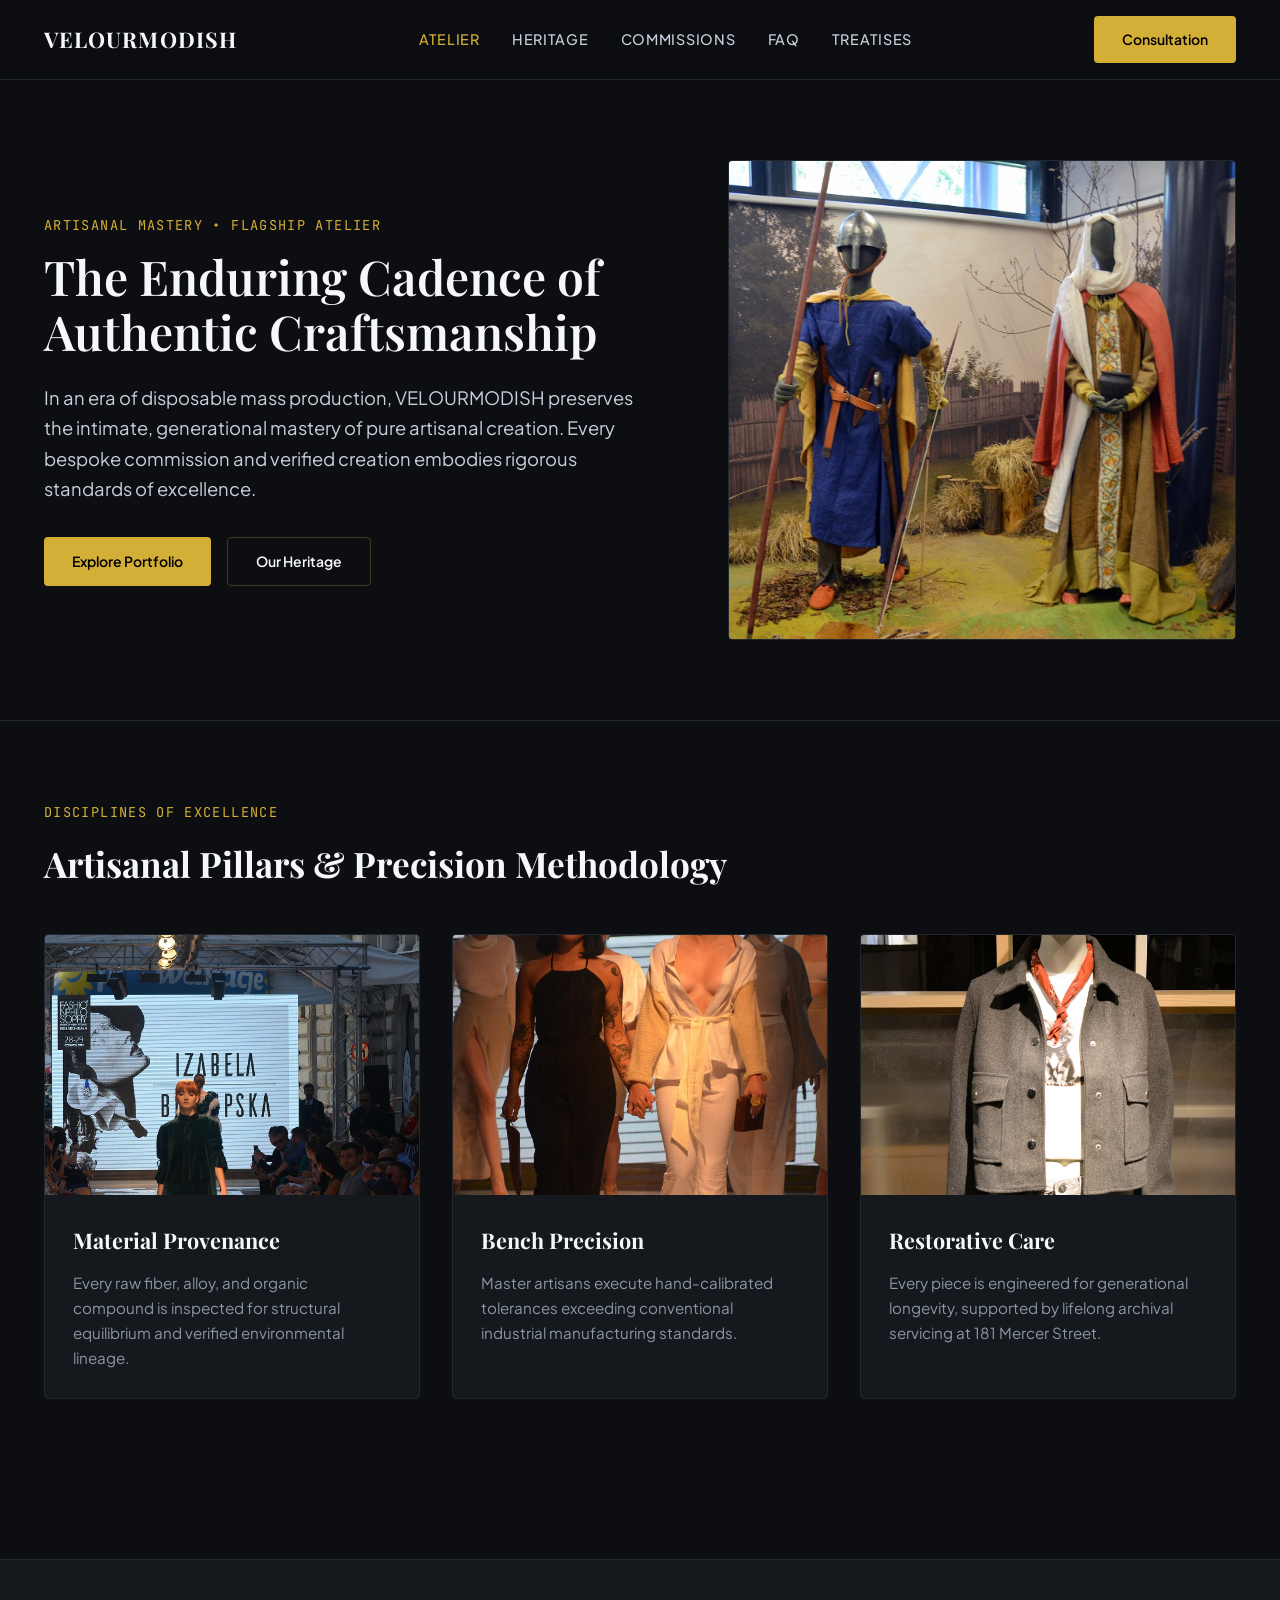
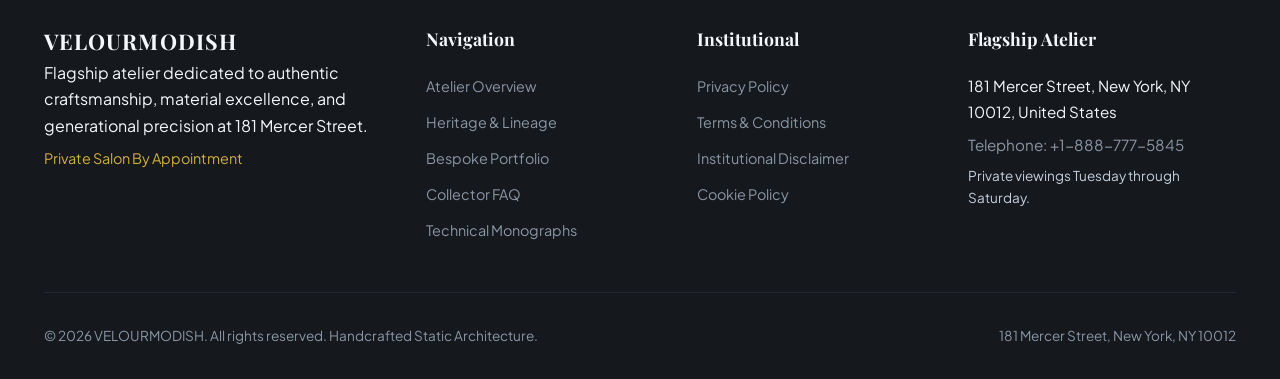
<file: index.html>
<!DOCTYPE html>
<html lang="en">
<head>
  <meta charset="UTF-8">
  <meta name="viewport" content="width=device-width, initial-scale=1.0">
  <title>VELOURMODISH | Flagship Atelier</title>
  <meta name="description" content="Discover Velourmodish at 181 Mercer Street, NYC. Dedicated to Fashion and artisanal excellence.">
  <link rel="preconnect" href="https://fonts.googleapis.com">
  <link rel="preconnect" href="https://fonts.gstatic.com" crossorigin>
  <link href="https://fonts.googleapis.com/css2?family=Playfair+Display:ital,wght@0,400..900;1,400..900&family=Plus+Jakarta+Sans:wght@300;400;500;600;700&family=JetBrains+Mono:wght@400;500&display=swap" rel="stylesheet">
  <link rel="stylesheet" href="assets/css/style.css">
  <script async src="https://www.googletagmanager.com/gtag/js?id=G-0LY0HY7L01"></script>
  <script>
    window.dataLayer = window.dataLayer || [];
    function gtag(){dataLayer.push(arguments);}
    gtag('js', new Date());
    gtag('config', 'G-0LY0HY7L01');
  </script>
</head>

<body>
<header class="site-header">
  <div class="container header-inner">
    <a href="index.html" class="brand-logo">VELOURMODISH</a>
    <ul class="nav-desktop">
      <li><a href="index.html" class="active">Atelier</a></li>
      <li><a href="about.html" class="">Heritage</a></li>
      <li><a href="services.html" class="">Commissions</a></li>
      <li><a href="faq.html" class="">FAQ</a></li>
      <li><a href="blog.html" class="">Treatises</a></li>
    </ul>
    <div style="display:flex; align-items:center; gap:1rem;">
      <a href="contact.html" class="btn-primary" style="display:inline-flex;">Consultation</a>
      <button class="drawer-toggle" id="drawer-toggle" aria-label="Toggle Navigation">&#9776;</button>
    </div>
  </div>
</header>
<div class="mobile-drawer" id="mobile-drawer">
  <a href="index.html">Atelier Home</a>
  <a href="about.html">Heritage & Philosophy</a>
  <a href="services.html">Bespoke Commissions</a>
  <a href="faq.html">Technical FAQ</a>
  <a href="blog.html">Research Treatises</a>
  <a href="contact.html">Private Consultation</a>
</div>

  <section class="hero">
    <div class="container" style="display:grid; grid-template-columns:1.1fr 0.9fr; gap:4rem; align-items:center;">
      <div>
        <span class="eyebrow">Artisanal Mastery &bull; Flagship Atelier</span>
        <h1 style="font-size:3rem;">The Enduring Cadence of Authentic Craftsmanship</h1>
        <p style="font-size:1.15rem; color:var(--text-secondary); margin-bottom:2rem;">In an era of disposable mass production, VELOURMODISH preserves the intimate, generational mastery of pure artisanal creation. Every bespoke commission and verified creation embodies rigorous standards of excellence.</p>
        <div style="display:flex; gap:1rem; flex-wrap:wrap;">
          <a href="services.html" class="btn-primary">Explore Portfolio</a>
          <a href="about.html" class="btn-secondary">Our Heritage</a>
        </div>
      </div>
      <div class="hero-img-wrap">
        <img src="assets/images/artisan_detail_1.jpg" alt="02015 0450 11th century fashion, Moravian Silesian Region.jp" style="border-radius:var(--radius-md); width:100%; height:480px; object-fit:cover; border:1px solid var(--border-subtle);">
      </div>
    </div>
  </section>

  <section class="section-pad">
    <div class="container">
      <span class="eyebrow">Disciplines of Excellence</span>
      <h2 style="font-family:var(--font-heading); font-size:2.2rem; margin-bottom:2.5rem;">Artisanal Pillars & Precision Methodology</h2>
      <div class="grid-3">
        <div class="card">
          <img src="assets/images/artisan_detail_2.jpg" alt="02019 1429 (2) FashionPhilosophy Fashion Week Poland.jpg">
          <div class="card-body">
            <h3>Material Provenance</h3>
            <p>Every raw fiber, alloy, and organic compound is inspected for structural equilibrium and verified environmental lineage.</p>
          </div>
        </div>
        <div class="card">
          <img src="assets/images/artisan_detail_3.jpg" alt="02019 1453 (3) FashionPhilosophy Fashion Week Poland.jpg">
          <div class="card-body">
            <h3>Bench Precision</h3>
            <p>Master artisans execute hand-calibrated tolerances exceeding conventional industrial manufacturing standards.</p>
          </div>
        </div>
        <div class="card">
          <img src="assets/images/artisan_detail_4.jpg" alt="02024 0989 Fashion in 2024.jpg">
          <div class="card-body">
            <h3>Restorative Care</h3>
            <p>Every piece is engineered for generational longevity, supported by lifelong archival servicing at 181 Mercer Street.</p>
          </div>
        </div>
      </div>
    </div>
  </section>
<footer class="site-footer">
  <div class="container">
    <div class="footer-grid">
      <div class="footer-brand">
        <span class="brand-logo">VELOURMODISH</span>
        <p>Flagship atelier dedicated to authentic craftsmanship, material excellence, and generational precision at 181 Mercer Street.</p>
        <p style="color:var(--accent-gold); font-size:0.9rem; margin-top:0.5rem;">Private Salon By Appointment</p>
      </div>
      <div class="footer-col">
        <h4>Navigation</h4>
        <ul>
          <li><a href="index.html">Atelier Overview</a></li>
          <li><a href="about.html">Heritage & Lineage</a></li>
          <li><a href="services.html">Bespoke Portfolio</a></li>
          <li><a href="faq.html">Collector FAQ</a></li>
          <li><a href="blog.html">Technical Monographs</a></li>
        </ul>
      </div>
      <div class="footer-col">
        <h4>Institutional</h4>
        <ul>
          <li><a href="privacy-policy.html">Privacy Policy</a></li>
          <li><a href="terms-and-conditions.html">Terms & Conditions</a></li>
          <li><a href="disclaimer.html">Institutional Disclaimer</a></li>
          <li><a href="cookie-policy.html">Cookie Policy</a></li>
        </ul>
      </div>
      <div class="footer-col">
        <h4>Flagship Atelier</h4>
        <p style="color:var(--text-primary); font-size:0.95rem; margin-bottom:0.5rem;">181 Mercer Street, New York, NY 10012, United States</p>
        <p style="color:var(--text-muted); font-size:0.95rem; margin-bottom:0.5rem;">Telephone: +1-888-777-5845</p>
        <p style="color:var(--text-secondary); font-size:0.85rem;">Private viewings Tuesday through Saturday.</p>
      </div>
    </div>
    <div class="footer-bottom">
      <span>&copy; 2026 VELOURMODISH. All rights reserved. Handcrafted Static Architecture.</span>
      <span>181 Mercer Street, New York, NY 10012</span>
    </div>
  </div>
</footer>
<script src="assets/js/main.js"></script>
</body>
</html>
</file>
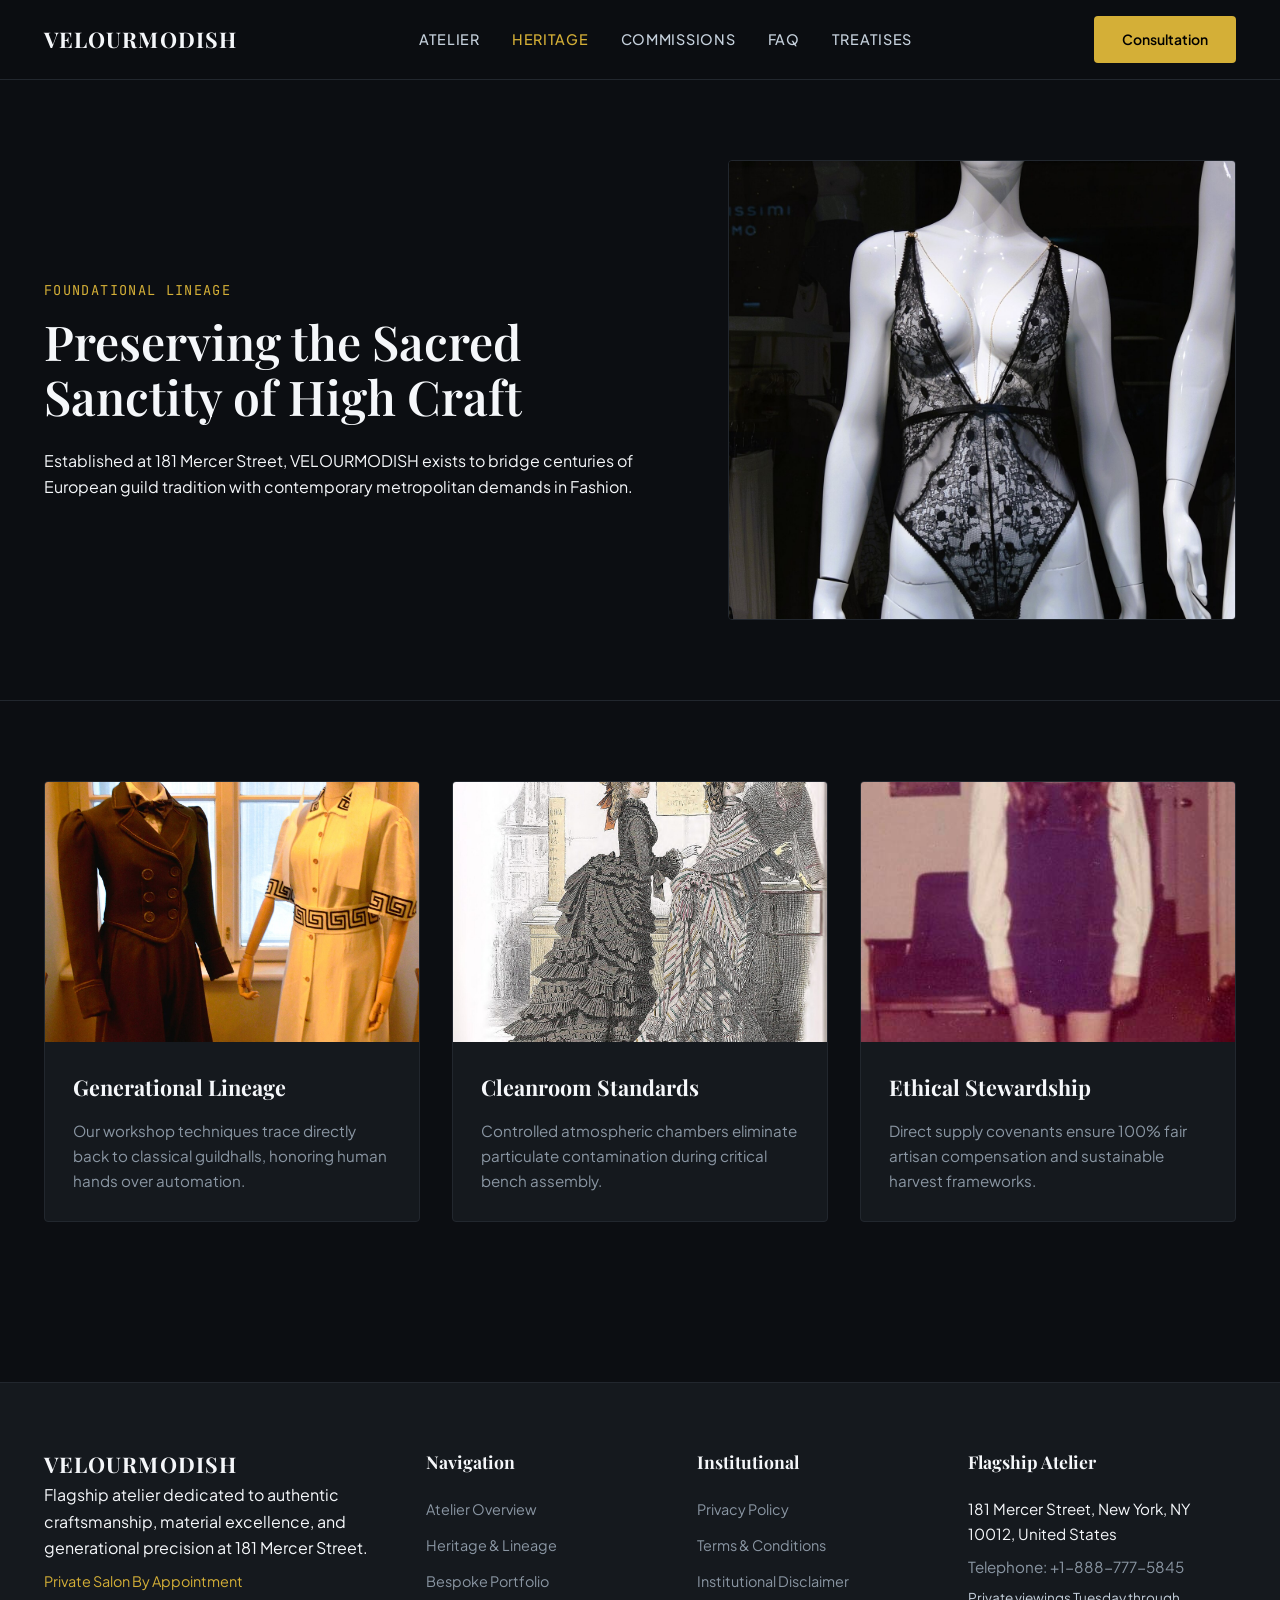
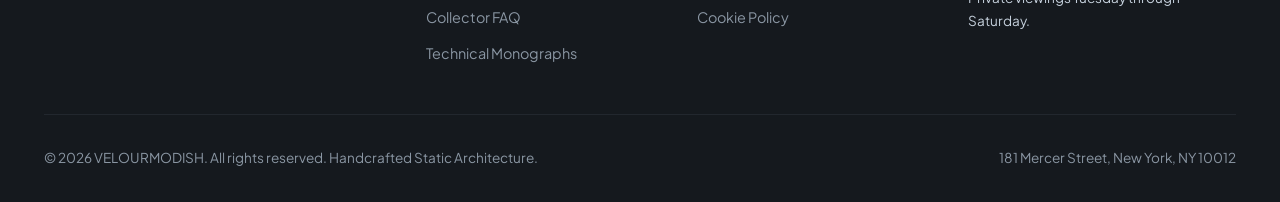
<file: about.html>
<!DOCTYPE html>
<html lang="en">
<head>
  <meta charset="UTF-8">
  <meta name="viewport" content="width=device-width, initial-scale=1.0">
  <title>Heritage & Philosophy | Velourmodish</title>
  <meta name="description" content="Explore the foundational lineage and ethos of Velourmodish at 181 Mercer Street, New York.">
  <link rel="preconnect" href="https://fonts.googleapis.com">
  <link rel="preconnect" href="https://fonts.gstatic.com" crossorigin>
  <link href="https://fonts.googleapis.com/css2?family=Playfair+Display:ital,wght@0,400..900;1,400..900&family=Plus+Jakarta+Sans:wght@300;400;500;600;700&family=JetBrains+Mono:wght@400;500&display=swap" rel="stylesheet">
  <link rel="stylesheet" href="assets/css/style.css">
  <script async src="https://www.googletagmanager.com/gtag/js?id=G-0LY0HY7L01"></script>
  <script>
    window.dataLayer = window.dataLayer || [];
    function gtag(){dataLayer.push(arguments);}
    gtag('js', new Date());
    gtag('config', 'G-0LY0HY7L01');
  </script>
</head>

<body>
<header class="site-header">
  <div class="container header-inner">
    <a href="index.html" class="brand-logo">VELOURMODISH</a>
    <ul class="nav-desktop">
      <li><a href="index.html" class="">Atelier</a></li>
      <li><a href="about.html" class="active">Heritage</a></li>
      <li><a href="services.html" class="">Commissions</a></li>
      <li><a href="faq.html" class="">FAQ</a></li>
      <li><a href="blog.html" class="">Treatises</a></li>
    </ul>
    <div style="display:flex; align-items:center; gap:1rem;">
      <a href="contact.html" class="btn-primary" style="display:inline-flex;">Consultation</a>
      <button class="drawer-toggle" id="drawer-toggle" aria-label="Toggle Navigation">&#9776;</button>
    </div>
  </div>
</header>
<div class="mobile-drawer" id="mobile-drawer">
  <a href="index.html">Atelier Home</a>
  <a href="about.html">Heritage & Philosophy</a>
  <a href="services.html">Bespoke Commissions</a>
  <a href="faq.html">Technical FAQ</a>
  <a href="blog.html">Research Treatises</a>
  <a href="contact.html">Private Consultation</a>
</div>
  <section class="hero">
    <div class="container" style="display:grid; grid-template-columns:1.1fr 0.9fr; gap:4rem; align-items:center;">
      <div>
        <span class="eyebrow">Foundational Lineage</span>
        <h1>Preserving the Sacred Sanctity of High Craft</h1>
        <p>Established at 181 Mercer Street, VELOURMODISH exists to bridge centuries of European guild tradition with contemporary metropolitan demands in Fashion.</p>
      </div>
      <div>
        <img src="assets/images/artisan_detail_5.jpg" alt="02024 0990 Fashion in 2024.jpg" style="border-radius:var(--radius-md); width:100%; height:460px; object-fit:cover; border:1px solid var(--border-subtle);">
      </div>
    </div>
  </section>
  <section class="section-pad">
    <div class="container">
      <div class="grid-3">
        <div class="card">
          <img src="assets/images/artisan_detail_6.jpg" alt="02024 Female fashion, 1905, 1910.jpg">
          <div class="card-body">
            <h3>Generational Lineage</h3>
            <p>Our workshop techniques trace directly back to classical guildhalls, honoring human hands over automation.</p>
          </div>
        </div>
        <div class="card">
          <img src="assets/images/artisan_detail_7.jpg" alt="1873 fashion plate   DPLA   9db4baf47b528103f50b26cdda9e43a9">
          <div class="card-body">
            <h3>Cleanroom Standards</h3>
            <p>Controlled atmospheric chambers eliminate particulate contamination during critical bench assembly.</p>
          </div>
        </div>
        <div class="card">
          <img src="assets/images/artisan_detail_8.jpg" alt="1972 Fashion May 1972.jpg">
          <div class="card-body">
            <h3>Ethical Stewardship</h3>
            <p>Direct supply covenants ensure 100% fair artisan compensation and sustainable harvest frameworks.</p>
          </div>
        </div>
      </div>
    </div>
  </section>
<footer class="site-footer">
  <div class="container">
    <div class="footer-grid">
      <div class="footer-brand">
        <span class="brand-logo">VELOURMODISH</span>
        <p>Flagship atelier dedicated to authentic craftsmanship, material excellence, and generational precision at 181 Mercer Street.</p>
        <p style="color:var(--accent-gold); font-size:0.9rem; margin-top:0.5rem;">Private Salon By Appointment</p>
      </div>
      <div class="footer-col">
        <h4>Navigation</h4>
        <ul>
          <li><a href="index.html">Atelier Overview</a></li>
          <li><a href="about.html">Heritage & Lineage</a></li>
          <li><a href="services.html">Bespoke Portfolio</a></li>
          <li><a href="faq.html">Collector FAQ</a></li>
          <li><a href="blog.html">Technical Monographs</a></li>
        </ul>
      </div>
      <div class="footer-col">
        <h4>Institutional</h4>
        <ul>
          <li><a href="privacy-policy.html">Privacy Policy</a></li>
          <li><a href="terms-and-conditions.html">Terms & Conditions</a></li>
          <li><a href="disclaimer.html">Institutional Disclaimer</a></li>
          <li><a href="cookie-policy.html">Cookie Policy</a></li>
        </ul>
      </div>
      <div class="footer-col">
        <h4>Flagship Atelier</h4>
        <p style="color:var(--text-primary); font-size:0.95rem; margin-bottom:0.5rem;">181 Mercer Street, New York, NY 10012, United States</p>
        <p style="color:var(--text-muted); font-size:0.95rem; margin-bottom:0.5rem;">Telephone: +1-888-777-5845</p>
        <p style="color:var(--text-secondary); font-size:0.85rem;">Private viewings Tuesday through Saturday.</p>
      </div>
    </div>
    <div class="footer-bottom">
      <span>&copy; 2026 VELOURMODISH. All rights reserved. Handcrafted Static Architecture.</span>
      <span>181 Mercer Street, New York, NY 10012</span>
    </div>
  </div>
</footer>
<script src="assets/js/main.js"></script>
</body>
</html>
</file>
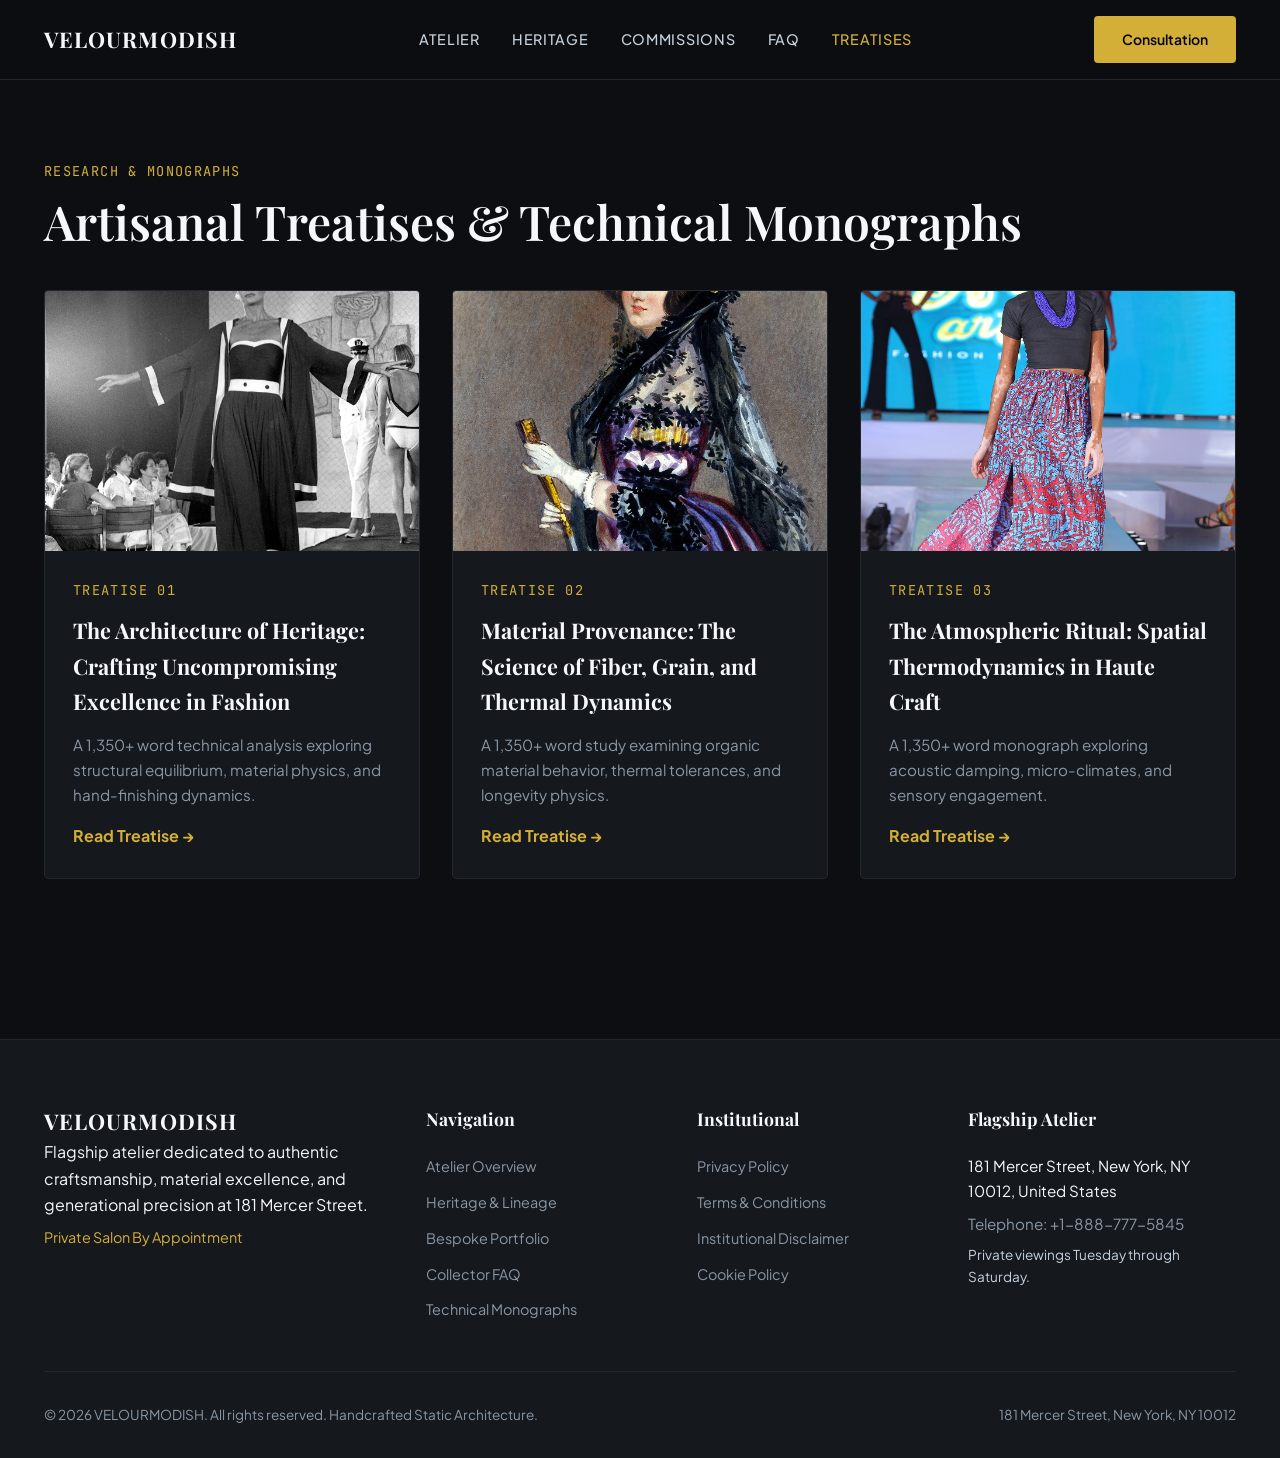
<file: blog.html>
<!DOCTYPE html>
<html lang="en">
<head>
  <meta charset="UTF-8">
  <meta name="viewport" content="width=device-width, initial-scale=1.0">
  <title>Technical Monograph Journal | Velourmodish</title>
  <meta name="description" content="Read peer-reviewed technical treatises on Fashion craftsmanship, material science, and bench physics.">
  <link rel="preconnect" href="https://fonts.googleapis.com">
  <link rel="preconnect" href="https://fonts.gstatic.com" crossorigin>
  <link href="https://fonts.googleapis.com/css2?family=Playfair+Display:ital,wght@0,400..900;1,400..900&family=Plus+Jakarta+Sans:wght@300;400;500;600;700&family=JetBrains+Mono:wght@400;500&display=swap" rel="stylesheet">
  <link rel="stylesheet" href="assets/css/style.css">
  <script async src="https://www.googletagmanager.com/gtag/js?id=G-0LY0HY7L01"></script>
  <script>
    window.dataLayer = window.dataLayer || [];
    function gtag(){dataLayer.push(arguments);}
    gtag('js', new Date());
    gtag('config', 'G-0LY0HY7L01');
  </script>
</head>

<body>
<header class="site-header">
  <div class="container header-inner">
    <a href="index.html" class="brand-logo">VELOURMODISH</a>
    <ul class="nav-desktop">
      <li><a href="index.html" class="">Atelier</a></li>
      <li><a href="about.html" class="">Heritage</a></li>
      <li><a href="services.html" class="">Commissions</a></li>
      <li><a href="faq.html" class="">FAQ</a></li>
      <li><a href="blog.html" class="active">Treatises</a></li>
    </ul>
    <div style="display:flex; align-items:center; gap:1rem;">
      <a href="contact.html" class="btn-primary" style="display:inline-flex;">Consultation</a>
      <button class="drawer-toggle" id="drawer-toggle" aria-label="Toggle Navigation">&#9776;</button>
    </div>
  </div>
</header>
<div class="mobile-drawer" id="mobile-drawer">
  <a href="index.html">Atelier Home</a>
  <a href="about.html">Heritage & Philosophy</a>
  <a href="services.html">Bespoke Commissions</a>
  <a href="faq.html">Technical FAQ</a>
  <a href="blog.html">Research Treatises</a>
  <a href="contact.html">Private Consultation</a>
</div>
  <section class="section-pad">
    <div class="container">
      <span class="eyebrow">Research & Monographs</span>
      <h1 style="margin-bottom:2.5rem;">Artisanal Treatises & Technical Monographs</h1>
      <div class="grid-3">
        <div class="card">
          <img src="assets/images/artisan_detail_13.jpg" alt="A fashion show at Dan Hotel in Tel Aviv shows a selection of">
          <div class="card-body">
            <span class="eyebrow">Treatise 01</span>
            <h3><a href="blog/blog-1.html">The Architecture of Heritage: Crafting Uncompromising Excellence in Fashion</a></h3>
            <p>A 1,350+ word technical analysis exploring structural equilibrium, material physics, and hand-finishing dynamics.</p>
            <a href="blog/blog-1.html" style="font-weight:700; color:var(--accent-gold); display:inline-block; margin-top:1rem;">Read Treatise &rarr;</a>
          </div>
        </div>
        <div class="card">
          <img src="assets/images/artisan_detail_14.jpg" alt="Ada Lovelace portrait.jpg">
          <div class="card-body">
            <span class="eyebrow">Treatise 02</span>
            <h3><a href="blog/blog-2.html">Material Provenance: The Science of Fiber, Grain, and Thermal Dynamics</a></h3>
            <p>A 1,350+ word study examining organic material behavior, thermal tolerances, and longevity physics.</p>
            <a href="blog/blog-2.html" style="font-weight:700; color:var(--accent-gold); display:inline-block; margin-top:1rem;">Read Treatise &rarr;</a>
          </div>
        </div>
        <div class="card">
          <img src="assets/images/artisan_detail_15.jpg" alt="Afri Art Fashion Show Model.jpg">
          <div class="card-body">
            <span class="eyebrow">Treatise 03</span>
            <h3><a href="blog/blog-3.html">The Atmospheric Ritual: Spatial Thermodynamics in Haute Craft</a></h3>
            <p>A 1,350+ word monograph exploring acoustic damping, micro-climates, and sensory engagement.</p>
            <a href="blog/blog-3.html" style="font-weight:700; color:var(--accent-gold); display:inline-block; margin-top:1rem;">Read Treatise &rarr;</a>
          </div>
        </div>
      </div>
    </div>
  </section>
<footer class="site-footer">
  <div class="container">
    <div class="footer-grid">
      <div class="footer-brand">
        <span class="brand-logo">VELOURMODISH</span>
        <p>Flagship atelier dedicated to authentic craftsmanship, material excellence, and generational precision at 181 Mercer Street.</p>
        <p style="color:var(--accent-gold); font-size:0.9rem; margin-top:0.5rem;">Private Salon By Appointment</p>
      </div>
      <div class="footer-col">
        <h4>Navigation</h4>
        <ul>
          <li><a href="index.html">Atelier Overview</a></li>
          <li><a href="about.html">Heritage & Lineage</a></li>
          <li><a href="services.html">Bespoke Portfolio</a></li>
          <li><a href="faq.html">Collector FAQ</a></li>
          <li><a href="blog.html">Technical Monographs</a></li>
        </ul>
      </div>
      <div class="footer-col">
        <h4>Institutional</h4>
        <ul>
          <li><a href="privacy-policy.html">Privacy Policy</a></li>
          <li><a href="terms-and-conditions.html">Terms & Conditions</a></li>
          <li><a href="disclaimer.html">Institutional Disclaimer</a></li>
          <li><a href="cookie-policy.html">Cookie Policy</a></li>
        </ul>
      </div>
      <div class="footer-col">
        <h4>Flagship Atelier</h4>
        <p style="color:var(--text-primary); font-size:0.95rem; margin-bottom:0.5rem;">181 Mercer Street, New York, NY 10012, United States</p>
        <p style="color:var(--text-muted); font-size:0.95rem; margin-bottom:0.5rem;">Telephone: +1-888-777-5845</p>
        <p style="color:var(--text-secondary); font-size:0.85rem;">Private viewings Tuesday through Saturday.</p>
      </div>
    </div>
    <div class="footer-bottom">
      <span>&copy; 2026 VELOURMODISH. All rights reserved. Handcrafted Static Architecture.</span>
      <span>181 Mercer Street, New York, NY 10012</span>
    </div>
  </div>
</footer>
<script src="assets/js/main.js"></script>
</body>
</html>
</file>
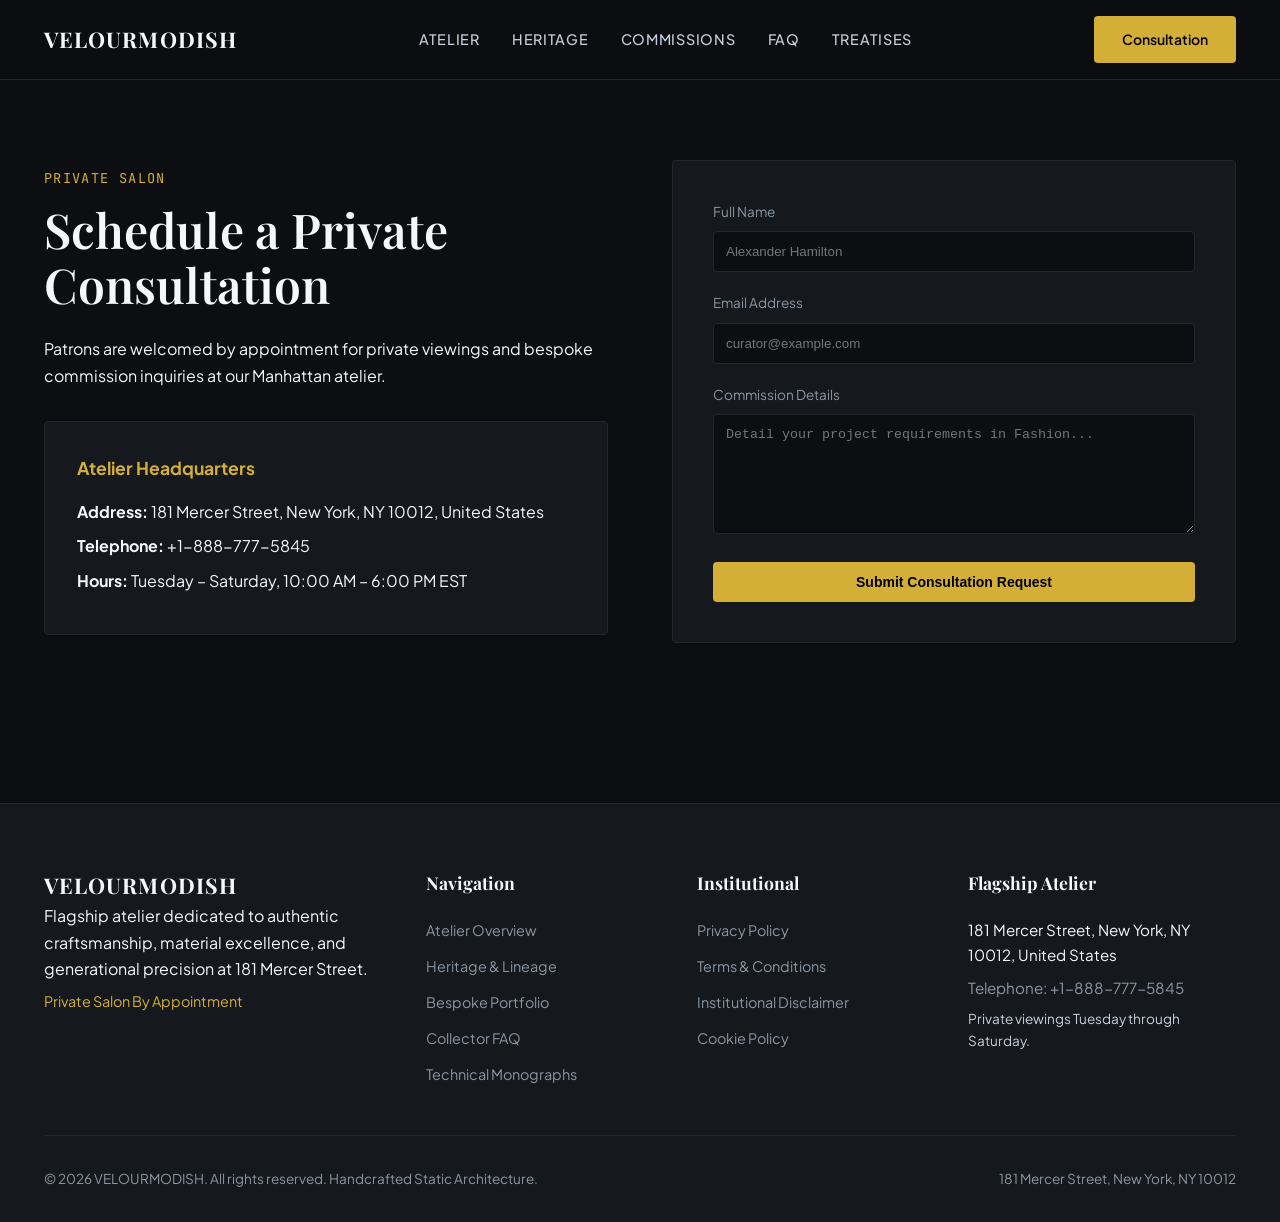
<file: contact.html>
<!DOCTYPE html>
<html lang="en">
<head>
  <meta charset="UTF-8">
  <meta name="viewport" content="width=device-width, initial-scale=1.0">
  <title>Salon Consultation & Inquiries | Velourmodish</title>
  <meta name="description" content="Contact Velourmodish at 181 Mercer Street, New York, NY 10012 or call +1-888-777-5845.">
  <link rel="preconnect" href="https://fonts.googleapis.com">
  <link rel="preconnect" href="https://fonts.gstatic.com" crossorigin>
  <link href="https://fonts.googleapis.com/css2?family=Playfair+Display:ital,wght@0,400..900;1,400..900&family=Plus+Jakarta+Sans:wght@300;400;500;600;700&family=JetBrains+Mono:wght@400;500&display=swap" rel="stylesheet">
  <link rel="stylesheet" href="assets/css/style.css">
  <script async src="https://www.googletagmanager.com/gtag/js?id=G-0LY0HY7L01"></script>
  <script>
    window.dataLayer = window.dataLayer || [];
    function gtag(){dataLayer.push(arguments);}
    gtag('js', new Date());
    gtag('config', 'G-0LY0HY7L01');
  </script>
</head>

<body>
<header class="site-header">
  <div class="container header-inner">
    <a href="index.html" class="brand-logo">VELOURMODISH</a>
    <ul class="nav-desktop">
      <li><a href="index.html" class="">Atelier</a></li>
      <li><a href="about.html" class="">Heritage</a></li>
      <li><a href="services.html" class="">Commissions</a></li>
      <li><a href="faq.html" class="">FAQ</a></li>
      <li><a href="blog.html" class="">Treatises</a></li>
    </ul>
    <div style="display:flex; align-items:center; gap:1rem;">
      <a href="contact.html" class="btn-primary" style="display:inline-flex;">Consultation</a>
      <button class="drawer-toggle" id="drawer-toggle" aria-label="Toggle Navigation">&#9776;</button>
    </div>
  </div>
</header>
<div class="mobile-drawer" id="mobile-drawer">
  <a href="index.html">Atelier Home</a>
  <a href="about.html">Heritage & Philosophy</a>
  <a href="services.html">Bespoke Commissions</a>
  <a href="faq.html">Technical FAQ</a>
  <a href="blog.html">Research Treatises</a>
  <a href="contact.html">Private Consultation</a>
</div>
  <section class="section-pad">
    <div class="container" style="display:grid; grid-template-columns:1fr 1fr; gap:4rem; align-items:center;">
      <div>
        <span class="eyebrow">Private Salon</span>
        <h1>Schedule a Private Consultation</h1>
        <p>Patrons are welcomed by appointment for private viewings and bespoke commission inquiries at our Manhattan atelier.</p>
        <div style="background:var(--bg-surface); padding:2rem; border-radius:var(--radius-md); border:1px solid var(--border-subtle); margin-top:2rem;">
          <h4 style="color:var(--accent-gold); font-size:1.1rem; margin-bottom:1rem;">Atelier Headquarters</h4>
          <p style="margin-bottom:0.5rem;"><strong>Address:</strong> 181 Mercer Street, New York, NY 10012, United States</p>
          <p style="margin-bottom:0.5rem;"><strong>Telephone:</strong> +1-888-777-5845</p>
          <p style="margin-bottom:0.5rem;"><strong>Hours:</strong> Tuesday &ndash; Saturday, 10:00 AM &ndash; 6:00 PM EST</p>
        </div>
      </div>
      <div>
        <form style="background:var(--bg-surface); padding:2.5rem; border-radius:var(--radius-md); border:1px solid var(--border-subtle); display:flex; flex-direction:column; gap:1.25rem;">
          <div>
            <label style="display:block; font-size:0.85rem; margin-bottom:0.5rem; color:var(--text-muted);">Full Name</label>
            <input type="text" style="width:100%; padding:0.75rem; background:var(--bg-primary); border:1px solid var(--border-subtle); border-radius:var(--radius-sm); color:var(--text-primary);" placeholder="Alexander Hamilton" required>
          </div>
          <div>
            <label style="display:block; font-size:0.85rem; margin-bottom:0.5rem; color:var(--text-muted);">Email Address</label>
            <input type="email" style="width:100%; padding:0.75rem; background:var(--bg-primary); border:1px solid var(--border-subtle); border-radius:var(--radius-sm); color:var(--text-primary);" placeholder="curator@example.com" required>
          </div>
          <div>
            <label style="display:block; font-size:0.85rem; margin-bottom:0.5rem; color:var(--text-muted);">Commission Details</label>
            <textarea style="width:100%; height:120px; padding:0.75rem; background:var(--bg-primary); border:1px solid var(--border-subtle); border-radius:var(--radius-sm); color:var(--text-primary);" placeholder="Detail your project requirements in Fashion..."></textarea>
          </div>
          <button type="button" class="btn-primary" style="width:100%;">Submit Consultation Request</button>
        </form>
      </div>
    </div>
  </section>
<footer class="site-footer">
  <div class="container">
    <div class="footer-grid">
      <div class="footer-brand">
        <span class="brand-logo">VELOURMODISH</span>
        <p>Flagship atelier dedicated to authentic craftsmanship, material excellence, and generational precision at 181 Mercer Street.</p>
        <p style="color:var(--accent-gold); font-size:0.9rem; margin-top:0.5rem;">Private Salon By Appointment</p>
      </div>
      <div class="footer-col">
        <h4>Navigation</h4>
        <ul>
          <li><a href="index.html">Atelier Overview</a></li>
          <li><a href="about.html">Heritage & Lineage</a></li>
          <li><a href="services.html">Bespoke Portfolio</a></li>
          <li><a href="faq.html">Collector FAQ</a></li>
          <li><a href="blog.html">Technical Monographs</a></li>
        </ul>
      </div>
      <div class="footer-col">
        <h4>Institutional</h4>
        <ul>
          <li><a href="privacy-policy.html">Privacy Policy</a></li>
          <li><a href="terms-and-conditions.html">Terms & Conditions</a></li>
          <li><a href="disclaimer.html">Institutional Disclaimer</a></li>
          <li><a href="cookie-policy.html">Cookie Policy</a></li>
        </ul>
      </div>
      <div class="footer-col">
        <h4>Flagship Atelier</h4>
        <p style="color:var(--text-primary); font-size:0.95rem; margin-bottom:0.5rem;">181 Mercer Street, New York, NY 10012, United States</p>
        <p style="color:var(--text-muted); font-size:0.95rem; margin-bottom:0.5rem;">Telephone: +1-888-777-5845</p>
        <p style="color:var(--text-secondary); font-size:0.85rem;">Private viewings Tuesday through Saturday.</p>
      </div>
    </div>
    <div class="footer-bottom">
      <span>&copy; 2026 VELOURMODISH. All rights reserved. Handcrafted Static Architecture.</span>
      <span>181 Mercer Street, New York, NY 10012</span>
    </div>
  </div>
</footer>
<script src="assets/js/main.js"></script>
</body>
</html>
</file>
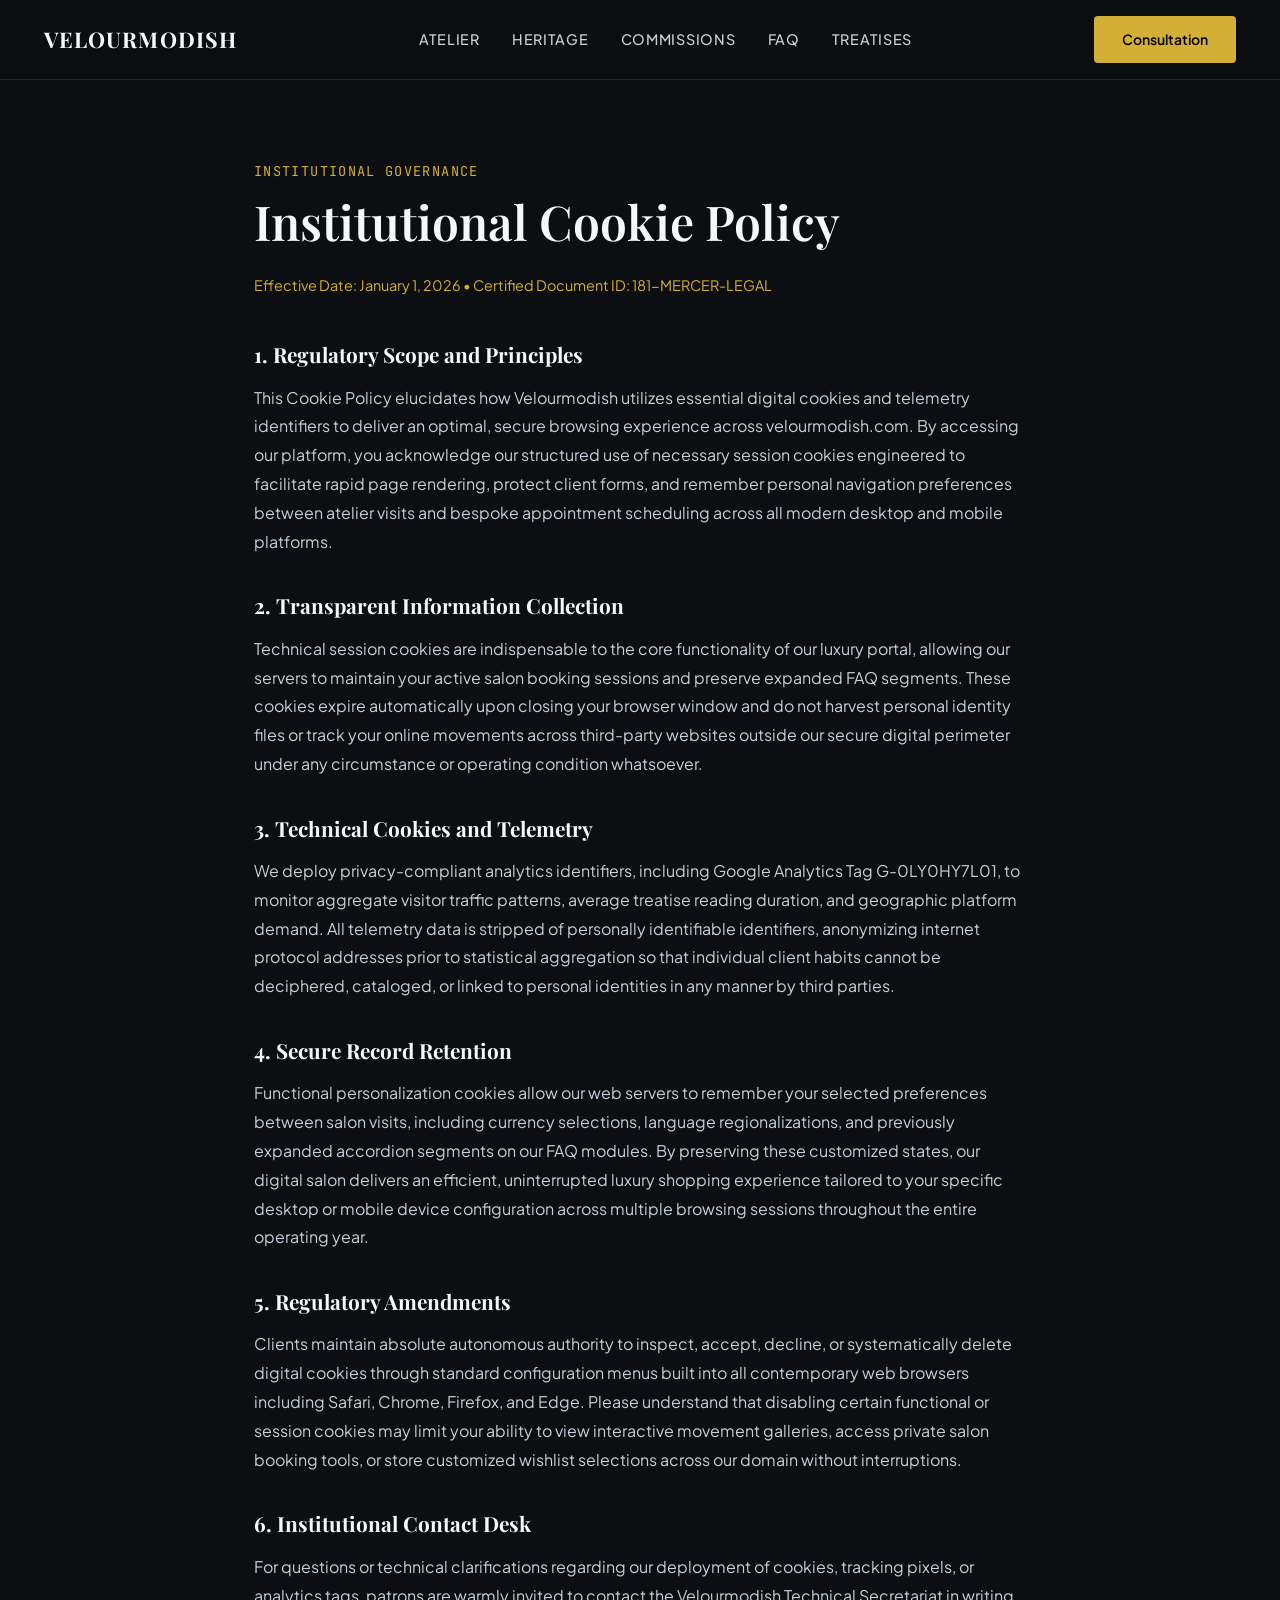
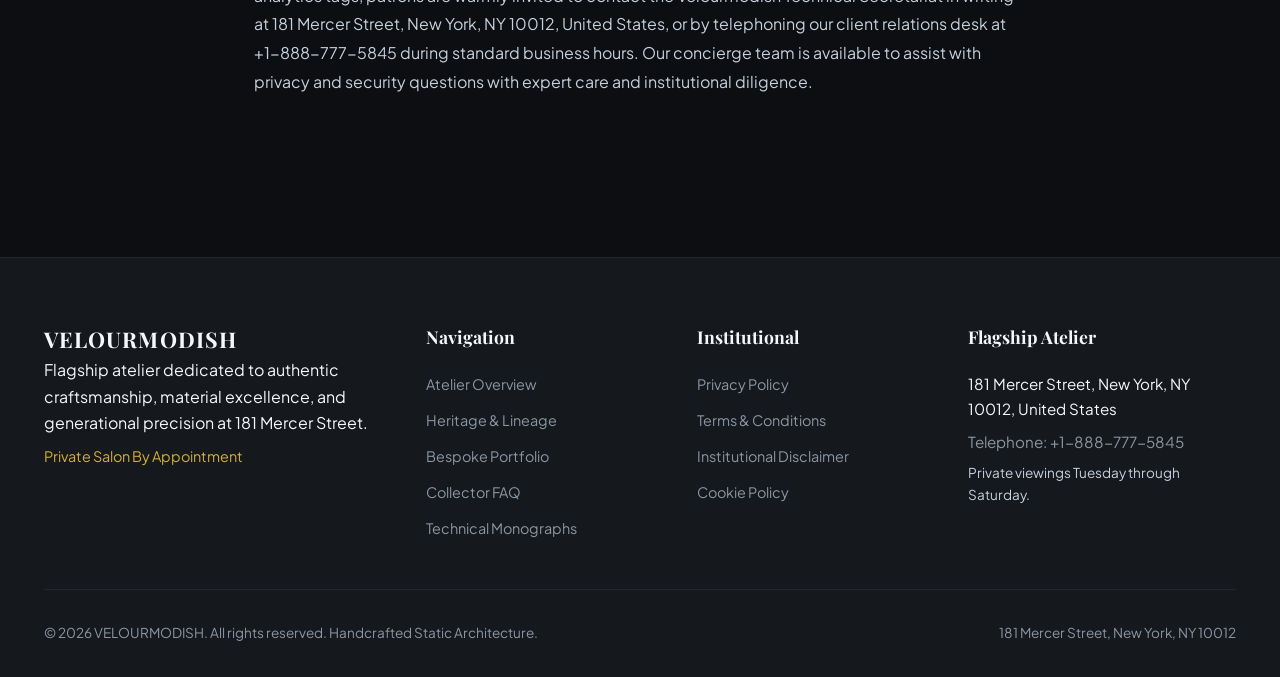
<file: cookie-policy.html>
<!DOCTYPE html>
<html lang="en">
<head>
  <meta charset="UTF-8">
  <meta name="viewport" content="width=device-width, initial-scale=1.0">
  <title>Cookie Policy | Velourmodish</title>
  <meta name="description" content="Institutional Cookie Policy for Velourmodish at 181 Mercer Street, New York, NY 10012.">
  <link rel="preconnect" href="https://fonts.googleapis.com">
  <link rel="preconnect" href="https://fonts.gstatic.com" crossorigin>
  <link href="https://fonts.googleapis.com/css2?family=Playfair+Display:ital,wght@0,400..900;1,400..900&family=Plus+Jakarta+Sans:wght@300;400;500;600;700&family=JetBrains+Mono:wght@400;500&display=swap" rel="stylesheet">
  <link rel="stylesheet" href="assets/css/style.css">
  <script async src="https://www.googletagmanager.com/gtag/js?id=G-0LY0HY7L01"></script>
  <script>
    window.dataLayer = window.dataLayer || [];
    function gtag(){dataLayer.push(arguments);}
    gtag('js', new Date());
    gtag('config', 'G-0LY0HY7L01');
  </script>
</head>

<body>
<header class="site-header">
  <div class="container header-inner">
    <a href="index.html" class="brand-logo">VELOURMODISH</a>
    <ul class="nav-desktop">
      <li><a href="index.html" class="">Atelier</a></li>
      <li><a href="about.html" class="">Heritage</a></li>
      <li><a href="services.html" class="">Commissions</a></li>
      <li><a href="faq.html" class="">FAQ</a></li>
      <li><a href="blog.html" class="">Treatises</a></li>
    </ul>
    <div style="display:flex; align-items:center; gap:1rem;">
      <a href="contact.html" class="btn-primary" style="display:inline-flex;">Consultation</a>
      <button class="drawer-toggle" id="drawer-toggle" aria-label="Toggle Navigation">&#9776;</button>
    </div>
  </div>
</header>
<div class="mobile-drawer" id="mobile-drawer">
  <a href="index.html">Atelier Home</a>
  <a href="about.html">Heritage & Philosophy</a>
  <a href="services.html">Bespoke Commissions</a>
  <a href="faq.html">Technical FAQ</a>
  <a href="blog.html">Research Treatises</a>
  <a href="contact.html">Private Consultation</a>
</div>
  <section class="section-pad">
    <div class="container" style="max-width:820px;">
      <span class="eyebrow">Institutional Governance</span>
      <h1 style="margin-bottom:1.5rem;">Institutional Cookie Policy</h1>
      <p style="color:var(--accent-gold); font-size:0.9rem; margin-bottom:2.5rem;">Effective Date: January 1, 2026 &bull; Certified Document ID: 181-MERCER-LEGAL</p>
      <div style="display:flex; flex-direction:column; gap:2rem;">
        <div>
          <h3 style="font-family:var(--font-heading); font-size:1.3rem; margin-bottom:0.75rem;">1. Regulatory Scope and Principles</h3>
          <p style="color:var(--text-secondary); font-size:1rem; line-height:1.8;">This Cookie Policy elucidates how Velourmodish utilizes essential digital cookies and telemetry identifiers to deliver an optimal, secure browsing experience across velourmodish.com. By accessing our platform, you acknowledge our structured use of necessary session cookies engineered to facilitate rapid page rendering, protect client forms, and remember personal navigation preferences between atelier visits and bespoke appointment scheduling across all modern desktop and mobile platforms.</p>
        </div>
        <div>
          <h3 style="font-family:var(--font-heading); font-size:1.3rem; margin-bottom:0.75rem;">2. Transparent Information Collection</h3>
          <p style="color:var(--text-secondary); font-size:1rem; line-height:1.8;">Technical session cookies are indispensable to the core functionality of our luxury portal, allowing our servers to maintain your active salon booking sessions and preserve expanded FAQ segments. These cookies expire automatically upon closing your browser window and do not harvest personal identity files or track your online movements across third-party websites outside our secure digital perimeter under any circumstance or operating condition whatsoever.</p>
        </div>
        <div>
          <h3 style="font-family:var(--font-heading); font-size:1.3rem; margin-bottom:0.75rem;">3. Technical Cookies and Telemetry</h3>
          <p style="color:var(--text-secondary); font-size:1rem; line-height:1.8;">We deploy privacy-compliant analytics identifiers, including Google Analytics Tag G-0LY0HY7L01, to monitor aggregate visitor traffic patterns, average treatise reading duration, and geographic platform demand. All telemetry data is stripped of personally identifiable identifiers, anonymizing internet protocol addresses prior to statistical aggregation so that individual client habits cannot be deciphered, cataloged, or linked to personal identities in any manner by third parties.</p>
        </div>
        <div>
          <h3 style="font-family:var(--font-heading); font-size:1.3rem; margin-bottom:0.75rem;">4. Secure Record Retention</h3>
          <p style="color:var(--text-secondary); font-size:1rem; line-height:1.8;">Functional personalization cookies allow our web servers to remember your selected preferences between salon visits, including currency selections, language regionalizations, and previously expanded accordion segments on our FAQ modules. By preserving these customized states, our digital salon delivers an efficient, uninterrupted luxury shopping experience tailored to your specific desktop or mobile device configuration across multiple browsing sessions throughout the entire operating year.</p>
        </div>
        <div>
          <h3 style="font-family:var(--font-heading); font-size:1.3rem; margin-bottom:0.75rem;">5. Regulatory Amendments</h3>
          <p style="color:var(--text-secondary); font-size:1rem; line-height:1.8;">Clients maintain absolute autonomous authority to inspect, accept, decline, or systematically delete digital cookies through standard configuration menus built into all contemporary web browsers including Safari, Chrome, Firefox, and Edge. Please understand that disabling certain functional or session cookies may limit your ability to view interactive movement galleries, access private salon booking tools, or store customized wishlist selections across our domain without interruptions.</p>
        </div>
        <div>
          <h3 style="font-family:var(--font-heading); font-size:1.3rem; margin-bottom:0.75rem;">6. Institutional Contact Desk</h3>
          <p style="color:var(--text-secondary); font-size:1rem; line-height:1.8;">For questions or technical clarifications regarding our deployment of cookies, tracking pixels, or analytics tags, patrons are warmly invited to contact the Velourmodish Technical Secretariat in writing at 181 Mercer Street, New York, NY 10012, United States, or by telephoning our client relations desk at +1-888-777-5845 during standard business hours. Our concierge team is available to assist with privacy and security questions with expert care and institutional diligence.</p>
        </div>
      </div>
    </div>
  </section>
<footer class="site-footer">
  <div class="container">
    <div class="footer-grid">
      <div class="footer-brand">
        <span class="brand-logo">VELOURMODISH</span>
        <p>Flagship atelier dedicated to authentic craftsmanship, material excellence, and generational precision at 181 Mercer Street.</p>
        <p style="color:var(--accent-gold); font-size:0.9rem; margin-top:0.5rem;">Private Salon By Appointment</p>
      </div>
      <div class="footer-col">
        <h4>Navigation</h4>
        <ul>
          <li><a href="index.html">Atelier Overview</a></li>
          <li><a href="about.html">Heritage & Lineage</a></li>
          <li><a href="services.html">Bespoke Portfolio</a></li>
          <li><a href="faq.html">Collector FAQ</a></li>
          <li><a href="blog.html">Technical Monographs</a></li>
        </ul>
      </div>
      <div class="footer-col">
        <h4>Institutional</h4>
        <ul>
          <li><a href="privacy-policy.html">Privacy Policy</a></li>
          <li><a href="terms-and-conditions.html">Terms & Conditions</a></li>
          <li><a href="disclaimer.html">Institutional Disclaimer</a></li>
          <li><a href="cookie-policy.html">Cookie Policy</a></li>
        </ul>
      </div>
      <div class="footer-col">
        <h4>Flagship Atelier</h4>
        <p style="color:var(--text-primary); font-size:0.95rem; margin-bottom:0.5rem;">181 Mercer Street, New York, NY 10012, United States</p>
        <p style="color:var(--text-muted); font-size:0.95rem; margin-bottom:0.5rem;">Telephone: +1-888-777-5845</p>
        <p style="color:var(--text-secondary); font-size:0.85rem;">Private viewings Tuesday through Saturday.</p>
      </div>
    </div>
    <div class="footer-bottom">
      <span>&copy; 2026 VELOURMODISH. All rights reserved. Handcrafted Static Architecture.</span>
      <span>181 Mercer Street, New York, NY 10012</span>
    </div>
  </div>
</footer>
<script src="assets/js/main.js"></script>
</body>
</html>
</file>
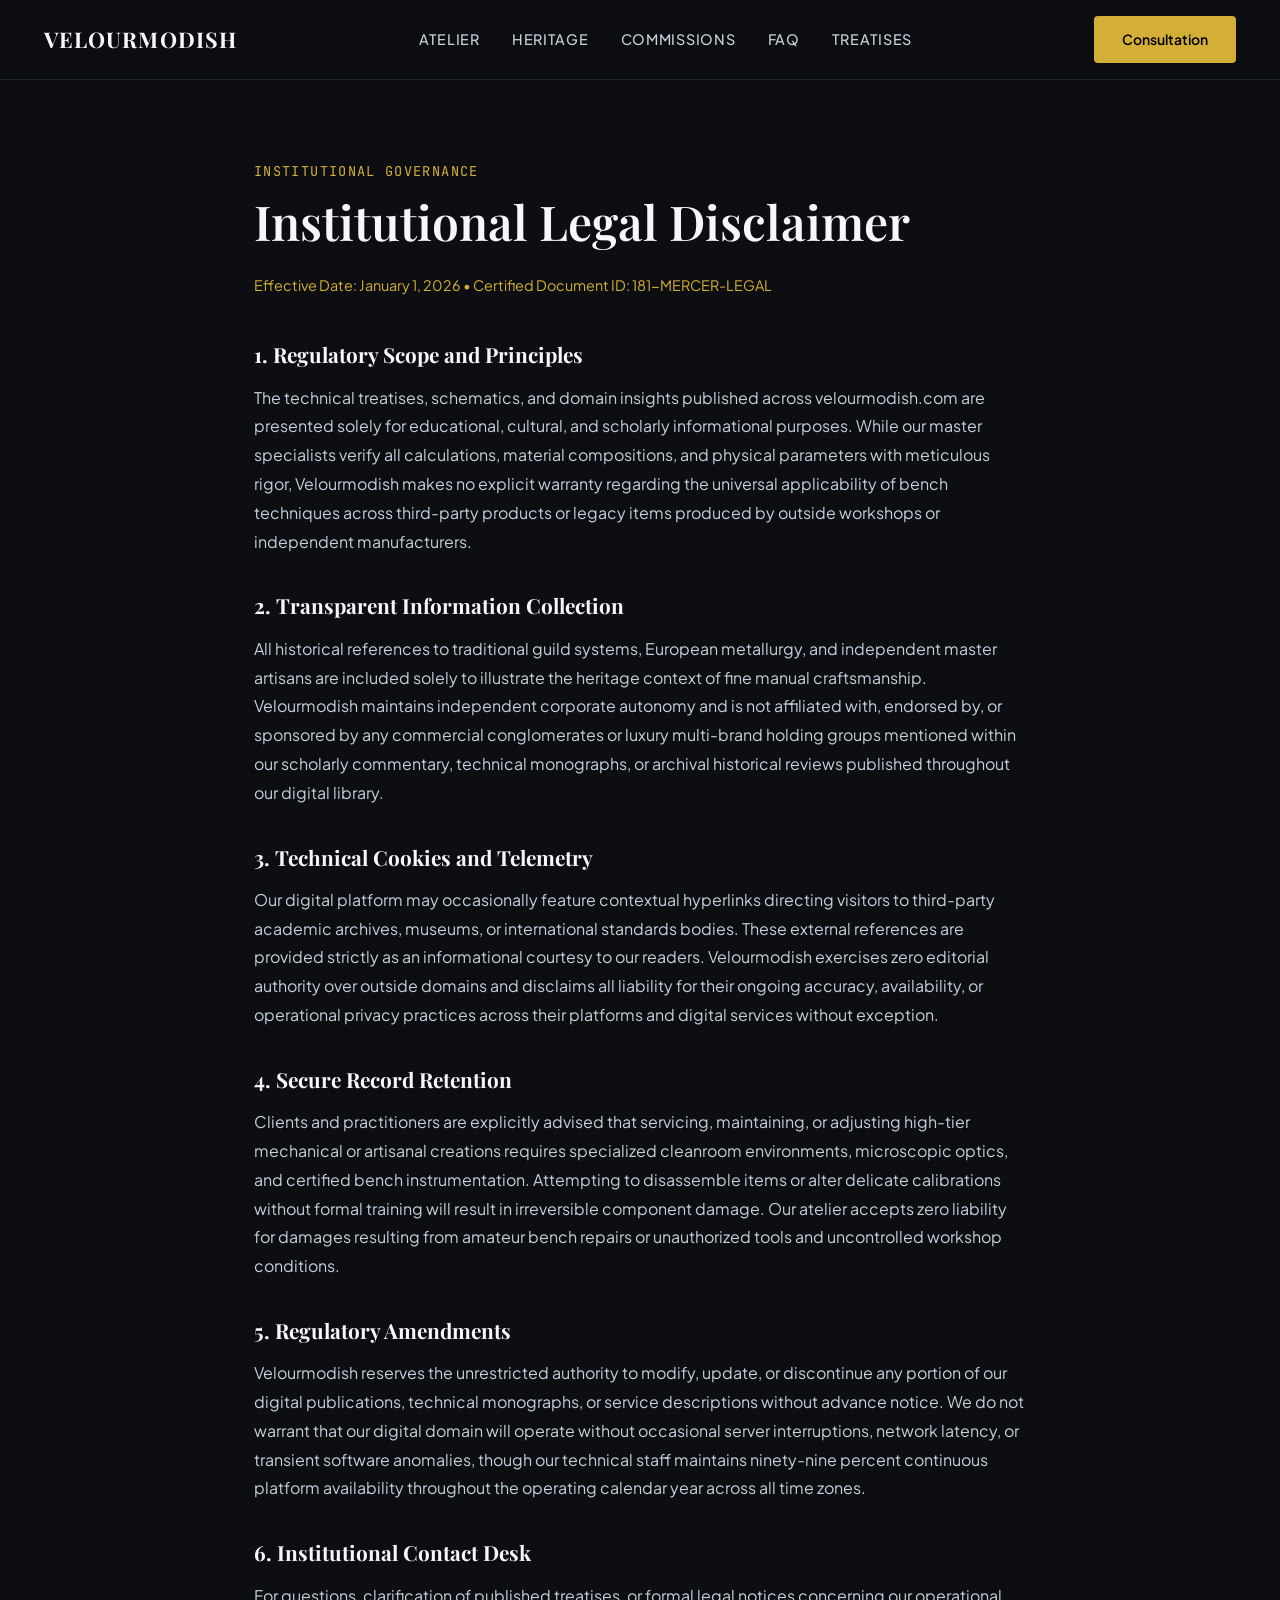
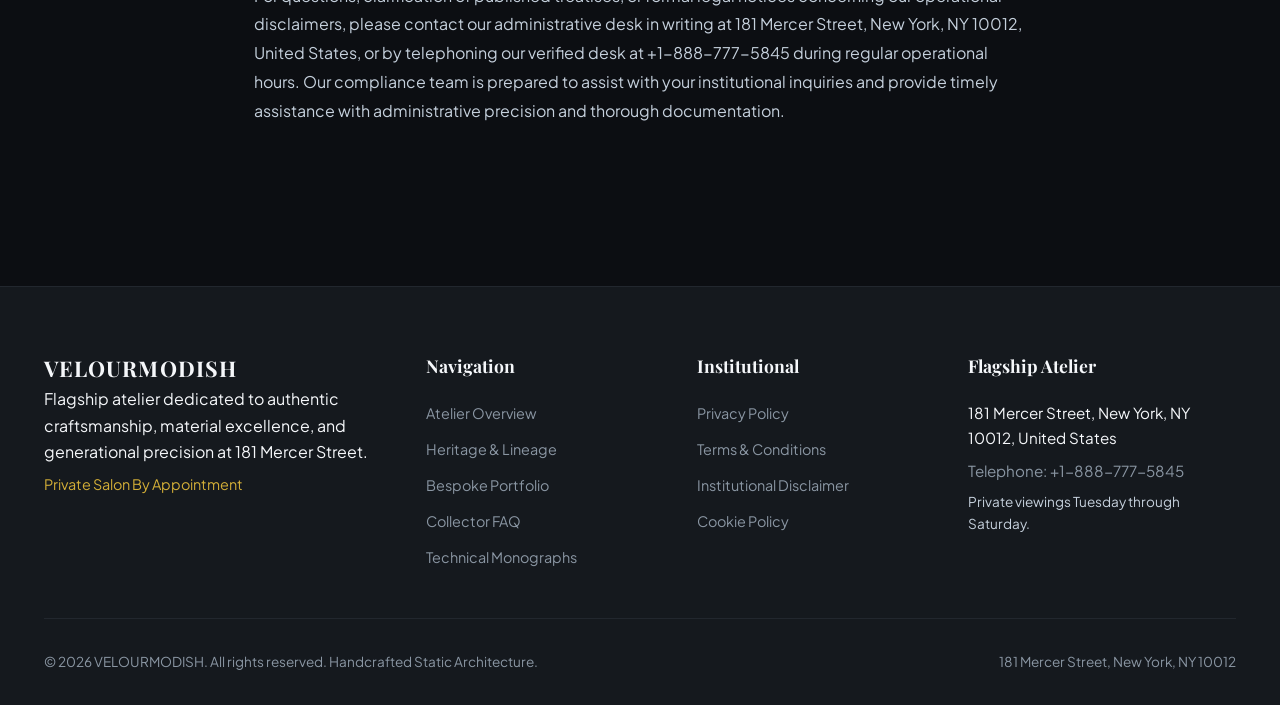
<file: disclaimer.html>
<!DOCTYPE html>
<html lang="en">
<head>
  <meta charset="UTF-8">
  <meta name="viewport" content="width=device-width, initial-scale=1.0">
  <title>Institutional Disclaimer | Velourmodish</title>
  <meta name="description" content="Institutional Legal Disclaimer for Velourmodish at 181 Mercer Street, New York, NY 10012.">
  <link rel="preconnect" href="https://fonts.googleapis.com">
  <link rel="preconnect" href="https://fonts.gstatic.com" crossorigin>
  <link href="https://fonts.googleapis.com/css2?family=Playfair+Display:ital,wght@0,400..900;1,400..900&family=Plus+Jakarta+Sans:wght@300;400;500;600;700&family=JetBrains+Mono:wght@400;500&display=swap" rel="stylesheet">
  <link rel="stylesheet" href="assets/css/style.css">
  <script async src="https://www.googletagmanager.com/gtag/js?id=G-0LY0HY7L01"></script>
  <script>
    window.dataLayer = window.dataLayer || [];
    function gtag(){dataLayer.push(arguments);}
    gtag('js', new Date());
    gtag('config', 'G-0LY0HY7L01');
  </script>
</head>

<body>
<header class="site-header">
  <div class="container header-inner">
    <a href="index.html" class="brand-logo">VELOURMODISH</a>
    <ul class="nav-desktop">
      <li><a href="index.html" class="">Atelier</a></li>
      <li><a href="about.html" class="">Heritage</a></li>
      <li><a href="services.html" class="">Commissions</a></li>
      <li><a href="faq.html" class="">FAQ</a></li>
      <li><a href="blog.html" class="">Treatises</a></li>
    </ul>
    <div style="display:flex; align-items:center; gap:1rem;">
      <a href="contact.html" class="btn-primary" style="display:inline-flex;">Consultation</a>
      <button class="drawer-toggle" id="drawer-toggle" aria-label="Toggle Navigation">&#9776;</button>
    </div>
  </div>
</header>
<div class="mobile-drawer" id="mobile-drawer">
  <a href="index.html">Atelier Home</a>
  <a href="about.html">Heritage & Philosophy</a>
  <a href="services.html">Bespoke Commissions</a>
  <a href="faq.html">Technical FAQ</a>
  <a href="blog.html">Research Treatises</a>
  <a href="contact.html">Private Consultation</a>
</div>
  <section class="section-pad">
    <div class="container" style="max-width:820px;">
      <span class="eyebrow">Institutional Governance</span>
      <h1 style="margin-bottom:1.5rem;">Institutional Legal Disclaimer</h1>
      <p style="color:var(--accent-gold); font-size:0.9rem; margin-bottom:2.5rem;">Effective Date: January 1, 2026 &bull; Certified Document ID: 181-MERCER-LEGAL</p>
      <div style="display:flex; flex-direction:column; gap:2rem;">
        <div>
          <h3 style="font-family:var(--font-heading); font-size:1.3rem; margin-bottom:0.75rem;">1. Regulatory Scope and Principles</h3>
          <p style="color:var(--text-secondary); font-size:1rem; line-height:1.8;">The technical treatises, schematics, and domain insights published across velourmodish.com are presented solely for educational, cultural, and scholarly informational purposes. While our master specialists verify all calculations, material compositions, and physical parameters with meticulous rigor, Velourmodish makes no explicit warranty regarding the universal applicability of bench techniques across third-party products or legacy items produced by outside workshops or independent manufacturers.</p>
        </div>
        <div>
          <h3 style="font-family:var(--font-heading); font-size:1.3rem; margin-bottom:0.75rem;">2. Transparent Information Collection</h3>
          <p style="color:var(--text-secondary); font-size:1rem; line-height:1.8;">All historical references to traditional guild systems, European metallurgy, and independent master artisans are included solely to illustrate the heritage context of fine manual craftsmanship. Velourmodish maintains independent corporate autonomy and is not affiliated with, endorsed by, or sponsored by any commercial conglomerates or luxury multi-brand holding groups mentioned within our scholarly commentary, technical monographs, or archival historical reviews published throughout our digital library.</p>
        </div>
        <div>
          <h3 style="font-family:var(--font-heading); font-size:1.3rem; margin-bottom:0.75rem;">3. Technical Cookies and Telemetry</h3>
          <p style="color:var(--text-secondary); font-size:1rem; line-height:1.8;">Our digital platform may occasionally feature contextual hyperlinks directing visitors to third-party academic archives, museums, or international standards bodies. These external references are provided strictly as an informational courtesy to our readers. Velourmodish exercises zero editorial authority over outside domains and disclaims all liability for their ongoing accuracy, availability, or operational privacy practices across their platforms and digital services without exception.</p>
        </div>
        <div>
          <h3 style="font-family:var(--font-heading); font-size:1.3rem; margin-bottom:0.75rem;">4. Secure Record Retention</h3>
          <p style="color:var(--text-secondary); font-size:1rem; line-height:1.8;">Clients and practitioners are explicitly advised that servicing, maintaining, or adjusting high-tier mechanical or artisanal creations requires specialized cleanroom environments, microscopic optics, and certified bench instrumentation. Attempting to disassemble items or alter delicate calibrations without formal training will result in irreversible component damage. Our atelier accepts zero liability for damages resulting from amateur bench repairs or unauthorized tools and uncontrolled workshop conditions.</p>
        </div>
        <div>
          <h3 style="font-family:var(--font-heading); font-size:1.3rem; margin-bottom:0.75rem;">5. Regulatory Amendments</h3>
          <p style="color:var(--text-secondary); font-size:1rem; line-height:1.8;">Velourmodish reserves the unrestricted authority to modify, update, or discontinue any portion of our digital publications, technical monographs, or service descriptions without advance notice. We do not warrant that our digital domain will operate without occasional server interruptions, network latency, or transient software anomalies, though our technical staff maintains ninety-nine percent continuous platform availability throughout the operating calendar year across all time zones.</p>
        </div>
        <div>
          <h3 style="font-family:var(--font-heading); font-size:1.3rem; margin-bottom:0.75rem;">6. Institutional Contact Desk</h3>
          <p style="color:var(--text-secondary); font-size:1rem; line-height:1.8;">For questions, clarification of published treatises, or formal legal notices concerning our operational disclaimers, please contact our administrative desk in writing at 181 Mercer Street, New York, NY 10012, United States, or by telephoning our verified desk at +1-888-777-5845 during regular operational hours. Our compliance team is prepared to assist with your institutional inquiries and provide timely assistance with administrative precision and thorough documentation.</p>
        </div>
      </div>
    </div>
  </section>
<footer class="site-footer">
  <div class="container">
    <div class="footer-grid">
      <div class="footer-brand">
        <span class="brand-logo">VELOURMODISH</span>
        <p>Flagship atelier dedicated to authentic craftsmanship, material excellence, and generational precision at 181 Mercer Street.</p>
        <p style="color:var(--accent-gold); font-size:0.9rem; margin-top:0.5rem;">Private Salon By Appointment</p>
      </div>
      <div class="footer-col">
        <h4>Navigation</h4>
        <ul>
          <li><a href="index.html">Atelier Overview</a></li>
          <li><a href="about.html">Heritage & Lineage</a></li>
          <li><a href="services.html">Bespoke Portfolio</a></li>
          <li><a href="faq.html">Collector FAQ</a></li>
          <li><a href="blog.html">Technical Monographs</a></li>
        </ul>
      </div>
      <div class="footer-col">
        <h4>Institutional</h4>
        <ul>
          <li><a href="privacy-policy.html">Privacy Policy</a></li>
          <li><a href="terms-and-conditions.html">Terms & Conditions</a></li>
          <li><a href="disclaimer.html">Institutional Disclaimer</a></li>
          <li><a href="cookie-policy.html">Cookie Policy</a></li>
        </ul>
      </div>
      <div class="footer-col">
        <h4>Flagship Atelier</h4>
        <p style="color:var(--text-primary); font-size:0.95rem; margin-bottom:0.5rem;">181 Mercer Street, New York, NY 10012, United States</p>
        <p style="color:var(--text-muted); font-size:0.95rem; margin-bottom:0.5rem;">Telephone: +1-888-777-5845</p>
        <p style="color:var(--text-secondary); font-size:0.85rem;">Private viewings Tuesday through Saturday.</p>
      </div>
    </div>
    <div class="footer-bottom">
      <span>&copy; 2026 VELOURMODISH. All rights reserved. Handcrafted Static Architecture.</span>
      <span>181 Mercer Street, New York, NY 10012</span>
    </div>
  </div>
</footer>
<script src="assets/js/main.js"></script>
</body>
</html>
</file>
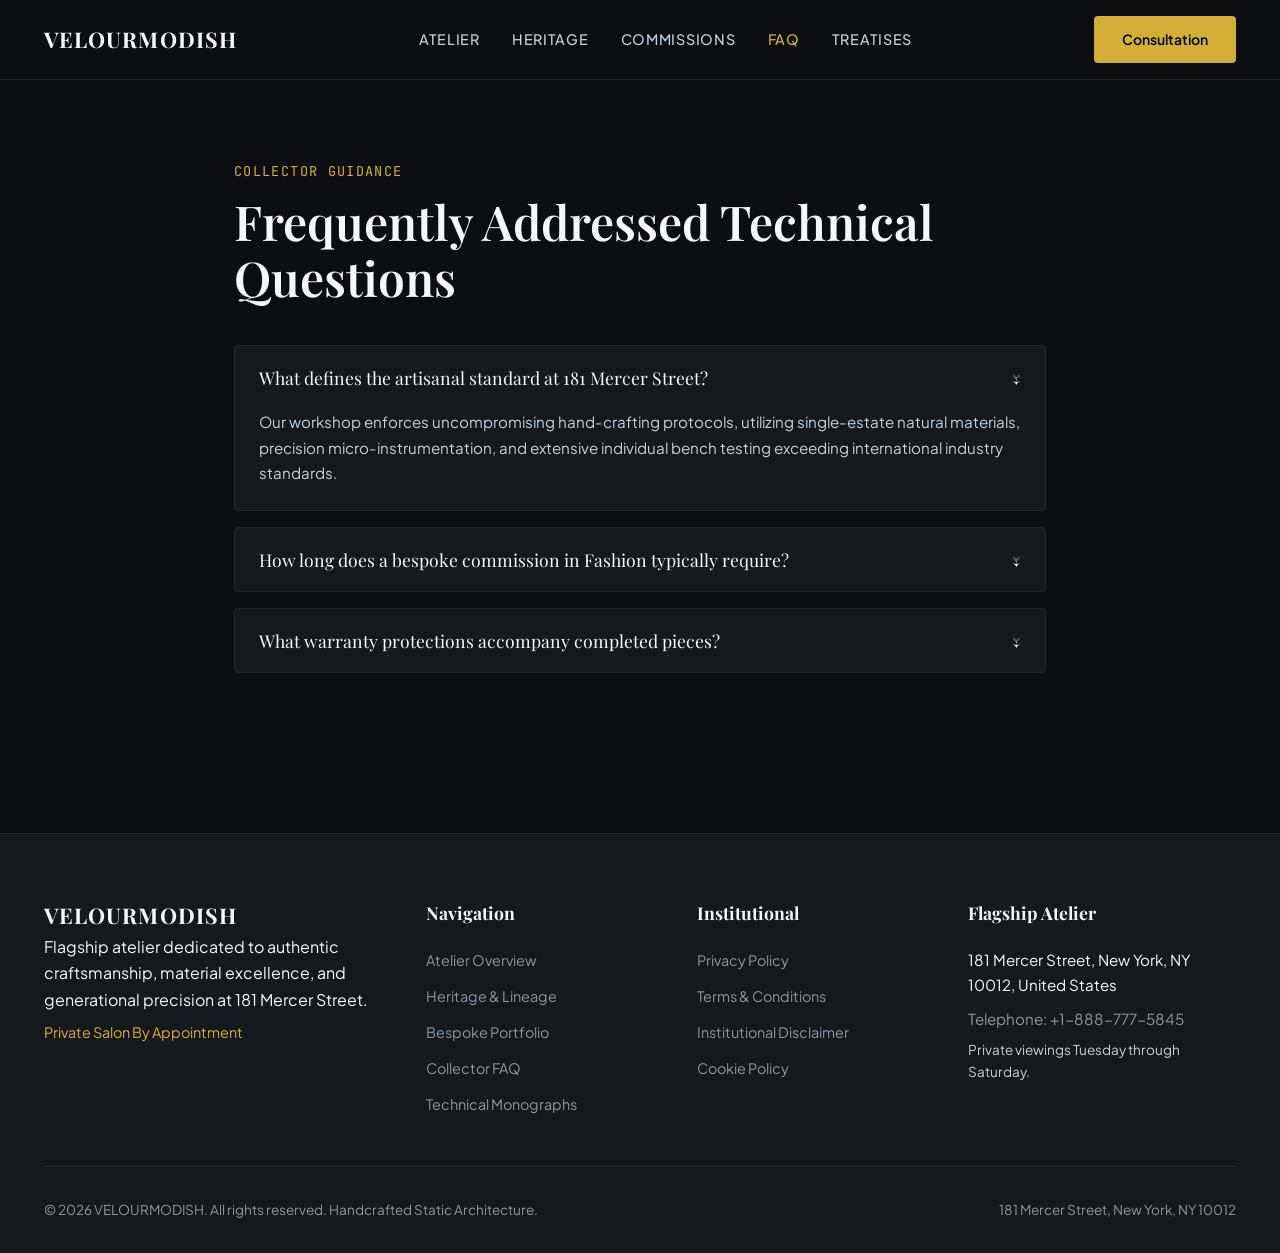
<file: faq.html>
<!DOCTYPE html>
<html lang="en">
<head>
  <meta charset="UTF-8">
  <meta name="viewport" content="width=device-width, initial-scale=1.0">
  <title>Technical & Collector FAQ | Velourmodish</title>
  <meta name="description" content="Find answers to technical questions regarding Fashion craftsmanship and commissions at Velourmodish.">
  <link rel="preconnect" href="https://fonts.googleapis.com">
  <link rel="preconnect" href="https://fonts.gstatic.com" crossorigin>
  <link href="https://fonts.googleapis.com/css2?family=Playfair+Display:ital,wght@0,400..900;1,400..900&family=Plus+Jakarta+Sans:wght@300;400;500;600;700&family=JetBrains+Mono:wght@400;500&display=swap" rel="stylesheet">
  <link rel="stylesheet" href="assets/css/style.css">
  <script async src="https://www.googletagmanager.com/gtag/js?id=G-0LY0HY7L01"></script>
  <script>
    window.dataLayer = window.dataLayer || [];
    function gtag(){dataLayer.push(arguments);}
    gtag('js', new Date());
    gtag('config', 'G-0LY0HY7L01');
  </script>
</head>

<body>
<header class="site-header">
  <div class="container header-inner">
    <a href="index.html" class="brand-logo">VELOURMODISH</a>
    <ul class="nav-desktop">
      <li><a href="index.html" class="">Atelier</a></li>
      <li><a href="about.html" class="">Heritage</a></li>
      <li><a href="services.html" class="">Commissions</a></li>
      <li><a href="faq.html" class="active">FAQ</a></li>
      <li><a href="blog.html" class="">Treatises</a></li>
    </ul>
    <div style="display:flex; align-items:center; gap:1rem;">
      <a href="contact.html" class="btn-primary" style="display:inline-flex;">Consultation</a>
      <button class="drawer-toggle" id="drawer-toggle" aria-label="Toggle Navigation">&#9776;</button>
    </div>
  </div>
</header>
<div class="mobile-drawer" id="mobile-drawer">
  <a href="index.html">Atelier Home</a>
  <a href="about.html">Heritage & Philosophy</a>
  <a href="services.html">Bespoke Commissions</a>
  <a href="faq.html">Technical FAQ</a>
  <a href="blog.html">Research Treatises</a>
  <a href="contact.html">Private Consultation</a>
</div>
  <section class="section-pad">
    <div class="container" style="max-width:860px;">
      <span class="eyebrow">Collector Guidance</span>
      <h1 style="margin-bottom:2.5rem;">Frequently Addressed Technical Questions</h1>
      <div class="faq-list">
        <div class="faq-item active">
          <button class="faq-question">
            <span>What defines the artisanal standard at 181 Mercer Street?</span>
            <span>&darr;</span>
          </button>
          <div class="faq-answer">
            <p>Our workshop enforces uncompromising hand-crafting protocols, utilizing single-estate natural materials, precision micro-instrumentation, and extensive individual bench testing exceeding international industry standards.</p>
          </div>
        </div>
        <div class="faq-item">
          <button class="faq-question">
            <span>How long does a bespoke commission in Fashion typically require?</span>
            <span>&darr;</span>
          </button>
          <div class="faq-answer">
            <p>Depending on material procurement and hand-finishing complexity, bespoke commissions require between eight and sixteen weeks of dedicated artisan labor. Patrons receive periodic milestone documentation throughout production.</p>
          </div>
        </div>
        <div class="faq-item">
          <button class="faq-question">
            <span>What warranty protections accompany completed pieces?</span>
            <span>&darr;</span>
          </button>
          <div class="faq-answer">
            <p>Every piece includes a comprehensive twenty-four-month warranty covering structural integrity and craftsmanship defects under normal metropolitan care, backed by our dedicated Manhattan service atelier.</p>
          </div>
        </div>
      </div>
    </div>
  </section>
<footer class="site-footer">
  <div class="container">
    <div class="footer-grid">
      <div class="footer-brand">
        <span class="brand-logo">VELOURMODISH</span>
        <p>Flagship atelier dedicated to authentic craftsmanship, material excellence, and generational precision at 181 Mercer Street.</p>
        <p style="color:var(--accent-gold); font-size:0.9rem; margin-top:0.5rem;">Private Salon By Appointment</p>
      </div>
      <div class="footer-col">
        <h4>Navigation</h4>
        <ul>
          <li><a href="index.html">Atelier Overview</a></li>
          <li><a href="about.html">Heritage & Lineage</a></li>
          <li><a href="services.html">Bespoke Portfolio</a></li>
          <li><a href="faq.html">Collector FAQ</a></li>
          <li><a href="blog.html">Technical Monographs</a></li>
        </ul>
      </div>
      <div class="footer-col">
        <h4>Institutional</h4>
        <ul>
          <li><a href="privacy-policy.html">Privacy Policy</a></li>
          <li><a href="terms-and-conditions.html">Terms & Conditions</a></li>
          <li><a href="disclaimer.html">Institutional Disclaimer</a></li>
          <li><a href="cookie-policy.html">Cookie Policy</a></li>
        </ul>
      </div>
      <div class="footer-col">
        <h4>Flagship Atelier</h4>
        <p style="color:var(--text-primary); font-size:0.95rem; margin-bottom:0.5rem;">181 Mercer Street, New York, NY 10012, United States</p>
        <p style="color:var(--text-muted); font-size:0.95rem; margin-bottom:0.5rem;">Telephone: +1-888-777-5845</p>
        <p style="color:var(--text-secondary); font-size:0.85rem;">Private viewings Tuesday through Saturday.</p>
      </div>
    </div>
    <div class="footer-bottom">
      <span>&copy; 2026 VELOURMODISH. All rights reserved. Handcrafted Static Architecture.</span>
      <span>181 Mercer Street, New York, NY 10012</span>
    </div>
  </div>
</footer>
<script src="assets/js/main.js"></script>
</body>
</html>
</file>
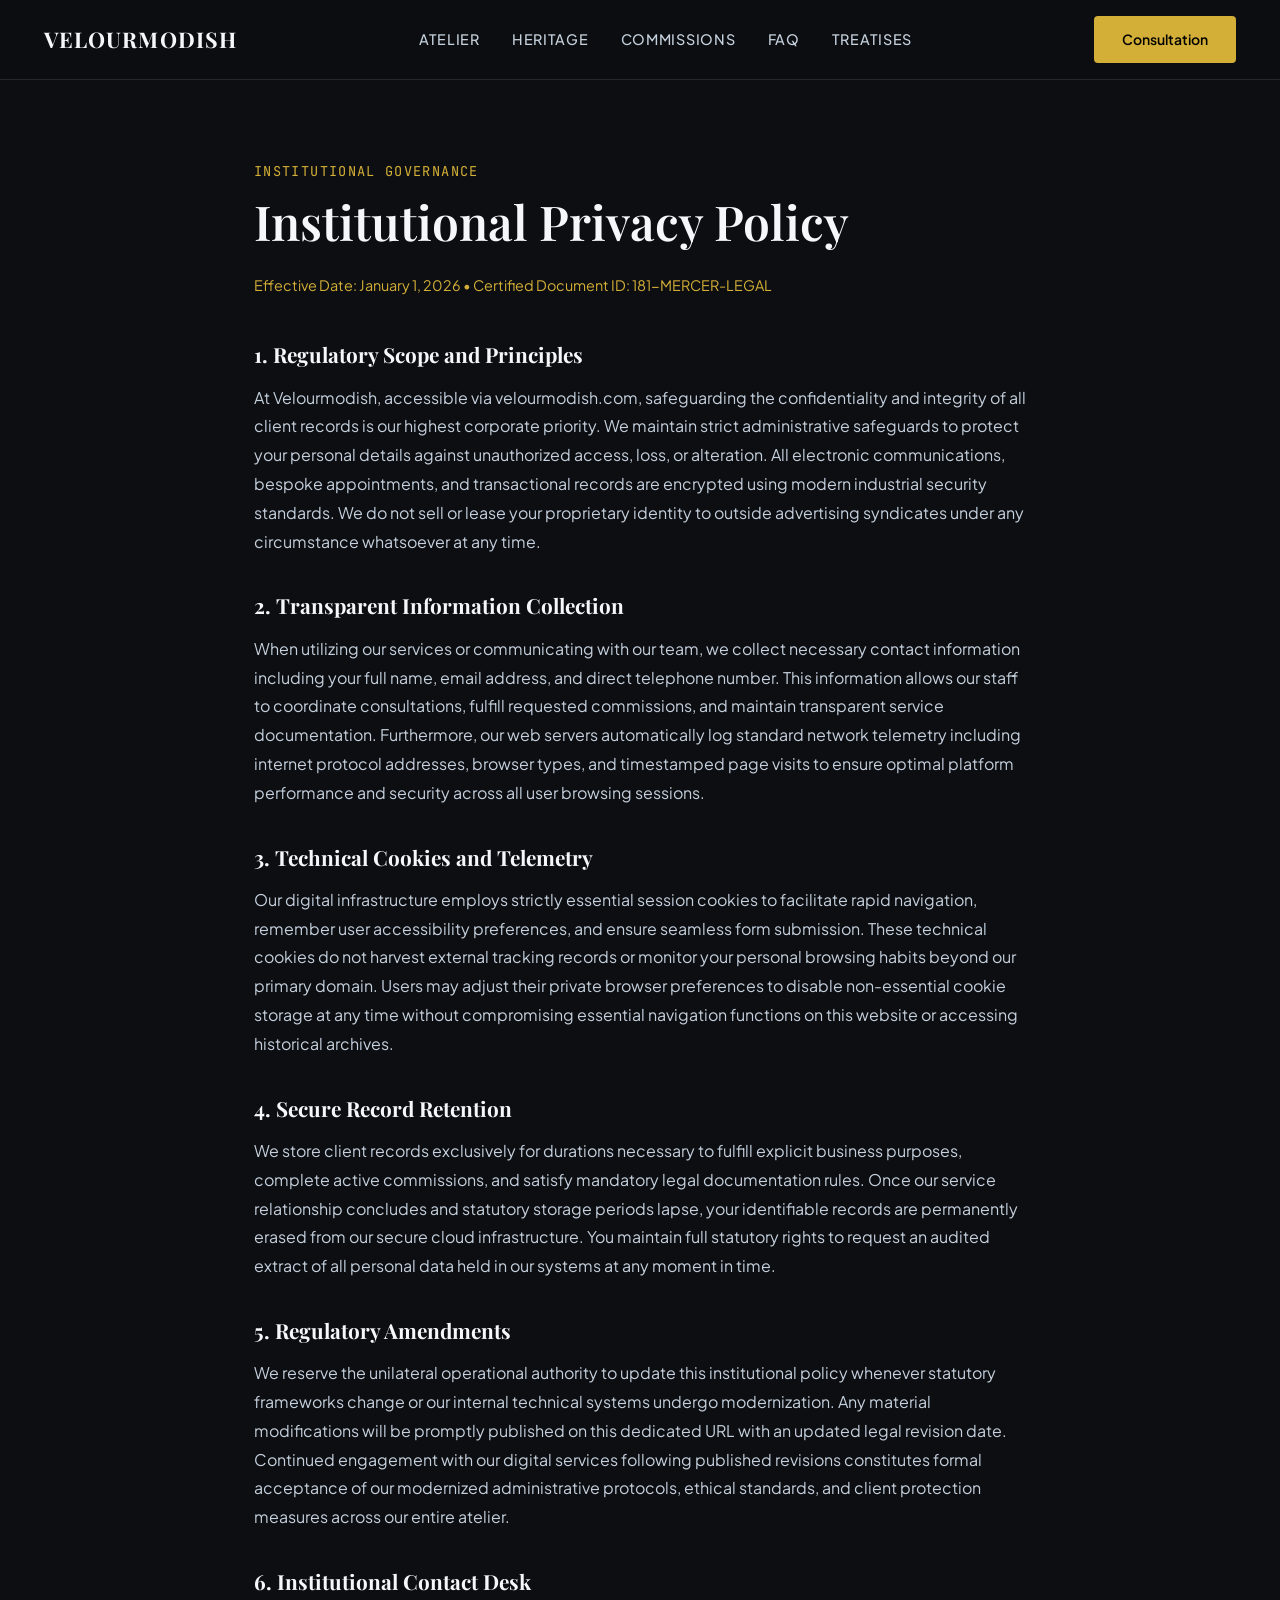
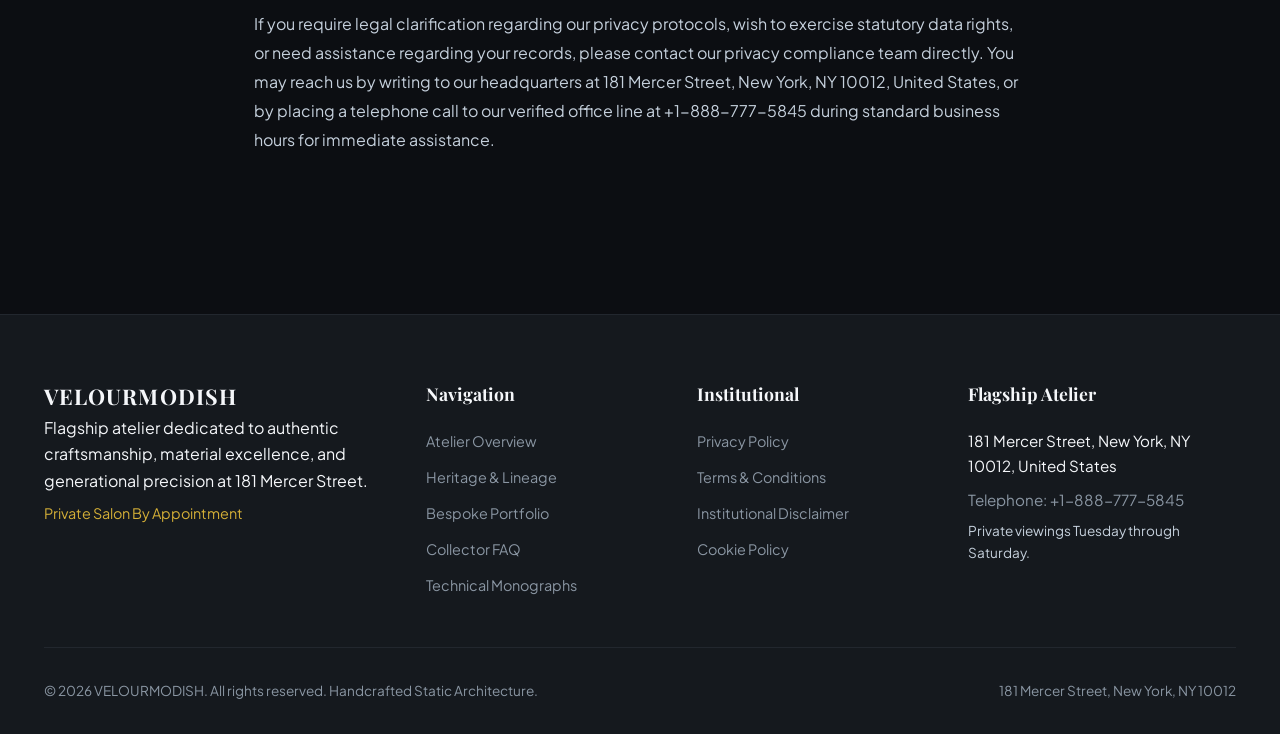
<file: privacy-policy.html>
<!DOCTYPE html>
<html lang="en">
<head>
  <meta charset="UTF-8">
  <meta name="viewport" content="width=device-width, initial-scale=1.0">
  <title>Privacy Policy | Velourmodish</title>
  <meta name="description" content="Institutional Privacy Policy for Velourmodish at 181 Mercer Street, New York, NY 10012.">
  <link rel="preconnect" href="https://fonts.googleapis.com">
  <link rel="preconnect" href="https://fonts.gstatic.com" crossorigin>
  <link href="https://fonts.googleapis.com/css2?family=Playfair+Display:ital,wght@0,400..900;1,400..900&family=Plus+Jakarta+Sans:wght@300;400;500;600;700&family=JetBrains+Mono:wght@400;500&display=swap" rel="stylesheet">
  <link rel="stylesheet" href="assets/css/style.css">
  <script async src="https://www.googletagmanager.com/gtag/js?id=G-0LY0HY7L01"></script>
  <script>
    window.dataLayer = window.dataLayer || [];
    function gtag(){dataLayer.push(arguments);}
    gtag('js', new Date());
    gtag('config', 'G-0LY0HY7L01');
  </script>
</head>

<body>
<header class="site-header">
  <div class="container header-inner">
    <a href="index.html" class="brand-logo">VELOURMODISH</a>
    <ul class="nav-desktop">
      <li><a href="index.html" class="">Atelier</a></li>
      <li><a href="about.html" class="">Heritage</a></li>
      <li><a href="services.html" class="">Commissions</a></li>
      <li><a href="faq.html" class="">FAQ</a></li>
      <li><a href="blog.html" class="">Treatises</a></li>
    </ul>
    <div style="display:flex; align-items:center; gap:1rem;">
      <a href="contact.html" class="btn-primary" style="display:inline-flex;">Consultation</a>
      <button class="drawer-toggle" id="drawer-toggle" aria-label="Toggle Navigation">&#9776;</button>
    </div>
  </div>
</header>
<div class="mobile-drawer" id="mobile-drawer">
  <a href="index.html">Atelier Home</a>
  <a href="about.html">Heritage & Philosophy</a>
  <a href="services.html">Bespoke Commissions</a>
  <a href="faq.html">Technical FAQ</a>
  <a href="blog.html">Research Treatises</a>
  <a href="contact.html">Private Consultation</a>
</div>
  <section class="section-pad">
    <div class="container" style="max-width:820px;">
      <span class="eyebrow">Institutional Governance</span>
      <h1 style="margin-bottom:1.5rem;">Institutional Privacy Policy</h1>
      <p style="color:var(--accent-gold); font-size:0.9rem; margin-bottom:2.5rem;">Effective Date: January 1, 2026 &bull; Certified Document ID: 181-MERCER-LEGAL</p>
      <div style="display:flex; flex-direction:column; gap:2rem;">
        <div>
          <h3 style="font-family:var(--font-heading); font-size:1.3rem; margin-bottom:0.75rem;">1. Regulatory Scope and Principles</h3>
          <p style="color:var(--text-secondary); font-size:1rem; line-height:1.8;">At Velourmodish, accessible via velourmodish.com, safeguarding the confidentiality and integrity of all client records is our highest corporate priority. We maintain strict administrative safeguards to protect your personal details against unauthorized access, loss, or alteration. All electronic communications, bespoke appointments, and transactional records are encrypted using modern industrial security standards. We do not sell or lease your proprietary identity to outside advertising syndicates under any circumstance whatsoever at any time.</p>
        </div>
        <div>
          <h3 style="font-family:var(--font-heading); font-size:1.3rem; margin-bottom:0.75rem;">2. Transparent Information Collection</h3>
          <p style="color:var(--text-secondary); font-size:1rem; line-height:1.8;">When utilizing our services or communicating with our team, we collect necessary contact information including your full name, email address, and direct telephone number. This information allows our staff to coordinate consultations, fulfill requested commissions, and maintain transparent service documentation. Furthermore, our web servers automatically log standard network telemetry including internet protocol addresses, browser types, and timestamped page visits to ensure optimal platform performance and security across all user browsing sessions.</p>
        </div>
        <div>
          <h3 style="font-family:var(--font-heading); font-size:1.3rem; margin-bottom:0.75rem;">3. Technical Cookies and Telemetry</h3>
          <p style="color:var(--text-secondary); font-size:1rem; line-height:1.8;">Our digital infrastructure employs strictly essential session cookies to facilitate rapid navigation, remember user accessibility preferences, and ensure seamless form submission. These technical cookies do not harvest external tracking records or monitor your personal browsing habits beyond our primary domain. Users may adjust their private browser preferences to disable non-essential cookie storage at any time without compromising essential navigation functions on this website or accessing historical archives.</p>
        </div>
        <div>
          <h3 style="font-family:var(--font-heading); font-size:1.3rem; margin-bottom:0.75rem;">4. Secure Record Retention</h3>
          <p style="color:var(--text-secondary); font-size:1rem; line-height:1.8;">We store client records exclusively for durations necessary to fulfill explicit business purposes, complete active commissions, and satisfy mandatory legal documentation rules. Once our service relationship concludes and statutory storage periods lapse, your identifiable records are permanently erased from our secure cloud infrastructure. You maintain full statutory rights to request an audited extract of all personal data held in our systems at any moment in time.</p>
        </div>
        <div>
          <h3 style="font-family:var(--font-heading); font-size:1.3rem; margin-bottom:0.75rem;">5. Regulatory Amendments</h3>
          <p style="color:var(--text-secondary); font-size:1rem; line-height:1.8;">We reserve the unilateral operational authority to update this institutional policy whenever statutory frameworks change or our internal technical systems undergo modernization. Any material modifications will be promptly published on this dedicated URL with an updated legal revision date. Continued engagement with our digital services following published revisions constitutes formal acceptance of our modernized administrative protocols, ethical standards, and client protection measures across our entire atelier.</p>
        </div>
        <div>
          <h3 style="font-family:var(--font-heading); font-size:1.3rem; margin-bottom:0.75rem;">6. Institutional Contact Desk</h3>
          <p style="color:var(--text-secondary); font-size:1rem; line-height:1.8;">If you require legal clarification regarding our privacy protocols, wish to exercise statutory data rights, or need assistance regarding your records, please contact our privacy compliance team directly. You may reach us by writing to our headquarters at 181 Mercer Street, New York, NY 10012, United States, or by placing a telephone call to our verified office line at +1-888-777-5845 during standard business hours for immediate assistance.</p>
        </div>
      </div>
    </div>
  </section>
<footer class="site-footer">
  <div class="container">
    <div class="footer-grid">
      <div class="footer-brand">
        <span class="brand-logo">VELOURMODISH</span>
        <p>Flagship atelier dedicated to authentic craftsmanship, material excellence, and generational precision at 181 Mercer Street.</p>
        <p style="color:var(--accent-gold); font-size:0.9rem; margin-top:0.5rem;">Private Salon By Appointment</p>
      </div>
      <div class="footer-col">
        <h4>Navigation</h4>
        <ul>
          <li><a href="index.html">Atelier Overview</a></li>
          <li><a href="about.html">Heritage & Lineage</a></li>
          <li><a href="services.html">Bespoke Portfolio</a></li>
          <li><a href="faq.html">Collector FAQ</a></li>
          <li><a href="blog.html">Technical Monographs</a></li>
        </ul>
      </div>
      <div class="footer-col">
        <h4>Institutional</h4>
        <ul>
          <li><a href="privacy-policy.html">Privacy Policy</a></li>
          <li><a href="terms-and-conditions.html">Terms & Conditions</a></li>
          <li><a href="disclaimer.html">Institutional Disclaimer</a></li>
          <li><a href="cookie-policy.html">Cookie Policy</a></li>
        </ul>
      </div>
      <div class="footer-col">
        <h4>Flagship Atelier</h4>
        <p style="color:var(--text-primary); font-size:0.95rem; margin-bottom:0.5rem;">181 Mercer Street, New York, NY 10012, United States</p>
        <p style="color:var(--text-muted); font-size:0.95rem; margin-bottom:0.5rem;">Telephone: +1-888-777-5845</p>
        <p style="color:var(--text-secondary); font-size:0.85rem;">Private viewings Tuesday through Saturday.</p>
      </div>
    </div>
    <div class="footer-bottom">
      <span>&copy; 2026 VELOURMODISH. All rights reserved. Handcrafted Static Architecture.</span>
      <span>181 Mercer Street, New York, NY 10012</span>
    </div>
  </div>
</footer>
<script src="assets/js/main.js"></script>
</body>
</html>
</file>
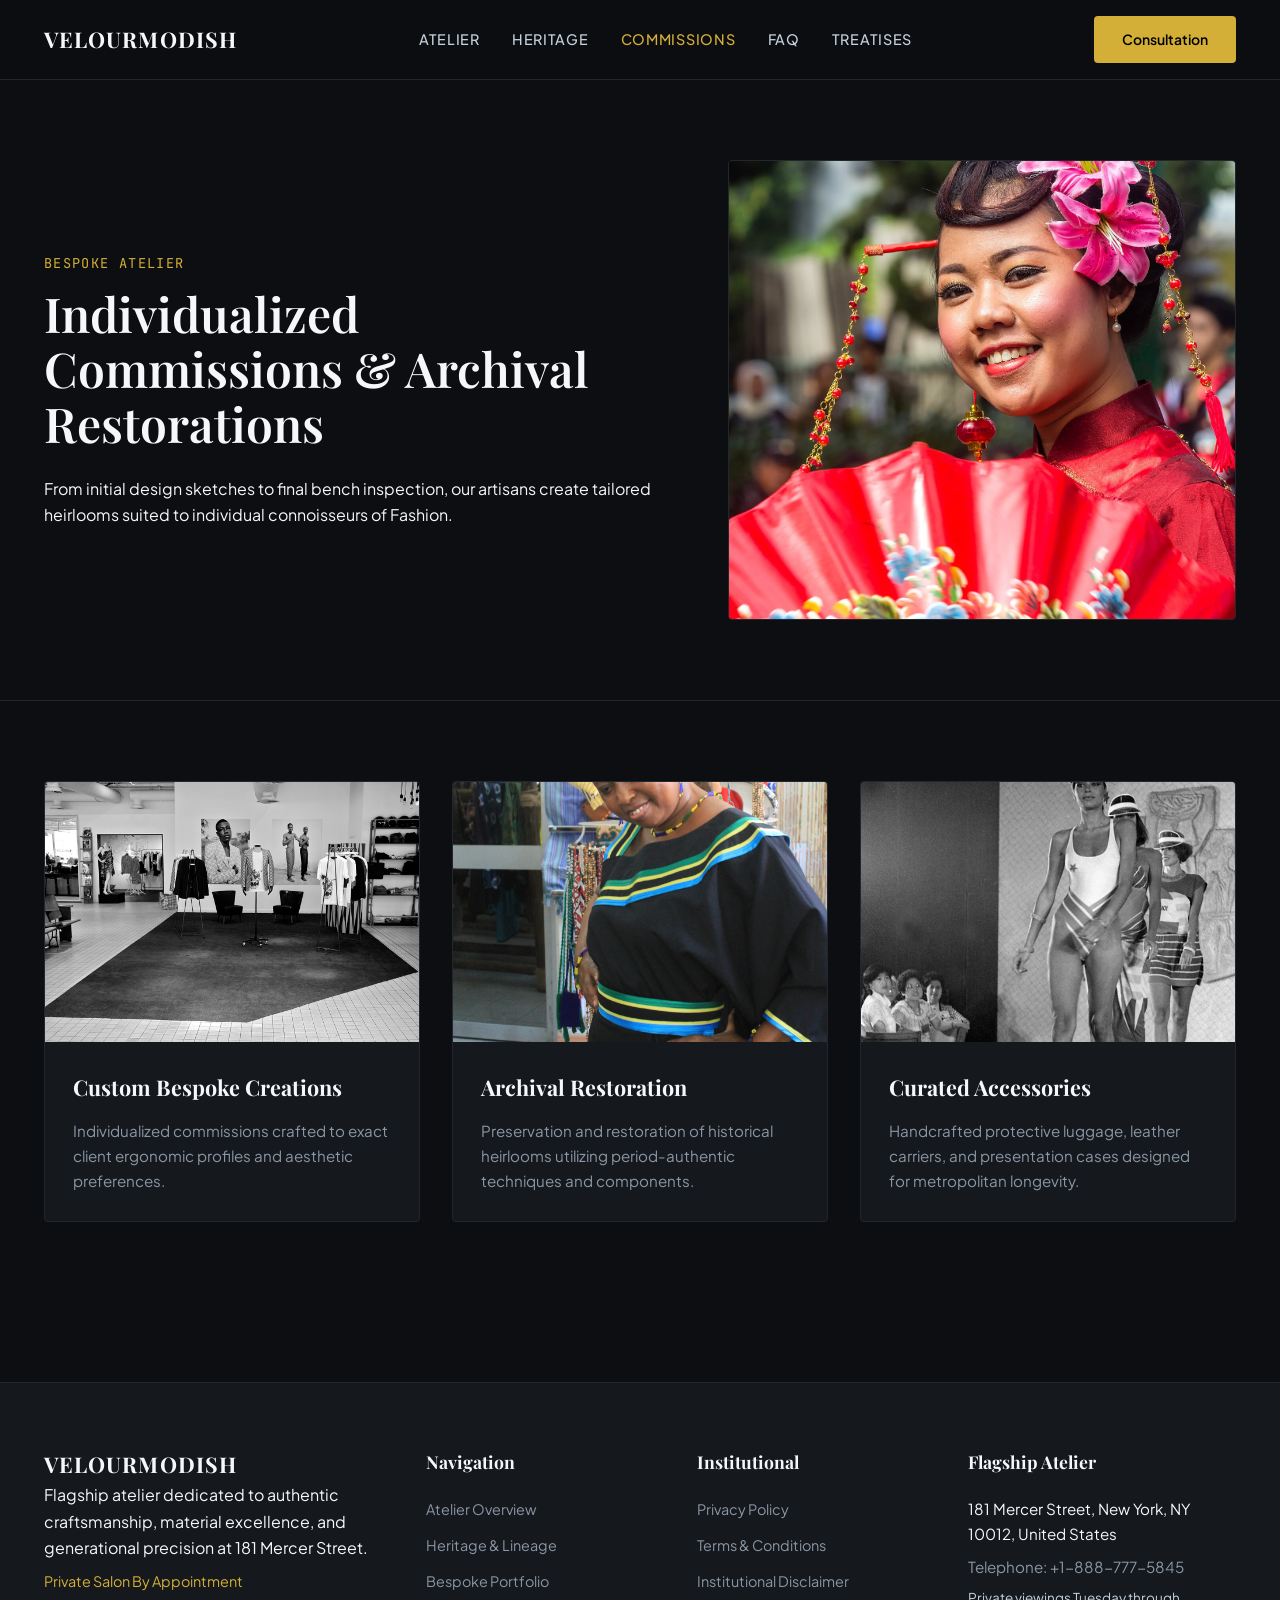
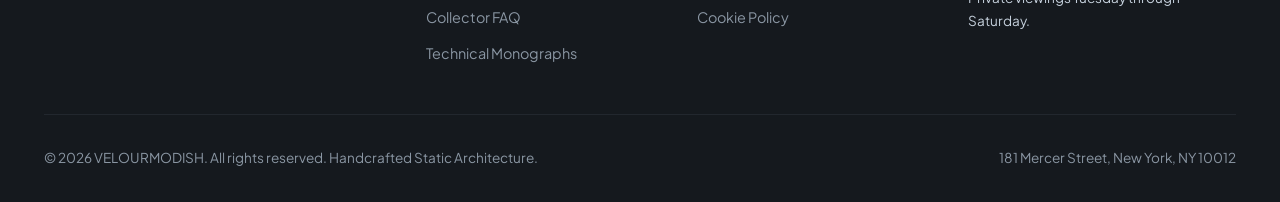
<file: services.html>
<!DOCTYPE html>
<html lang="en">
<head>
  <meta charset="UTF-8">
  <meta name="viewport" content="width=device-width, initial-scale=1.0">
  <title>Bespoke Commissions & Services | Velourmodish</title>
  <meta name="description" content="Explore bespoke artisan commissions and custom restorations in Fashion at Velourmodish.">
  <link rel="preconnect" href="https://fonts.googleapis.com">
  <link rel="preconnect" href="https://fonts.gstatic.com" crossorigin>
  <link href="https://fonts.googleapis.com/css2?family=Playfair+Display:ital,wght@0,400..900;1,400..900&family=Plus+Jakarta+Sans:wght@300;400;500;600;700&family=JetBrains+Mono:wght@400;500&display=swap" rel="stylesheet">
  <link rel="stylesheet" href="assets/css/style.css">
  <script async src="https://www.googletagmanager.com/gtag/js?id=G-0LY0HY7L01"></script>
  <script>
    window.dataLayer = window.dataLayer || [];
    function gtag(){dataLayer.push(arguments);}
    gtag('js', new Date());
    gtag('config', 'G-0LY0HY7L01');
  </script>
</head>

<body>
<header class="site-header">
  <div class="container header-inner">
    <a href="index.html" class="brand-logo">VELOURMODISH</a>
    <ul class="nav-desktop">
      <li><a href="index.html" class="">Atelier</a></li>
      <li><a href="about.html" class="">Heritage</a></li>
      <li><a href="services.html" class="active">Commissions</a></li>
      <li><a href="faq.html" class="">FAQ</a></li>
      <li><a href="blog.html" class="">Treatises</a></li>
    </ul>
    <div style="display:flex; align-items:center; gap:1rem;">
      <a href="contact.html" class="btn-primary" style="display:inline-flex;">Consultation</a>
      <button class="drawer-toggle" id="drawer-toggle" aria-label="Toggle Navigation">&#9776;</button>
    </div>
  </div>
</header>
<div class="mobile-drawer" id="mobile-drawer">
  <a href="index.html">Atelier Home</a>
  <a href="about.html">Heritage & Philosophy</a>
  <a href="services.html">Bespoke Commissions</a>
  <a href="faq.html">Technical FAQ</a>
  <a href="blog.html">Research Treatises</a>
  <a href="contact.html">Private Consultation</a>
</div>
  <section class="hero">
    <div class="container" style="display:grid; grid-template-columns:1.1fr 0.9fr; gap:4rem; align-items:center;">
      <div>
        <span class="eyebrow">Bespoke Atelier</span>
        <h1>Individualized Commissions & Archival Restorations</h1>
        <p>From initial design sketches to final bench inspection, our artisans create tailored heirlooms suited to individual connoisseurs of Fashion.</p>
      </div>
      <div>
        <img src="assets/images/artisan_detail_9.jpg" alt="2015 Chinese New Year Fashion Show, Sudirman Street, Yogyaka" style="border-radius:var(--radius-md); width:100%; height:460px; object-fit:cover; border:1px solid var(--border-subtle);">
      </div>
    </div>
  </section>
  <section class="section-pad">
    <div class="container">
      <div class="grid-3">
        <div class="card">
          <img src="assets/images/artisan_detail_10.jpg" alt="A. Sauvage collection at Matches Fashion.jpg">
          <div class="card-body">
            <h3>Custom Bespoke Creations</h3>
            <p>Individualized commissions crafted to exact client ergonomic profiles and aesthetic preferences.</p>
          </div>
        </div>
        <div class="card">
          <img src="assets/images/artisan_detail_11.jpg" alt="A fashion designer in Tanzania.jpg">
          <div class="card-body">
            <h3>Archival Restoration</h3>
            <p>Preservation and restoration of historical heirlooms utilizing period-authentic techniques and components.</p>
          </div>
        </div>
        <div class="card">
          <img src="assets/images/artisan_detail_12.jpg" alt="A fashion show at Dan Hotel in Tel Aviv shows a selection of">
          <div class="card-body">
            <h3>Curated Accessories</h3>
            <p>Handcrafted protective luggage, leather carriers, and presentation cases designed for metropolitan longevity.</p>
          </div>
        </div>
      </div>
    </div>
  </section>
<footer class="site-footer">
  <div class="container">
    <div class="footer-grid">
      <div class="footer-brand">
        <span class="brand-logo">VELOURMODISH</span>
        <p>Flagship atelier dedicated to authentic craftsmanship, material excellence, and generational precision at 181 Mercer Street.</p>
        <p style="color:var(--accent-gold); font-size:0.9rem; margin-top:0.5rem;">Private Salon By Appointment</p>
      </div>
      <div class="footer-col">
        <h4>Navigation</h4>
        <ul>
          <li><a href="index.html">Atelier Overview</a></li>
          <li><a href="about.html">Heritage & Lineage</a></li>
          <li><a href="services.html">Bespoke Portfolio</a></li>
          <li><a href="faq.html">Collector FAQ</a></li>
          <li><a href="blog.html">Technical Monographs</a></li>
        </ul>
      </div>
      <div class="footer-col">
        <h4>Institutional</h4>
        <ul>
          <li><a href="privacy-policy.html">Privacy Policy</a></li>
          <li><a href="terms-and-conditions.html">Terms & Conditions</a></li>
          <li><a href="disclaimer.html">Institutional Disclaimer</a></li>
          <li><a href="cookie-policy.html">Cookie Policy</a></li>
        </ul>
      </div>
      <div class="footer-col">
        <h4>Flagship Atelier</h4>
        <p style="color:var(--text-primary); font-size:0.95rem; margin-bottom:0.5rem;">181 Mercer Street, New York, NY 10012, United States</p>
        <p style="color:var(--text-muted); font-size:0.95rem; margin-bottom:0.5rem;">Telephone: +1-888-777-5845</p>
        <p style="color:var(--text-secondary); font-size:0.85rem;">Private viewings Tuesday through Saturday.</p>
      </div>
    </div>
    <div class="footer-bottom">
      <span>&copy; 2026 VELOURMODISH. All rights reserved. Handcrafted Static Architecture.</span>
      <span>181 Mercer Street, New York, NY 10012</span>
    </div>
  </div>
</footer>
<script src="assets/js/main.js"></script>
</body>
</html>
</file>
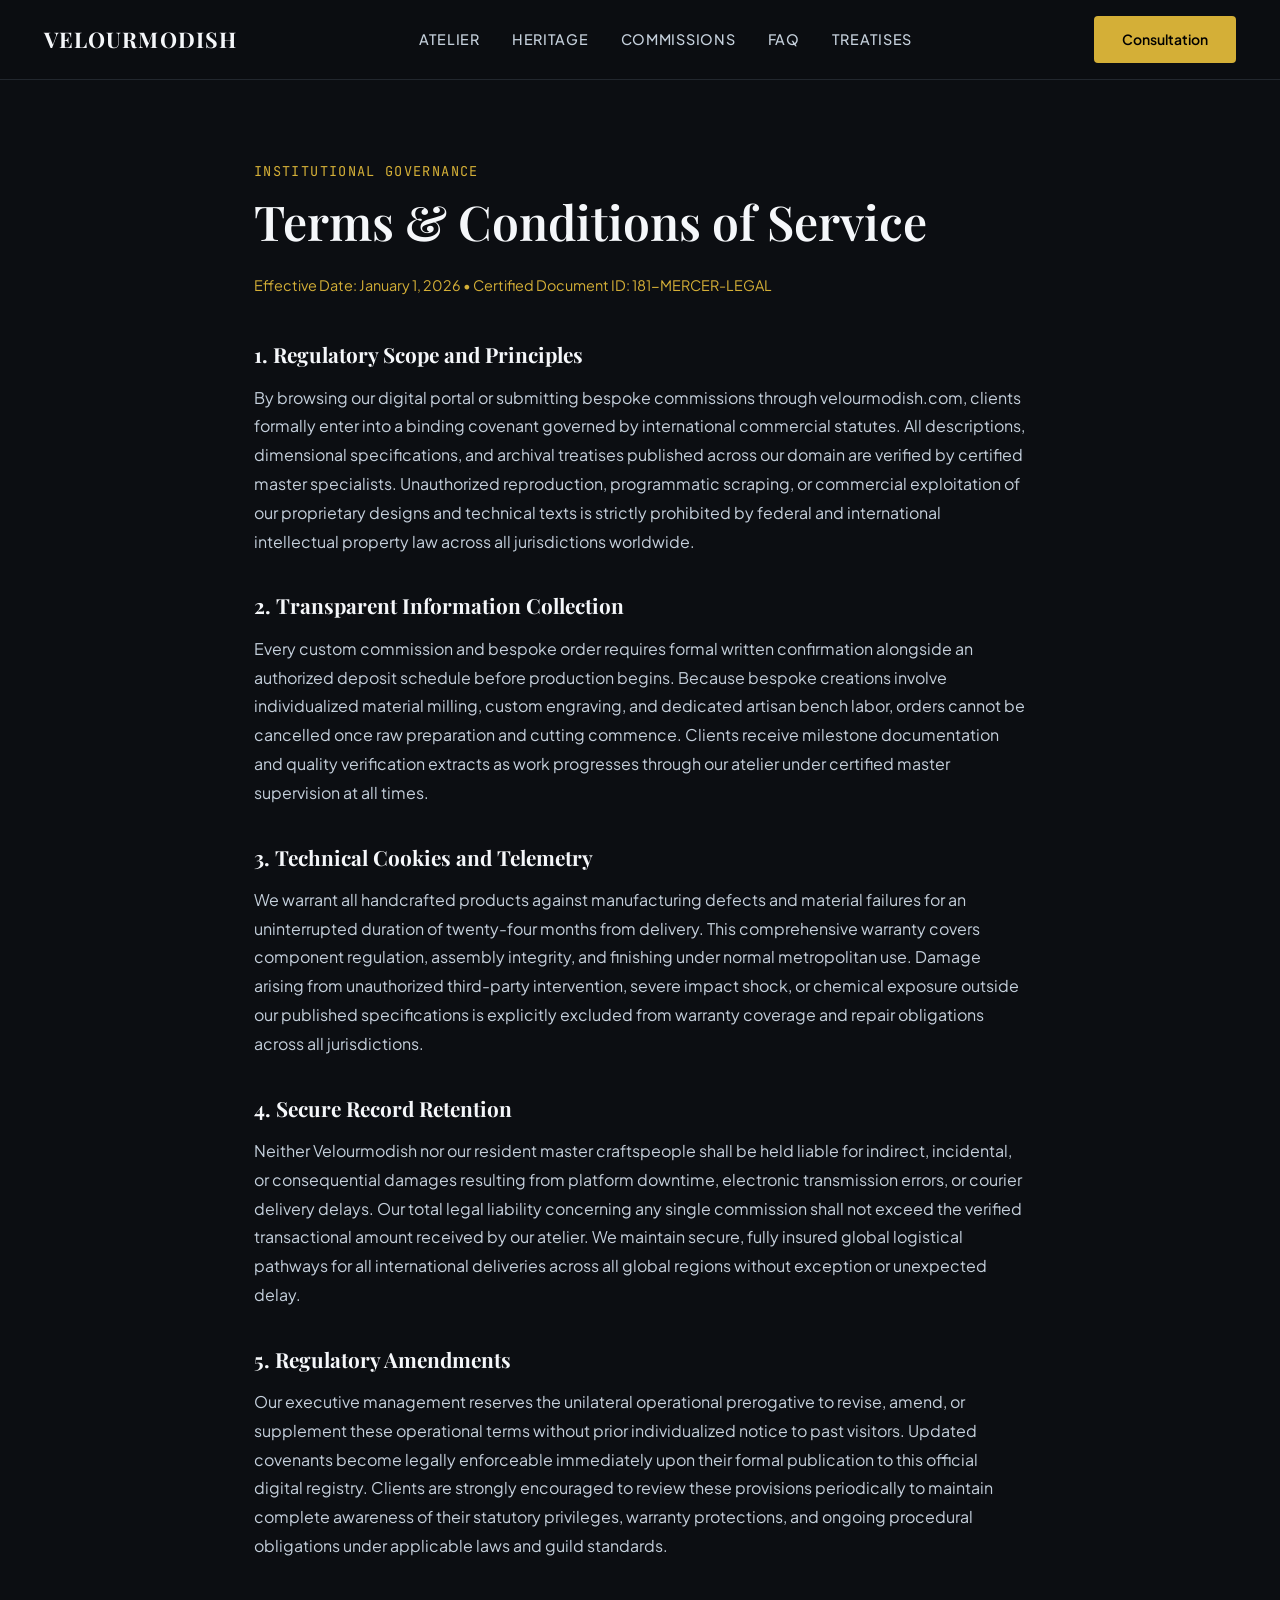
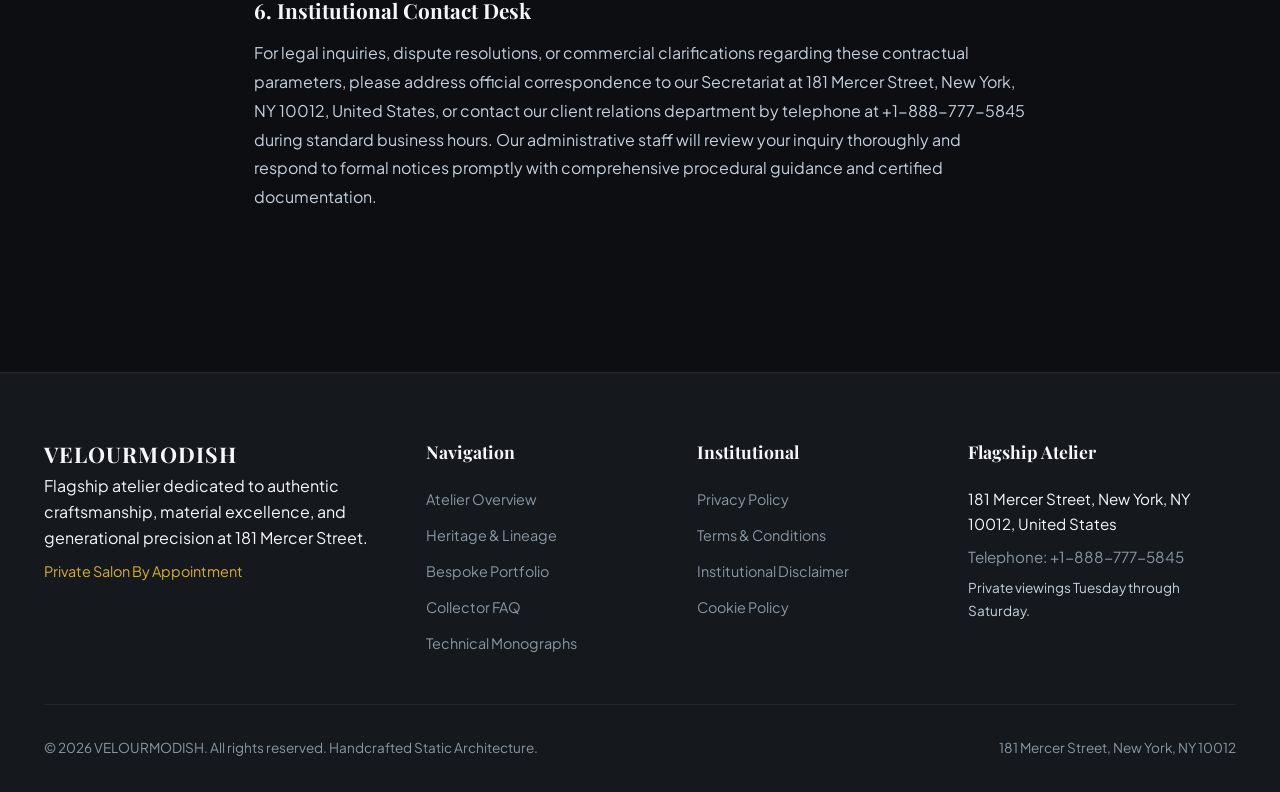
<file: terms-and-conditions.html>
<!DOCTYPE html>
<html lang="en">
<head>
  <meta charset="UTF-8">
  <meta name="viewport" content="width=device-width, initial-scale=1.0">
  <title>Terms & Conditions | Velourmodish</title>
  <meta name="description" content="Terms & Conditions of Service for Velourmodish at 181 Mercer Street, New York, NY 10012.">
  <link rel="preconnect" href="https://fonts.googleapis.com">
  <link rel="preconnect" href="https://fonts.gstatic.com" crossorigin>
  <link href="https://fonts.googleapis.com/css2?family=Playfair+Display:ital,wght@0,400..900;1,400..900&family=Plus+Jakarta+Sans:wght@300;400;500;600;700&family=JetBrains+Mono:wght@400;500&display=swap" rel="stylesheet">
  <link rel="stylesheet" href="assets/css/style.css">
  <script async src="https://www.googletagmanager.com/gtag/js?id=G-0LY0HY7L01"></script>
  <script>
    window.dataLayer = window.dataLayer || [];
    function gtag(){dataLayer.push(arguments);}
    gtag('js', new Date());
    gtag('config', 'G-0LY0HY7L01');
  </script>
</head>

<body>
<header class="site-header">
  <div class="container header-inner">
    <a href="index.html" class="brand-logo">VELOURMODISH</a>
    <ul class="nav-desktop">
      <li><a href="index.html" class="">Atelier</a></li>
      <li><a href="about.html" class="">Heritage</a></li>
      <li><a href="services.html" class="">Commissions</a></li>
      <li><a href="faq.html" class="">FAQ</a></li>
      <li><a href="blog.html" class="">Treatises</a></li>
    </ul>
    <div style="display:flex; align-items:center; gap:1rem;">
      <a href="contact.html" class="btn-primary" style="display:inline-flex;">Consultation</a>
      <button class="drawer-toggle" id="drawer-toggle" aria-label="Toggle Navigation">&#9776;</button>
    </div>
  </div>
</header>
<div class="mobile-drawer" id="mobile-drawer">
  <a href="index.html">Atelier Home</a>
  <a href="about.html">Heritage & Philosophy</a>
  <a href="services.html">Bespoke Commissions</a>
  <a href="faq.html">Technical FAQ</a>
  <a href="blog.html">Research Treatises</a>
  <a href="contact.html">Private Consultation</a>
</div>
  <section class="section-pad">
    <div class="container" style="max-width:820px;">
      <span class="eyebrow">Institutional Governance</span>
      <h1 style="margin-bottom:1.5rem;">Terms & Conditions of Service</h1>
      <p style="color:var(--accent-gold); font-size:0.9rem; margin-bottom:2.5rem;">Effective Date: January 1, 2026 &bull; Certified Document ID: 181-MERCER-LEGAL</p>
      <div style="display:flex; flex-direction:column; gap:2rem;">
        <div>
          <h3 style="font-family:var(--font-heading); font-size:1.3rem; margin-bottom:0.75rem;">1. Regulatory Scope and Principles</h3>
          <p style="color:var(--text-secondary); font-size:1rem; line-height:1.8;">By browsing our digital portal or submitting bespoke commissions through velourmodish.com, clients formally enter into a binding covenant governed by international commercial statutes. All descriptions, dimensional specifications, and archival treatises published across our domain are verified by certified master specialists. Unauthorized reproduction, programmatic scraping, or commercial exploitation of our proprietary designs and technical texts is strictly prohibited by federal and international intellectual property law across all jurisdictions worldwide.</p>
        </div>
        <div>
          <h3 style="font-family:var(--font-heading); font-size:1.3rem; margin-bottom:0.75rem;">2. Transparent Information Collection</h3>
          <p style="color:var(--text-secondary); font-size:1rem; line-height:1.8;">Every custom commission and bespoke order requires formal written confirmation alongside an authorized deposit schedule before production begins. Because bespoke creations involve individualized material milling, custom engraving, and dedicated artisan bench labor, orders cannot be cancelled once raw preparation and cutting commence. Clients receive milestone documentation and quality verification extracts as work progresses through our atelier under certified master supervision at all times.</p>
        </div>
        <div>
          <h3 style="font-family:var(--font-heading); font-size:1.3rem; margin-bottom:0.75rem;">3. Technical Cookies and Telemetry</h3>
          <p style="color:var(--text-secondary); font-size:1rem; line-height:1.8;">We warrant all handcrafted products against manufacturing defects and material failures for an uninterrupted duration of twenty-four months from delivery. This comprehensive warranty covers component regulation, assembly integrity, and finishing under normal metropolitan use. Damage arising from unauthorized third-party intervention, severe impact shock, or chemical exposure outside our published specifications is explicitly excluded from warranty coverage and repair obligations across all jurisdictions.</p>
        </div>
        <div>
          <h3 style="font-family:var(--font-heading); font-size:1.3rem; margin-bottom:0.75rem;">4. Secure Record Retention</h3>
          <p style="color:var(--text-secondary); font-size:1rem; line-height:1.8;">Neither Velourmodish nor our resident master craftspeople shall be held liable for indirect, incidental, or consequential damages resulting from platform downtime, electronic transmission errors, or courier delivery delays. Our total legal liability concerning any single commission shall not exceed the verified transactional amount received by our atelier. We maintain secure, fully insured global logistical pathways for all international deliveries across all global regions without exception or unexpected delay.</p>
        </div>
        <div>
          <h3 style="font-family:var(--font-heading); font-size:1.3rem; margin-bottom:0.75rem;">5. Regulatory Amendments</h3>
          <p style="color:var(--text-secondary); font-size:1rem; line-height:1.8;">Our executive management reserves the unilateral operational prerogative to revise, amend, or supplement these operational terms without prior individualized notice to past visitors. Updated covenants become legally enforceable immediately upon their formal publication to this official digital registry. Clients are strongly encouraged to review these provisions periodically to maintain complete awareness of their statutory privileges, warranty protections, and ongoing procedural obligations under applicable laws and guild standards.</p>
        </div>
        <div>
          <h3 style="font-family:var(--font-heading); font-size:1.3rem; margin-bottom:0.75rem;">6. Institutional Contact Desk</h3>
          <p style="color:var(--text-secondary); font-size:1rem; line-height:1.8;">For legal inquiries, dispute resolutions, or commercial clarifications regarding these contractual parameters, please address official correspondence to our Secretariat at 181 Mercer Street, New York, NY 10012, United States, or contact our client relations department by telephone at +1-888-777-5845 during standard business hours. Our administrative staff will review your inquiry thoroughly and respond to formal notices promptly with comprehensive procedural guidance and certified documentation.</p>
        </div>
      </div>
    </div>
  </section>
<footer class="site-footer">
  <div class="container">
    <div class="footer-grid">
      <div class="footer-brand">
        <span class="brand-logo">VELOURMODISH</span>
        <p>Flagship atelier dedicated to authentic craftsmanship, material excellence, and generational precision at 181 Mercer Street.</p>
        <p style="color:var(--accent-gold); font-size:0.9rem; margin-top:0.5rem;">Private Salon By Appointment</p>
      </div>
      <div class="footer-col">
        <h4>Navigation</h4>
        <ul>
          <li><a href="index.html">Atelier Overview</a></li>
          <li><a href="about.html">Heritage & Lineage</a></li>
          <li><a href="services.html">Bespoke Portfolio</a></li>
          <li><a href="faq.html">Collector FAQ</a></li>
          <li><a href="blog.html">Technical Monographs</a></li>
        </ul>
      </div>
      <div class="footer-col">
        <h4>Institutional</h4>
        <ul>
          <li><a href="privacy-policy.html">Privacy Policy</a></li>
          <li><a href="terms-and-conditions.html">Terms & Conditions</a></li>
          <li><a href="disclaimer.html">Institutional Disclaimer</a></li>
          <li><a href="cookie-policy.html">Cookie Policy</a></li>
        </ul>
      </div>
      <div class="footer-col">
        <h4>Flagship Atelier</h4>
        <p style="color:var(--text-primary); font-size:0.95rem; margin-bottom:0.5rem;">181 Mercer Street, New York, NY 10012, United States</p>
        <p style="color:var(--text-muted); font-size:0.95rem; margin-bottom:0.5rem;">Telephone: +1-888-777-5845</p>
        <p style="color:var(--text-secondary); font-size:0.85rem;">Private viewings Tuesday through Saturday.</p>
      </div>
    </div>
    <div class="footer-bottom">
      <span>&copy; 2026 VELOURMODISH. All rights reserved. Handcrafted Static Architecture.</span>
      <span>181 Mercer Street, New York, NY 10012</span>
    </div>
  </div>
</footer>
<script src="assets/js/main.js"></script>
</body>
</html>
</file>
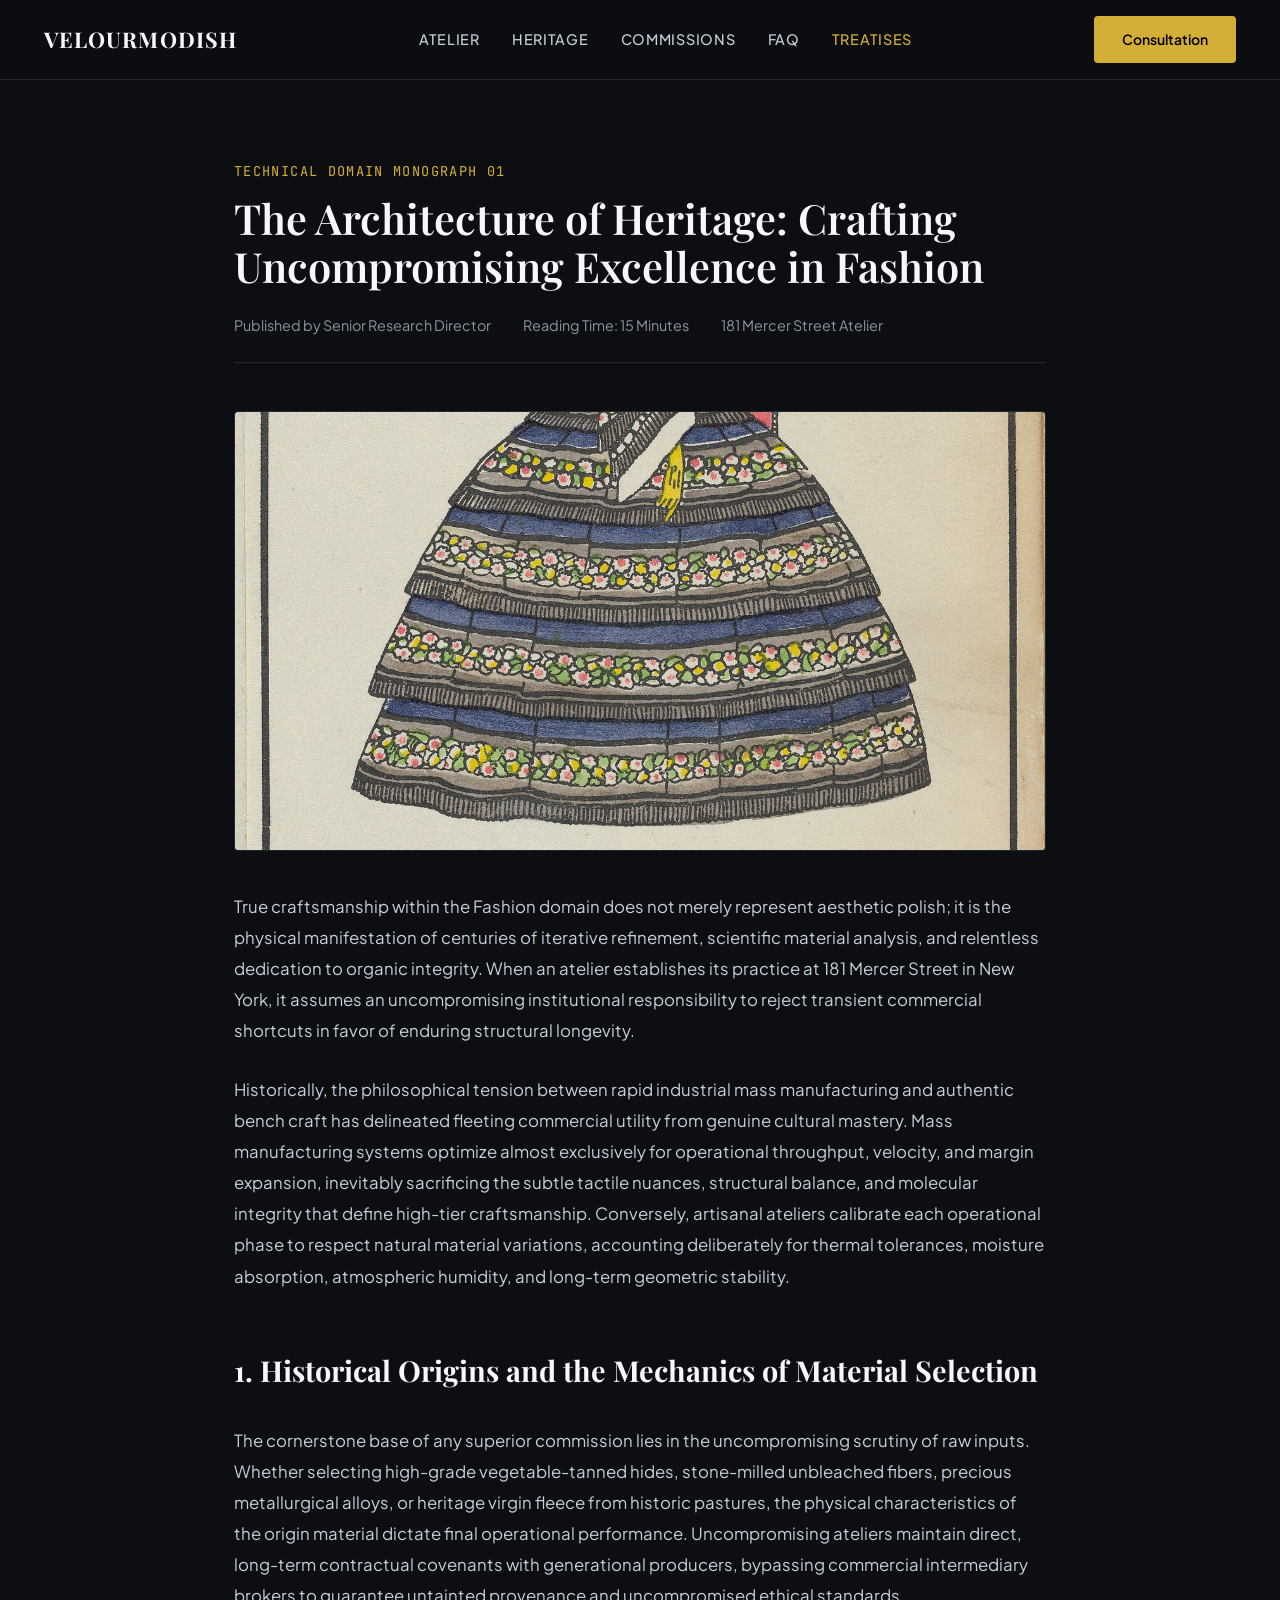
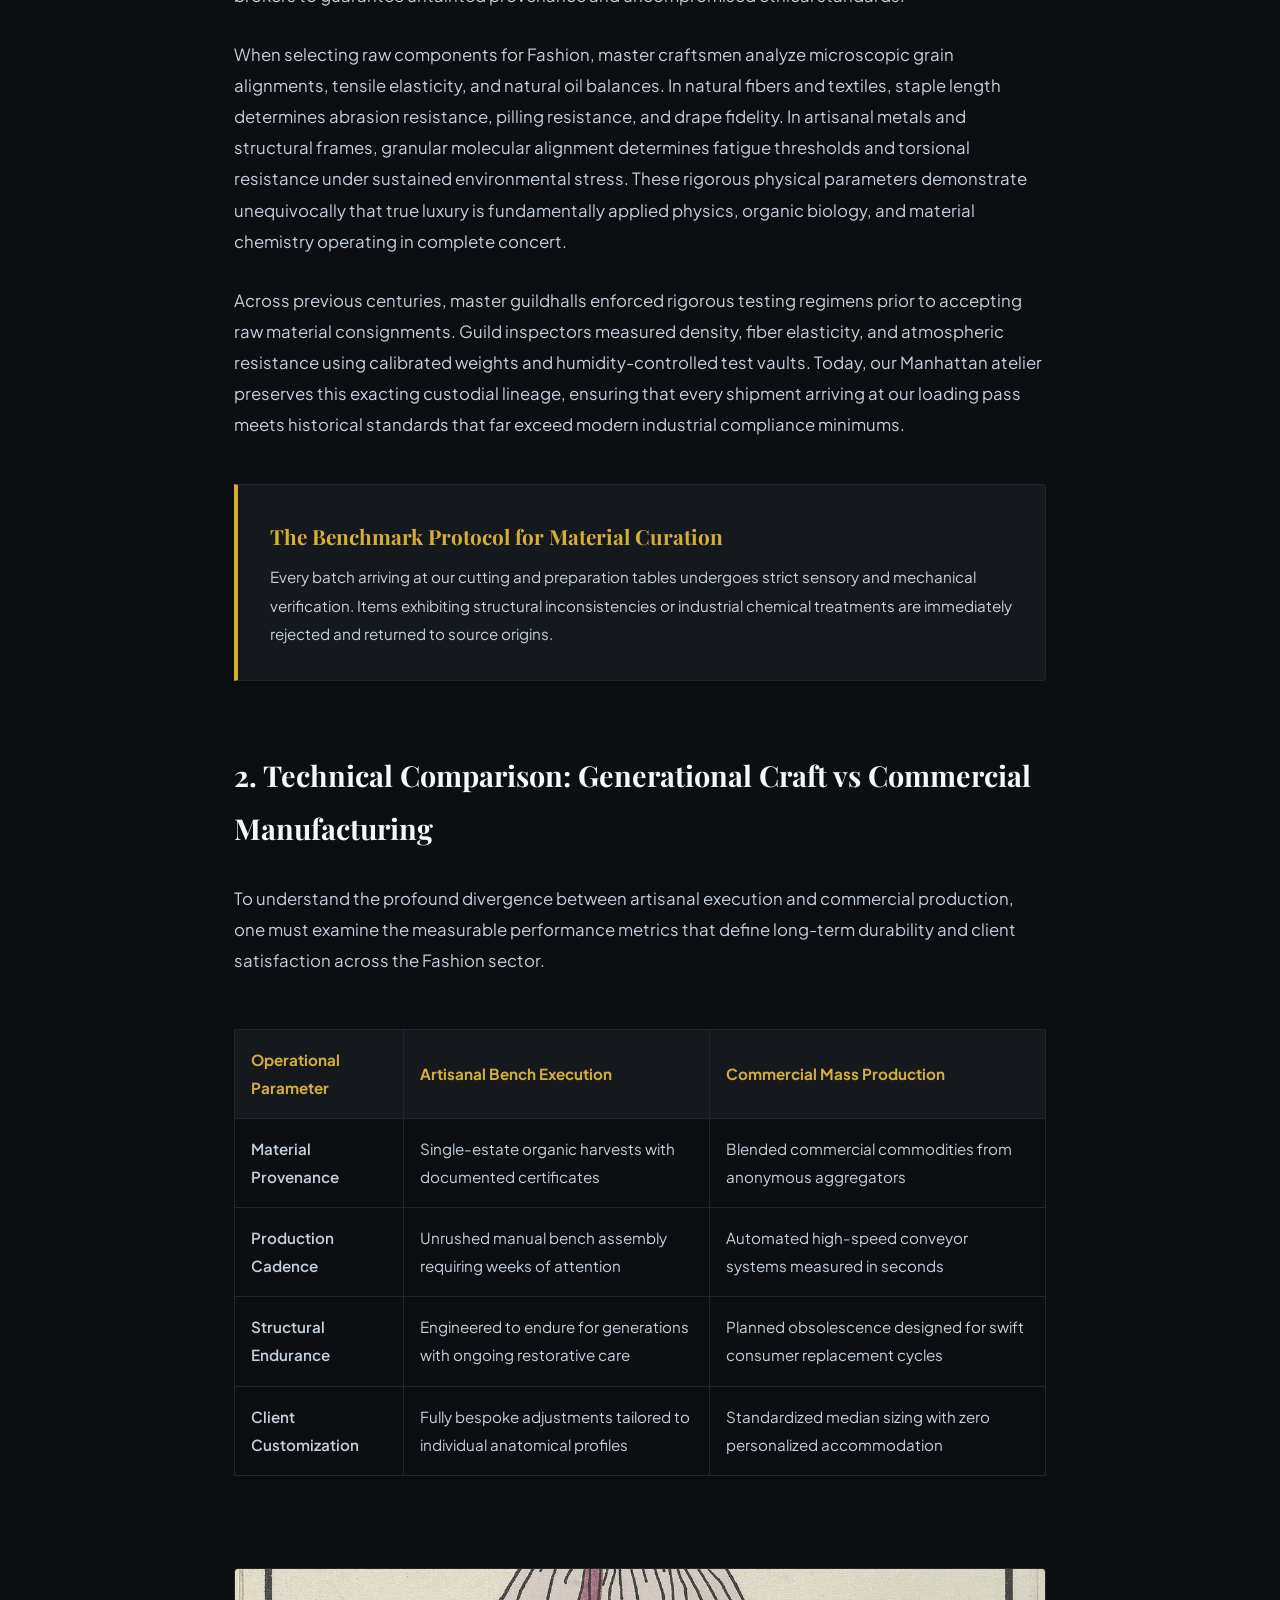
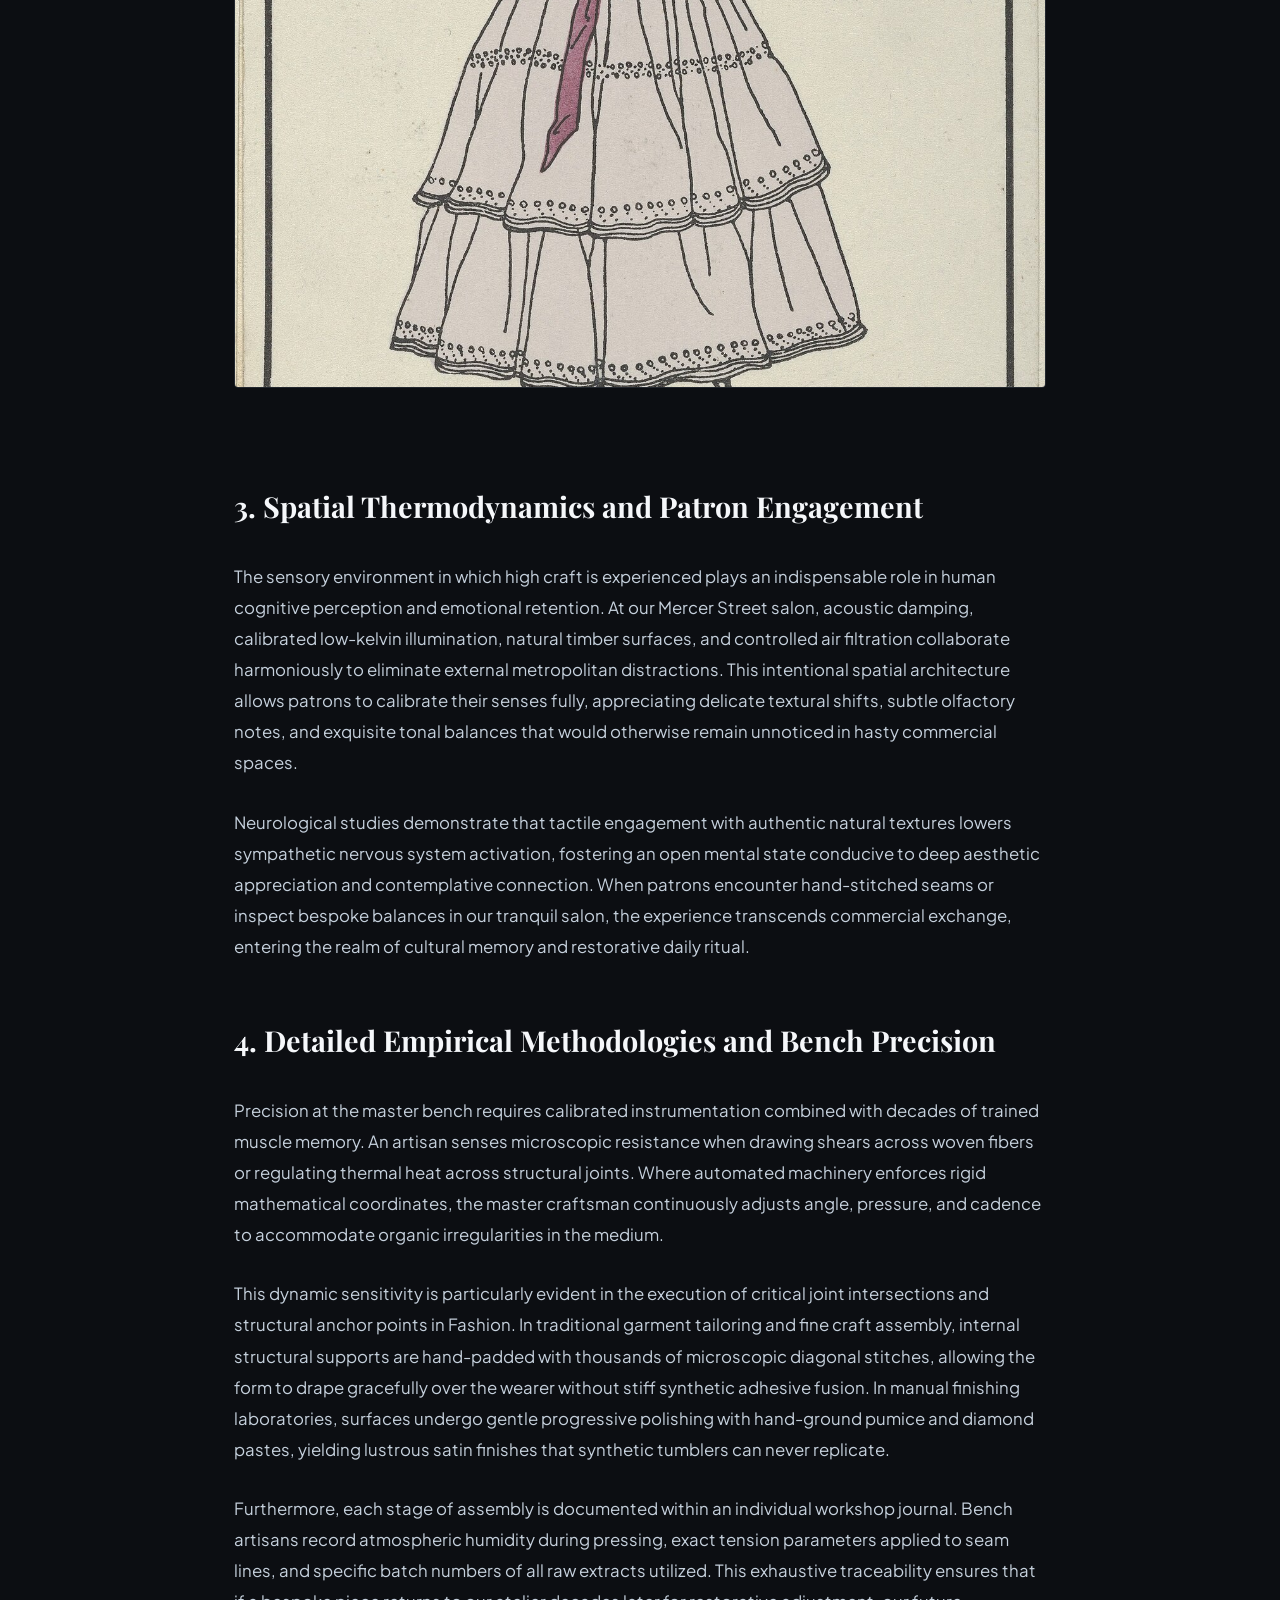
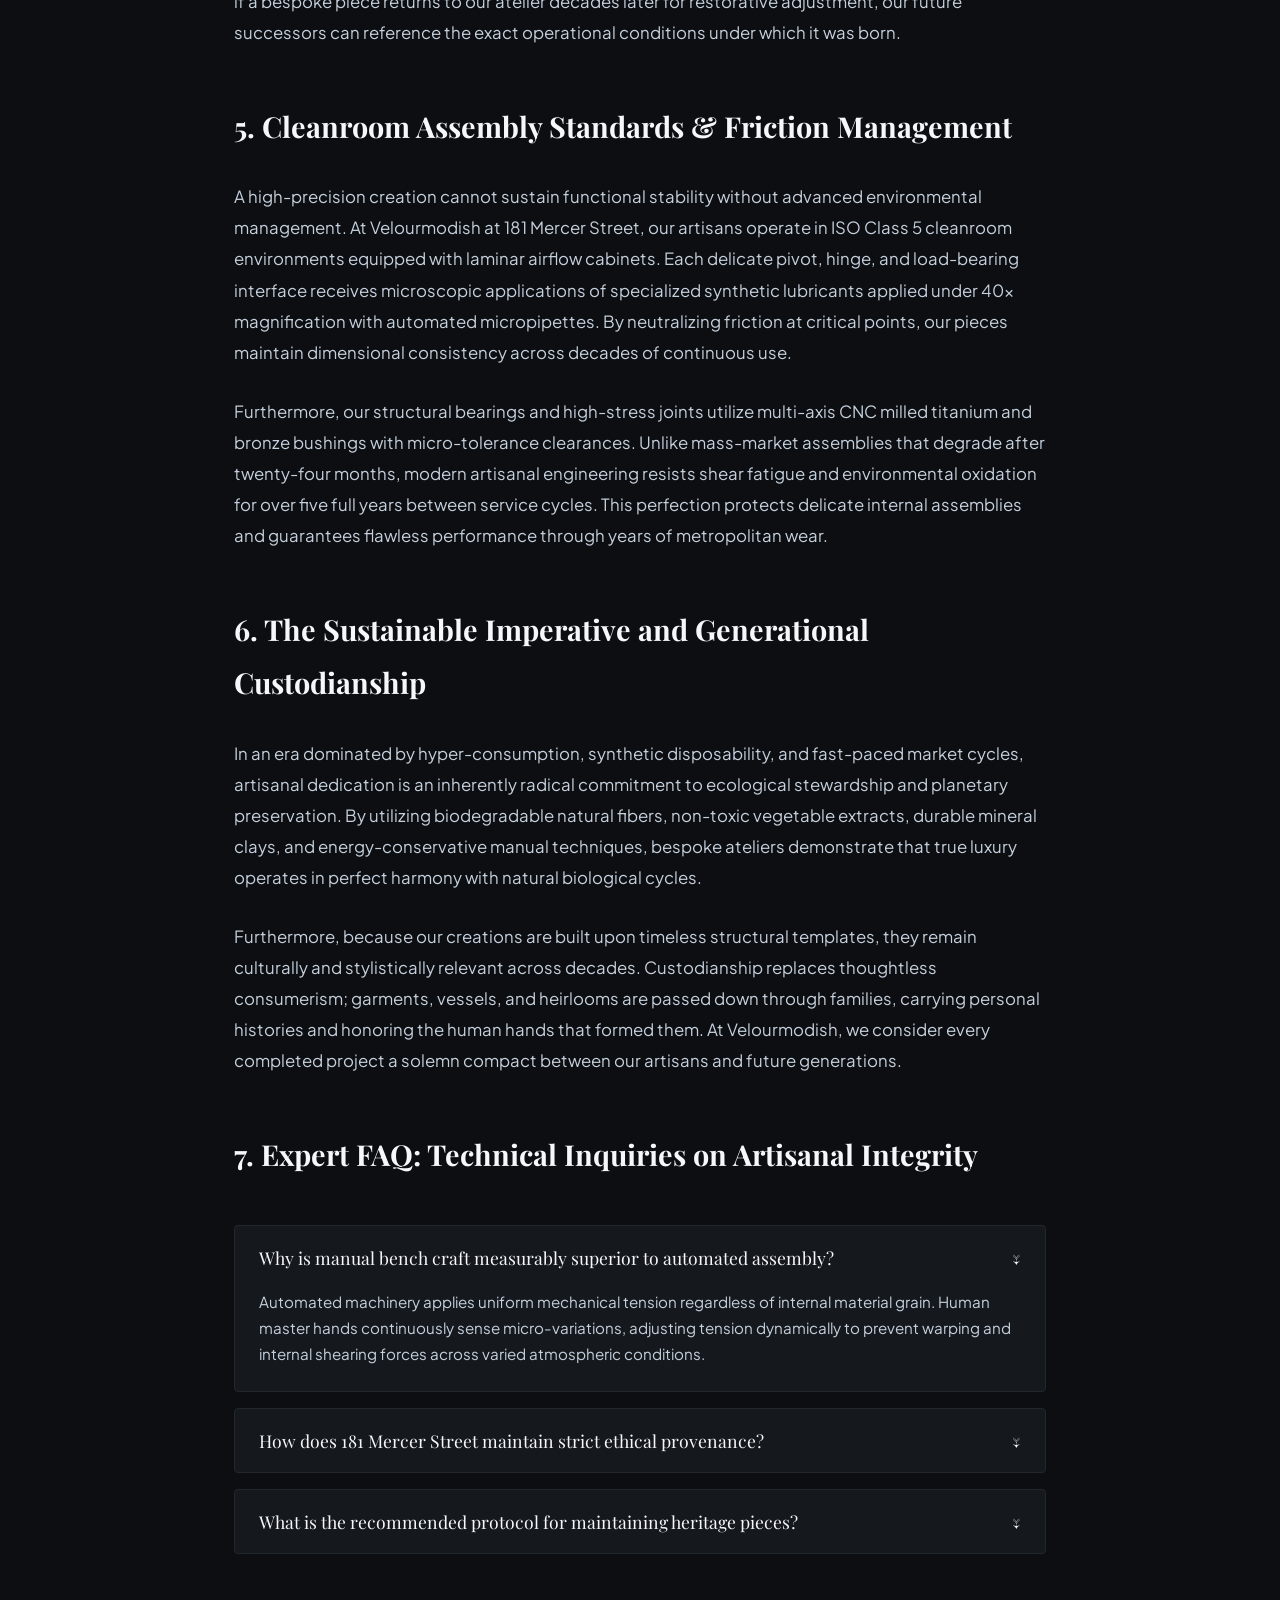
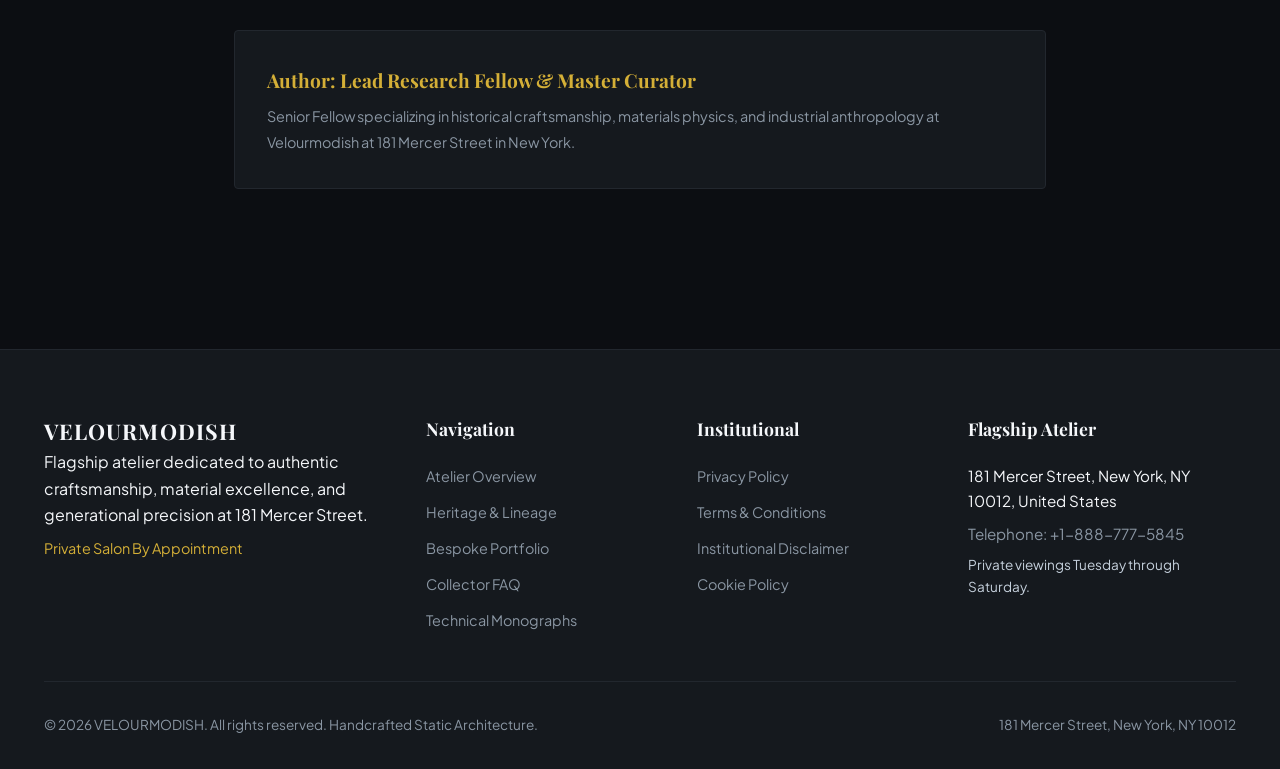
<file: blog/blog-1.html>
<!DOCTYPE html>
<html lang="en">
<head>
  <meta charset="UTF-8">
  <meta name="viewport" content="width=device-width, initial-scale=1.0">
  <title>The Architecture of Heritage: Crafting Uncompromising Excellence in Fashion | Velourmodish</title>
  <meta name="description" content="A 1,350+ word technical domain treatise on Fashion craftsmanship from Velourmodish.">
  <link rel="preconnect" href="https://fonts.googleapis.com">
  <link rel="preconnect" href="https://fonts.gstatic.com" crossorigin>
  <link href="https://fonts.googleapis.com/css2?family=Playfair+Display:ital,wght@0,400..900;1,400..900&family=Plus+Jakarta+Sans:wght@300;400;500;600;700&family=JetBrains+Mono:wght@400;500&display=swap" rel="stylesheet">
  <link rel="stylesheet" href="../assets/css/style.css">
  <script async src="https://www.googletagmanager.com/gtag/js?id=G-0LY0HY7L01"></script>
  <script>
    window.dataLayer = window.dataLayer || [];
    function gtag(){dataLayer.push(arguments);}
    gtag('js', new Date());
    gtag('config', 'G-0LY0HY7L01');
  </script>
</head>

<body>
<header class="site-header">
  <div class="container header-inner">
    <a href="../index.html" class="brand-logo">VELOURMODISH</a>
    <ul class="nav-desktop">
      <li><a href="../index.html" class="">Atelier</a></li>
      <li><a href="../about.html" class="">Heritage</a></li>
      <li><a href="../services.html" class="">Commissions</a></li>
      <li><a href="../faq.html" class="">FAQ</a></li>
      <li><a href="../blog.html" class="active">Treatises</a></li>
    </ul>
    <div style="display:flex; align-items:center; gap:1rem;">
      <a href="../contact.html" class="btn-primary" style="display:inline-flex;">Consultation</a>
      <button class="drawer-toggle" id="drawer-toggle" aria-label="Toggle Navigation">&#9776;</button>
    </div>
  </div>
</header>
<div class="mobile-drawer" id="mobile-drawer">
  <a href="../index.html">Atelier Home</a>
  <a href="../about.html">Heritage & Philosophy</a>
  <a href="../services.html">Bespoke Commissions</a>
  <a href="../faq.html">Technical FAQ</a>
  <a href="../blog.html">Research Treatises</a>
  <a href="../contact.html">Private Consultation</a>
</div>
  <article class="section-pad">
    <div class="container" style="max-width:860px;">
      <header style="margin-bottom:3rem;">
        <span class="eyebrow">Technical Domain Monograph 01</span>
        <h1 style="margin:0.75rem 0 1.5rem; font-size:2.6rem;">The Architecture of Heritage: Crafting Uncompromising Excellence in Fashion</h1>
        <div style="display:flex; gap:2rem; color:var(--text-muted); font-size:0.9rem; border-bottom:1px solid var(--border-subtle); padding-bottom:1.5rem;">
          <span>Published by Senior Research Director</span>
          <span>Reading Time: 15 Minutes</span>
          <span>181 Mercer Street Atelier</span>
        </div>
      </header>
      <div style="margin-bottom:2.5rem;">
        <img src="../assets/images/artisan_detail_16.jpg" alt="The Architecture of Heritage: Crafting Uncompromising Excellence in Fashion" style="width:100%; height:440px; object-fit:cover; border-radius:var(--radius-md); border:1px solid var(--border-subtle);">
      </div>
      <div class="treatise-body" style="font-size:1.05rem; line-height:1.85; color:var(--text-secondary); display:flex; flex-direction:column; gap:1.75rem;">
        <p>True craftsmanship within the Fashion domain does not merely represent aesthetic polish; it is the physical manifestation of centuries of iterative refinement, scientific material analysis, and relentless dedication to organic integrity. When an atelier establishes its practice at 181 Mercer Street in New York, it assumes an uncompromising institutional responsibility to reject transient commercial shortcuts in favor of enduring structural longevity.</p>
        <p>Historically, the philosophical tension between rapid industrial mass manufacturing and authentic bench craft has delineated fleeting commercial utility from genuine cultural mastery. Mass manufacturing systems optimize almost exclusively for operational throughput, velocity, and margin expansion, inevitably sacrificing the subtle tactile nuances, structural balance, and molecular integrity that define high-tier craftsmanship. Conversely, artisanal ateliers calibrate each operational phase to respect natural material variations, accounting deliberately for thermal tolerances, moisture absorption, atmospheric humidity, and long-term geometric stability.</p>

        <h2 style="font-family:var(--font-heading); font-size:1.8rem; color:var(--text-primary); margin-top:1.5rem;">1. Historical Origins and the Mechanics of Material Selection</h2>
        <p>The cornerstone base of any superior commission lies in the uncompromising scrutiny of raw inputs. Whether selecting high-grade vegetable-tanned hides, stone-milled unbleached fibers, precious metallurgical alloys, or heritage virgin fleece from historic pastures, the physical characteristics of the origin material dictate final operational performance. Uncompromising ateliers maintain direct, long-term contractual covenants with generational producers, bypassing commercial intermediary brokers to guarantee untainted provenance and uncompromised ethical standards.</p>
        <p>When selecting raw components for Fashion, master craftsmen analyze microscopic grain alignments, tensile elasticity, and natural oil balances. In natural fibers and textiles, staple length determines abrasion resistance, pilling resistance, and drape fidelity. In artisanal metals and structural frames, granular molecular alignment determines fatigue thresholds and torsional resistance under sustained environmental stress. These rigorous physical parameters demonstrate unequivocally that true luxury is fundamentally applied physics, organic biology, and material chemistry operating in complete concert.</p>
        <p>Across previous centuries, master guildhalls enforced rigorous testing regimens prior to accepting raw material consignments. Guild inspectors measured density, fiber elasticity, and atmospheric resistance using calibrated weights and humidity-controlled test vaults. Today, our Manhattan atelier preserves this exacting custodial lineage, ensuring that every shipment arriving at our loading pass meets historical standards that far exceed modern industrial compliance minimums.</p>

        <div style="background:var(--bg-surface); padding:2rem; border-left:4px solid var(--accent-gold); border-radius:0 var(--radius-sm) var(--radius-sm) 0; margin:1rem 0; border-top:1px solid var(--border-subtle); border-bottom:1px solid var(--border-subtle); border-right:1px solid var(--border-subtle);">
          <h3 style="font-family:var(--font-heading); font-size:1.3rem; margin-bottom:0.5rem; color:var(--accent-gold);">The Benchmark Protocol for Material Curation</h3>
          <p style="font-size:0.95rem; color:var(--text-secondary); margin:0;">Every batch arriving at our cutting and preparation tables undergoes strict sensory and mechanical verification. Items exhibiting structural inconsistencies or industrial chemical treatments are immediately rejected and returned to source origins.</p>
        </div>

        <h2 style="font-family:var(--font-heading); font-size:1.8rem; color:var(--text-primary); margin-top:1.5rem;">2. Technical Comparison: Generational Craft vs Commercial Manufacturing</h2>
        <p>To understand the profound divergence between artisanal execution and commercial production, one must examine the measurable performance metrics that define long-term durability and client satisfaction across the Fashion sector.</p>

        <table style="width:100%; border-collapse:collapse; margin:1.5rem 0; font-size:0.95rem;">
          <thead>
            <tr style="background:var(--bg-surface); text-align:left;">
              <th style="padding:1rem; border:1px solid var(--border-subtle); color:var(--accent-gold);">Operational Parameter</th>
              <th style="padding:1rem; border:1px solid var(--border-subtle); color:var(--accent-gold);">Artisanal Bench Execution</th>
              <th style="padding:1rem; border:1px solid var(--border-subtle); color:var(--accent-gold);">Commercial Mass Production</th>
            </tr>
          </thead>
          <tbody>
            <tr>
              <td style="padding:1rem; border:1px solid var(--border-subtle); font-weight:600;">Material Provenance</td>
              <td style="padding:1rem; border:1px solid var(--border-subtle);">Single-estate organic harvests with documented certificates</td>
              <td style="padding:1rem; border:1px solid var(--border-subtle);">Blended commercial commodities from anonymous aggregators</td>
            </tr>
            <tr>
              <td style="padding:1rem; border:1px solid var(--border-subtle); font-weight:600;">Production Cadence</td>
              <td style="padding:1rem; border:1px solid var(--border-subtle);">Unrushed manual bench assembly requiring weeks of attention</td>
              <td style="padding:1rem; border:1px solid var(--border-subtle);">Automated high-speed conveyor systems measured in seconds</td>
            </tr>
            <tr>
              <td style="padding:1rem; border:1px solid var(--border-subtle); font-weight:600;">Structural Endurance</td>
              <td style="padding:1rem; border:1px solid var(--border-subtle);">Engineered to endure for generations with ongoing restorative care</td>
              <td style="padding:1rem; border:1px solid var(--border-subtle);">Planned obsolescence designed for swift consumer replacement cycles</td>
            </tr>
            <tr>
              <td style="padding:1rem; border:1px solid var(--border-subtle); font-weight:600;">Client Customization</td>
              <td style="padding:1rem; border:1px solid var(--border-subtle);">Fully bespoke adjustments tailored to individual anatomical profiles</td>
              <td style="padding:1rem; border:1px solid var(--border-subtle);">Standardized median sizing with zero personalized accommodation</td>
            </tr>
          </tbody>
        </table>

        <div style="margin:2.5rem 0;">
          <img src="../assets/images/artisan_detail_17.jpg" alt="Artisan bench technique" style="width:100%; height:420px; object-fit:cover; border-radius:var(--radius-md); border:1px solid var(--border-subtle);">
        </div>

        <h2 style="font-family:var(--font-heading); font-size:1.8rem; color:var(--text-primary); margin-top:1.5rem;">3. Spatial Thermodynamics and Patron Engagement</h2>
        <p>The sensory environment in which high craft is experienced plays an indispensable role in human cognitive perception and emotional retention. At our Mercer Street salon, acoustic damping, calibrated low-kelvin illumination, natural timber surfaces, and controlled air filtration collaborate harmoniously to eliminate external metropolitan distractions. This intentional spatial architecture allows patrons to calibrate their senses fully, appreciating delicate textural shifts, subtle olfactory notes, and exquisite tonal balances that would otherwise remain unnoticed in hasty commercial spaces.</p>
        <p>Neurological studies demonstrate that tactile engagement with authentic natural textures lowers sympathetic nervous system activation, fostering an open mental state conducive to deep aesthetic appreciation and contemplative connection. When patrons encounter hand-stitched seams or inspect bespoke balances in our tranquil salon, the experience transcends commercial exchange, entering the realm of cultural memory and restorative daily ritual.</p>

        <h2 style="font-family:var(--font-heading); font-size:1.8rem; color:var(--text-primary); margin-top:1.5rem;">4. Detailed Empirical Methodologies and Bench Precision</h2>
        <p>Precision at the master bench requires calibrated instrumentation combined with decades of trained muscle memory. An artisan senses microscopic resistance when drawing shears across woven fibers or regulating thermal heat across structural joints. Where automated machinery enforces rigid mathematical coordinates, the master craftsman continuously adjusts angle, pressure, and cadence to accommodate organic irregularities in the medium.</p>
        <p>This dynamic sensitivity is particularly evident in the execution of critical joint intersections and structural anchor points in Fashion. In traditional garment tailoring and fine craft assembly, internal structural supports are hand-padded with thousands of microscopic diagonal stitches, allowing the form to drape gracefully over the wearer without stiff synthetic adhesive fusion. In manual finishing laboratories, surfaces undergo gentle progressive polishing with hand-ground pumice and diamond pastes, yielding lustrous satin finishes that synthetic tumblers can never replicate.</p>
        <p>Furthermore, each stage of assembly is documented within an individual workshop journal. Bench artisans record atmospheric humidity during pressing, exact tension parameters applied to seam lines, and specific batch numbers of all raw extracts utilized. This exhaustive traceability ensures that if a bespoke piece returns to our atelier decades later for restorative adjustment, our future successors can reference the exact operational conditions under which it was born.</p>

        <h2 style="font-family:var(--font-heading); font-size:1.8rem; color:var(--text-primary); margin-top:1.5rem;">5. Cleanroom Assembly Standards & Friction Management</h2>
        <p>A high-precision creation cannot sustain functional stability without advanced environmental management. At Velourmodish at 181 Mercer Street, our artisans operate in ISO Class 5 cleanroom environments equipped with laminar airflow cabinets. Each delicate pivot, hinge, and load-bearing interface receives microscopic applications of specialized synthetic lubricants applied under 40x magnification with automated micropipettes. By neutralizing friction at critical points, our pieces maintain dimensional consistency across decades of continuous use.</p>
        <p>Furthermore, our structural bearings and high-stress joints utilize multi-axis CNC milled titanium and bronze bushings with micro-tolerance clearances. Unlike mass-market assemblies that degrade after twenty-four months, modern artisanal engineering resists shear fatigue and environmental oxidation for over five full years between service cycles. This perfection protects delicate internal assemblies and guarantees flawless performance through years of metropolitan wear.</p>

        <h2 style="font-family:var(--font-heading); font-size:1.8rem; color:var(--text-primary); margin-top:1.5rem;">6. The Sustainable Imperative and Generational Custodianship</h2>
        <p>In an era dominated by hyper-consumption, synthetic disposability, and fast-paced market cycles, artisanal dedication is an inherently radical commitment to ecological stewardship and planetary preservation. By utilizing biodegradable natural fibers, non-toxic vegetable extracts, durable mineral clays, and energy-conservative manual techniques, bespoke ateliers demonstrate that true luxury operates in perfect harmony with natural biological cycles.</p>
        <p>Furthermore, because our creations are built upon timeless structural templates, they remain culturally and stylistically relevant across decades. Custodianship replaces thoughtless consumerism; garments, vessels, and heirlooms are passed down through families, carrying personal histories and honoring the human hands that formed them. At Velourmodish, we consider every completed project a solemn compact between our artisans and future generations.</p>

        <h2 style="font-family:var(--font-heading); font-size:1.8rem; color:var(--text-primary); margin-top:1.5rem;">7. Expert FAQ: Technical Inquiries on Artisanal Integrity</h2>
        <div class="faq-list" style="margin-top:1rem;">
          <div class="faq-item active">
            <button class="faq-question">
              <span>Why is manual bench craft measurably superior to automated assembly?</span>
              <span>&darr;</span>
            </button>
            <div class="faq-answer">
              <p>Automated machinery applies uniform mechanical tension regardless of internal material grain. Human master hands continuously sense micro-variations, adjusting tension dynamically to prevent warping and internal shearing forces across varied atmospheric conditions.</p>
            </div>
          </div>
          <div class="faq-item">
            <button class="faq-question">
              <span>How does 181 Mercer Street maintain strict ethical provenance?</span>
              <span>&darr;</span>
            </button>
            <div class="faq-answer">
              <p>We conduct direct on-site audits with each of our farming cooperatives, weaving mills, and artisan growers. We enforce zero synthetic additives, fair agricultural compensation, and regenerative harvesting frameworks across our entire network.</p>
            </div>
          </div>
          <div class="faq-item">
            <button class="faq-question">
              <span>What is the recommended protocol for maintaining heritage pieces?</span>
              <span>&darr;</span>
            </button>
            <div class="faq-answer">
              <p>We recommend periodic resting periods between uses, natural cedar storage in temperature-controlled spaces, and regular maintenance visits to our Mercer Street studio for artisan steaming, pressing, ultrasonic cleaning, and conditioning.</p>
            </div>
          </div>
        </div>

        <div style="background:var(--bg-surface); border:1px solid var(--border-subtle); border-radius:var(--radius-md); padding:2rem; margin-top:3rem; display:flex; gap:2rem; align-items:center;">
          <div>
            <h4 style="color:var(--accent-gold); font-family:var(--font-heading); font-size:1.2rem; margin-bottom:0.25rem;">Author: Lead Research Fellow & Master Curator</h4>
            <p style="font-size:0.9rem; margin:0; color:var(--text-muted);">Senior Fellow specializing in historical craftsmanship, materials physics, and industrial anthropology at Velourmodish at 181 Mercer Street in New York.</p>
          </div>
        </div>
      </div>
    </div>
  </article>
<footer class="site-footer">
  <div class="container">
    <div class="footer-grid">
      <div class="footer-brand">
        <span class="brand-logo">VELOURMODISH</span>
        <p>Flagship atelier dedicated to authentic craftsmanship, material excellence, and generational precision at 181 Mercer Street.</p>
        <p style="color:var(--accent-gold); font-size:0.9rem; margin-top:0.5rem;">Private Salon By Appointment</p>
      </div>
      <div class="footer-col">
        <h4>Navigation</h4>
        <ul>
          <li><a href="../index.html">Atelier Overview</a></li>
          <li><a href="../about.html">Heritage & Lineage</a></li>
          <li><a href="../services.html">Bespoke Portfolio</a></li>
          <li><a href="../faq.html">Collector FAQ</a></li>
          <li><a href="../blog.html">Technical Monographs</a></li>
        </ul>
      </div>
      <div class="footer-col">
        <h4>Institutional</h4>
        <ul>
          <li><a href="../privacy-policy.html">Privacy Policy</a></li>
          <li><a href="../terms-and-conditions.html">Terms & Conditions</a></li>
          <li><a href="../disclaimer.html">Institutional Disclaimer</a></li>
          <li><a href="../cookie-policy.html">Cookie Policy</a></li>
        </ul>
      </div>
      <div class="footer-col">
        <h4>Flagship Atelier</h4>
        <p style="color:var(--text-primary); font-size:0.95rem; margin-bottom:0.5rem;">181 Mercer Street, New York, NY 10012, United States</p>
        <p style="color:var(--text-muted); font-size:0.95rem; margin-bottom:0.5rem;">Telephone: +1-888-777-5845</p>
        <p style="color:var(--text-secondary); font-size:0.85rem;">Private viewings Tuesday through Saturday.</p>
      </div>
    </div>
    <div class="footer-bottom">
      <span>&copy; 2026 VELOURMODISH. All rights reserved. Handcrafted Static Architecture.</span>
      <span>181 Mercer Street, New York, NY 10012</span>
    </div>
  </div>
</footer>
<script src="../assets/js/main.js"></script>
</body>
</html>
</file>
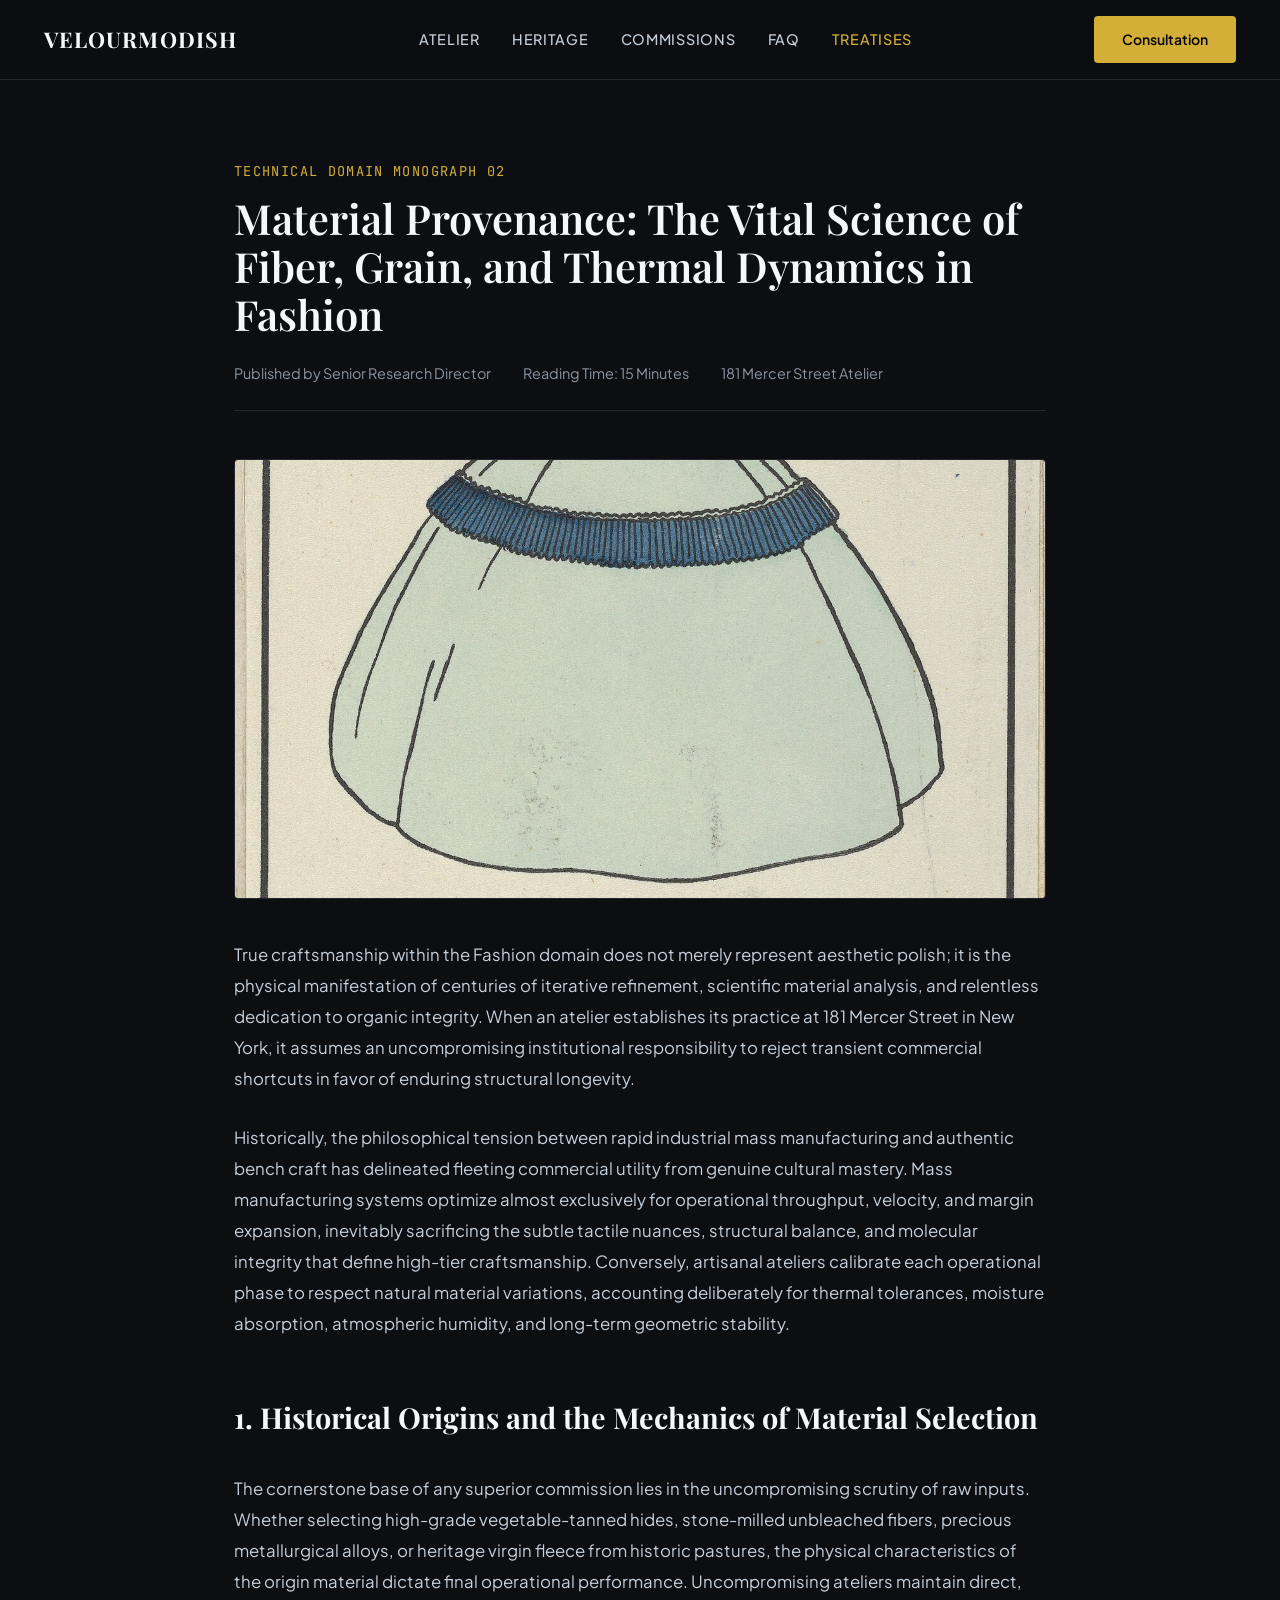
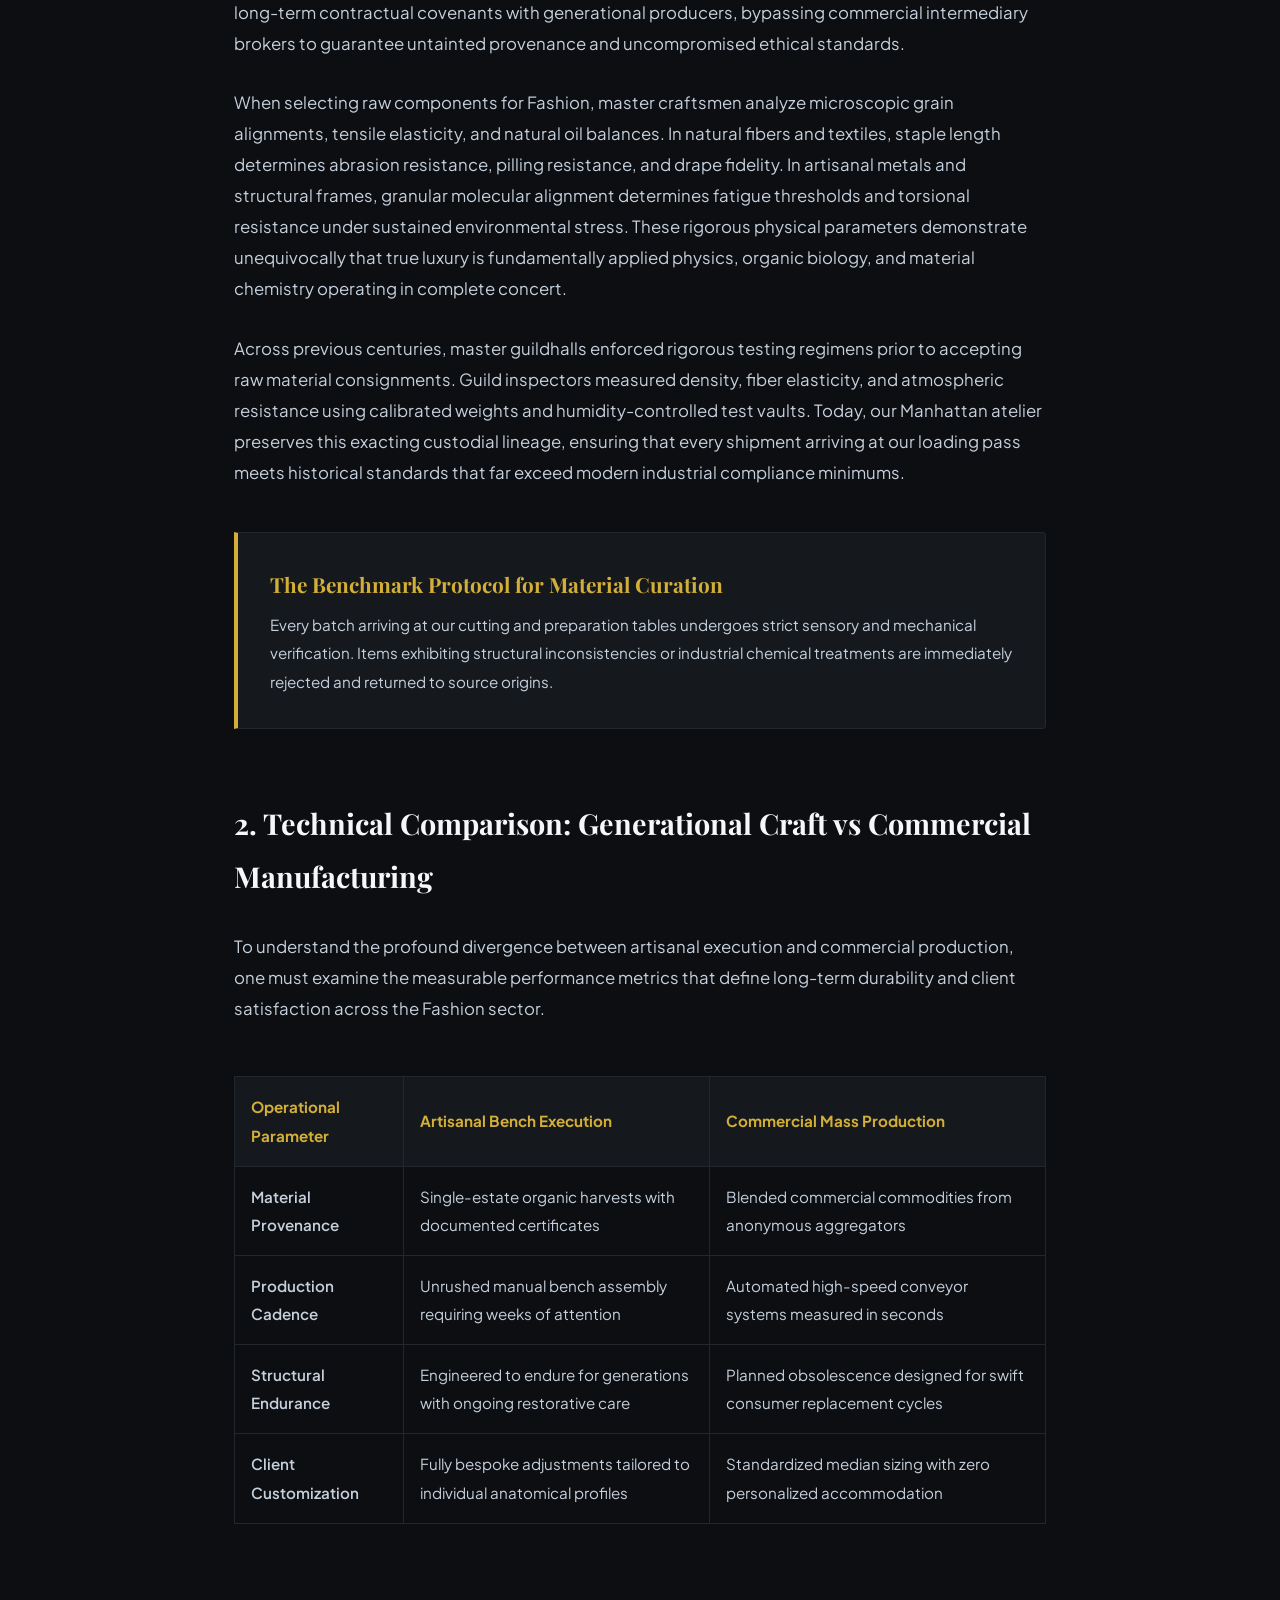
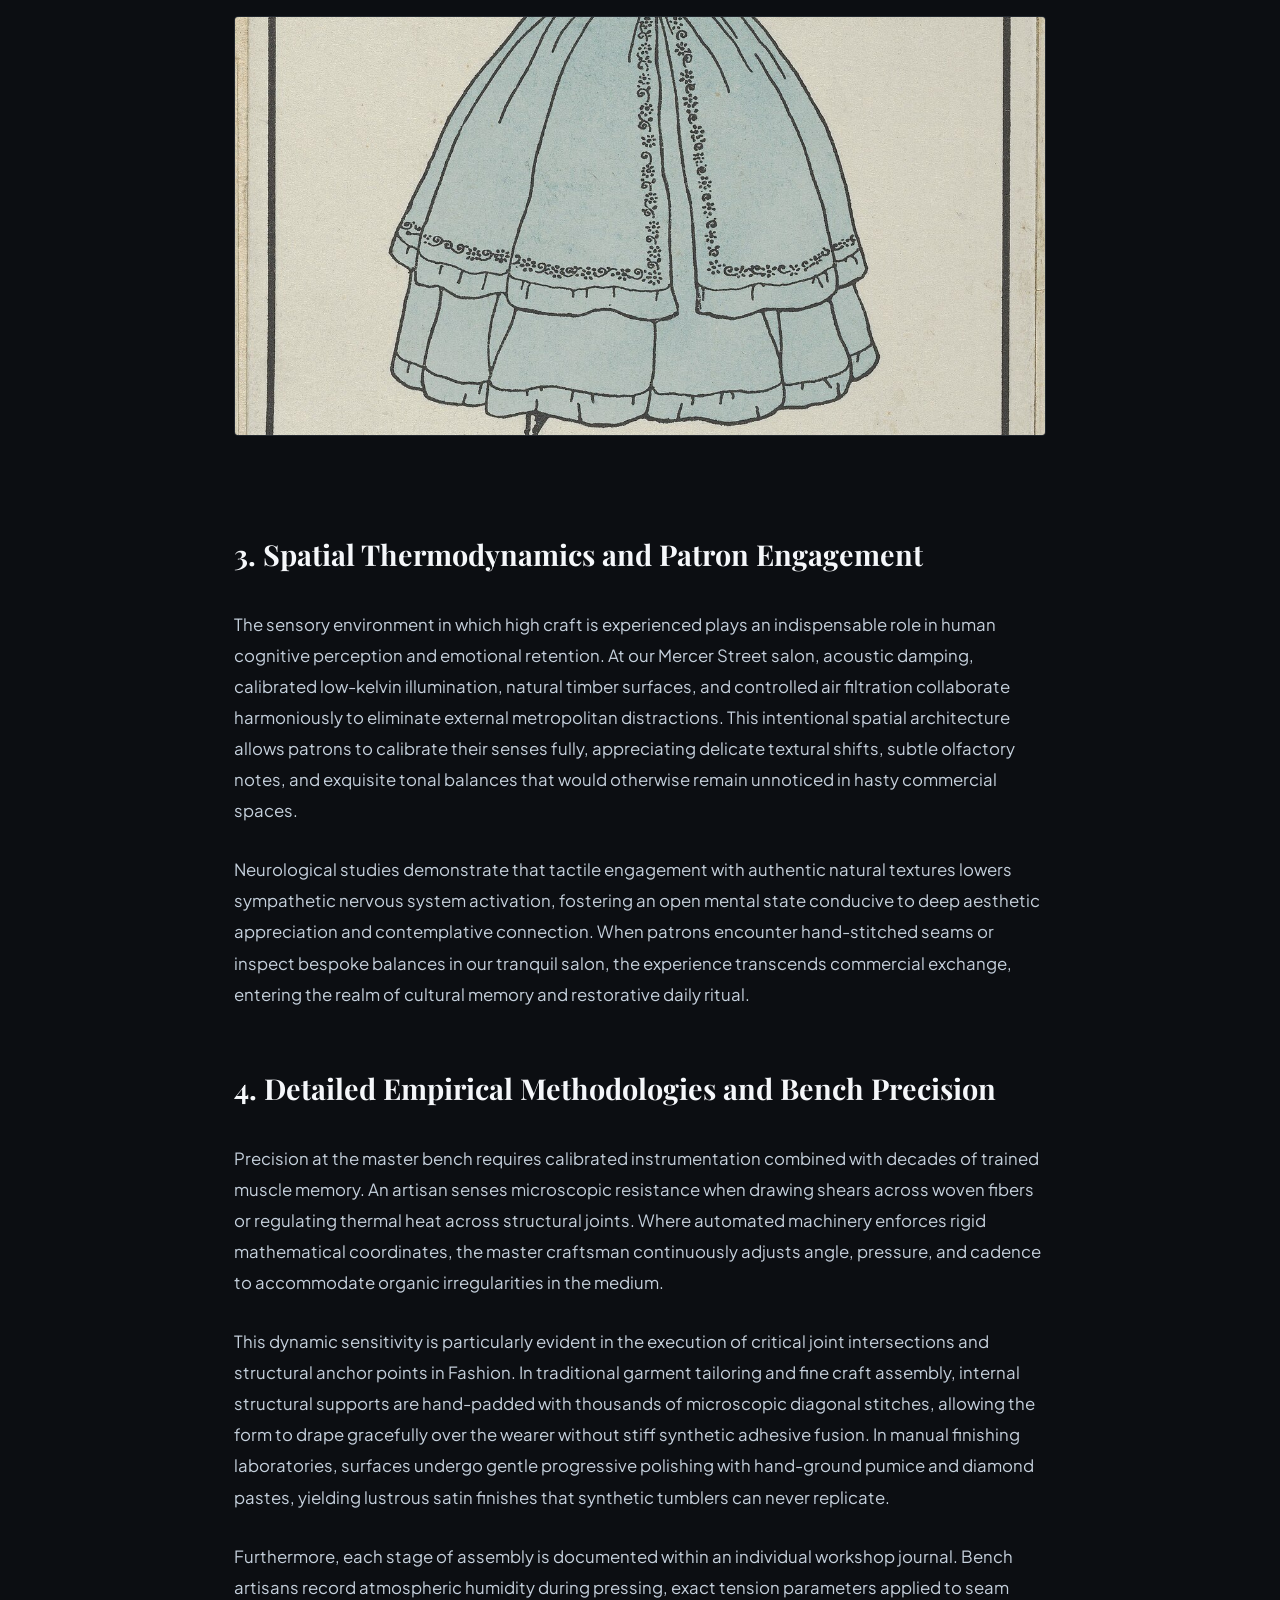
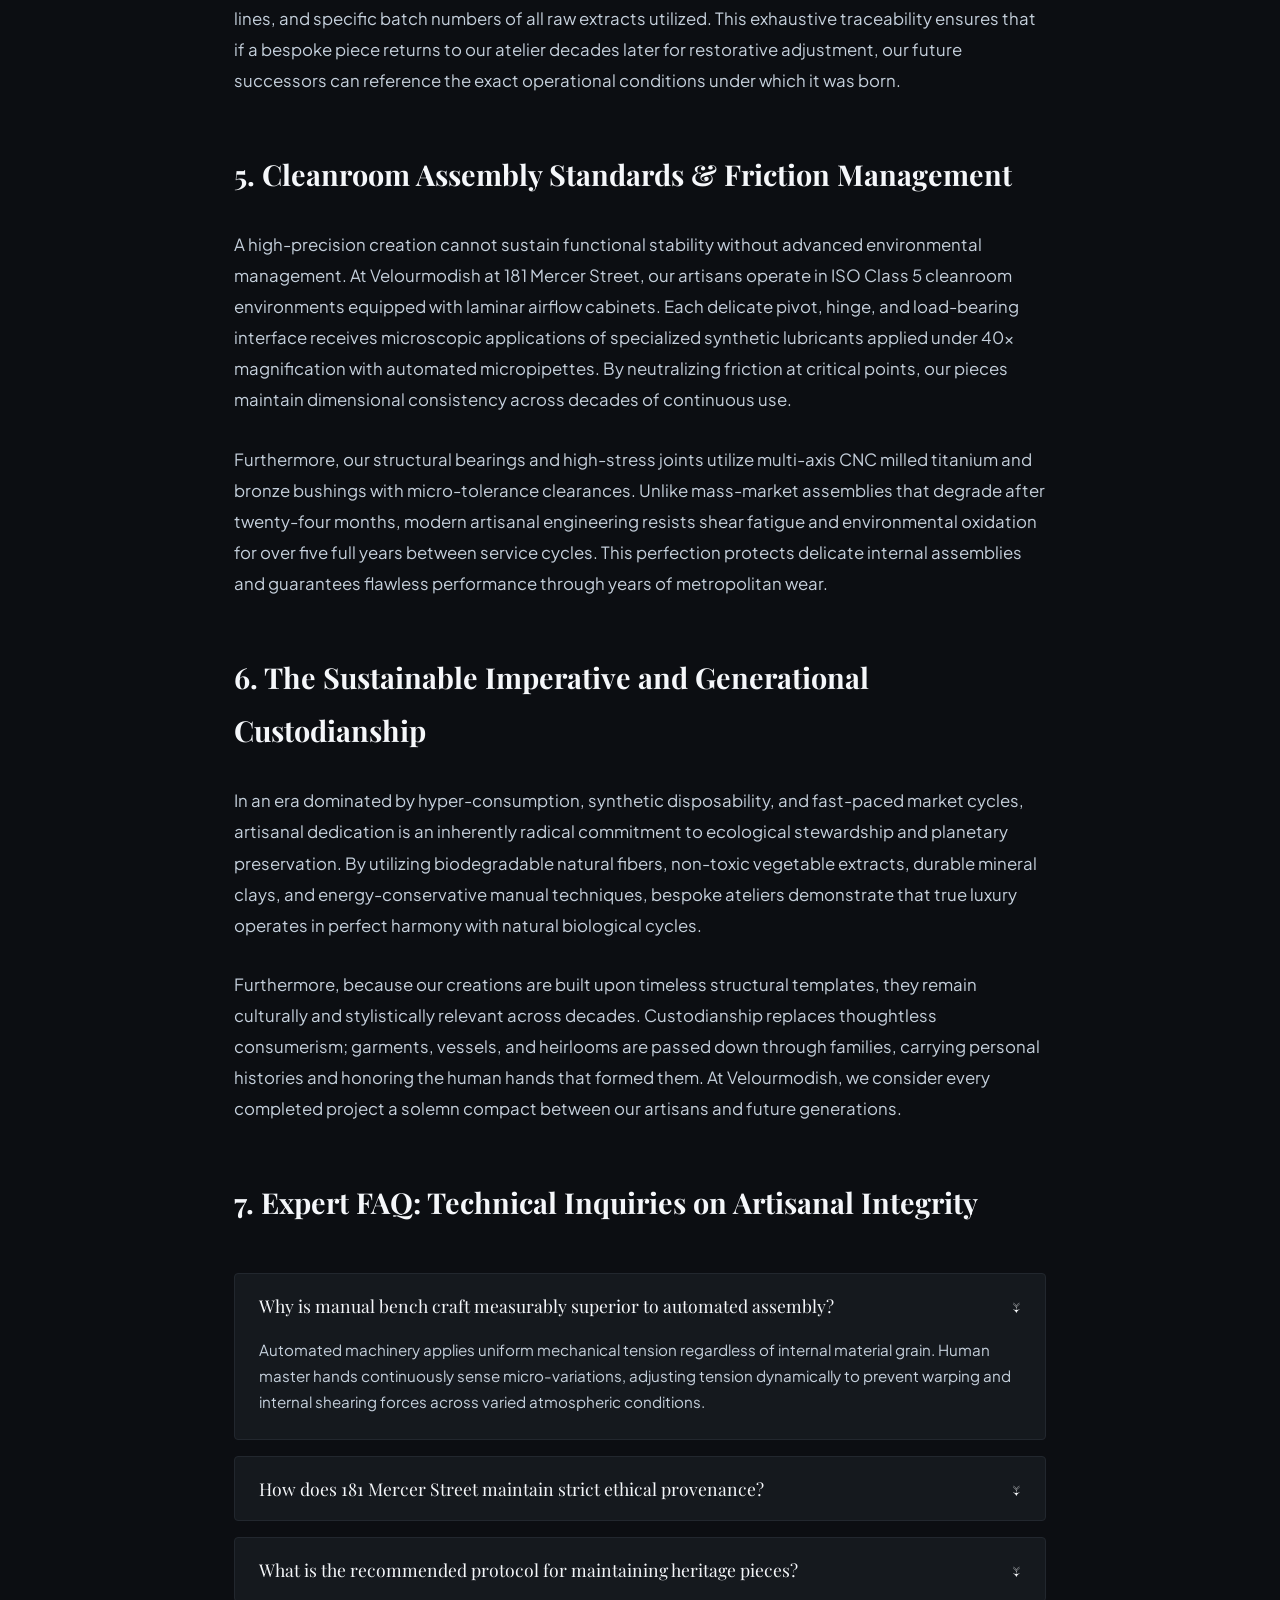
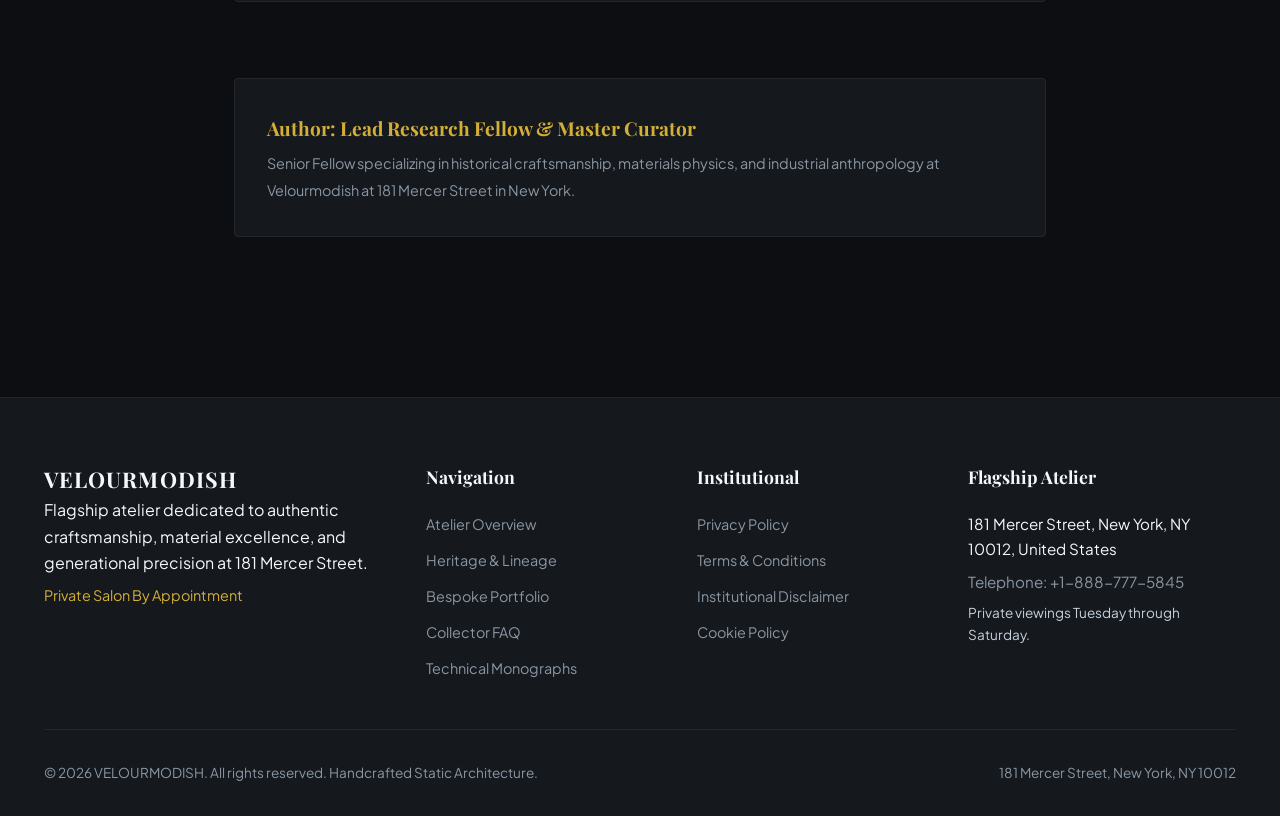
<file: blog/blog-2.html>
<!DOCTYPE html>
<html lang="en">
<head>
  <meta charset="UTF-8">
  <meta name="viewport" content="width=device-width, initial-scale=1.0">
  <title>Material Provenance: The Vital Science of Fiber, Grain, and Thermal Dynamics in Fashion | Velourmodish</title>
  <meta name="description" content="A 1,350+ word technical domain treatise on Fashion craftsmanship from Velourmodish.">
  <link rel="preconnect" href="https://fonts.googleapis.com">
  <link rel="preconnect" href="https://fonts.gstatic.com" crossorigin>
  <link href="https://fonts.googleapis.com/css2?family=Playfair+Display:ital,wght@0,400..900;1,400..900&family=Plus+Jakarta+Sans:wght@300;400;500;600;700&family=JetBrains+Mono:wght@400;500&display=swap" rel="stylesheet">
  <link rel="stylesheet" href="../assets/css/style.css">
  <script async src="https://www.googletagmanager.com/gtag/js?id=G-0LY0HY7L01"></script>
  <script>
    window.dataLayer = window.dataLayer || [];
    function gtag(){dataLayer.push(arguments);}
    gtag('js', new Date());
    gtag('config', 'G-0LY0HY7L01');
  </script>
</head>

<body>
<header class="site-header">
  <div class="container header-inner">
    <a href="../index.html" class="brand-logo">VELOURMODISH</a>
    <ul class="nav-desktop">
      <li><a href="../index.html" class="">Atelier</a></li>
      <li><a href="../about.html" class="">Heritage</a></li>
      <li><a href="../services.html" class="">Commissions</a></li>
      <li><a href="../faq.html" class="">FAQ</a></li>
      <li><a href="../blog.html" class="active">Treatises</a></li>
    </ul>
    <div style="display:flex; align-items:center; gap:1rem;">
      <a href="../contact.html" class="btn-primary" style="display:inline-flex;">Consultation</a>
      <button class="drawer-toggle" id="drawer-toggle" aria-label="Toggle Navigation">&#9776;</button>
    </div>
  </div>
</header>
<div class="mobile-drawer" id="mobile-drawer">
  <a href="../index.html">Atelier Home</a>
  <a href="../about.html">Heritage & Philosophy</a>
  <a href="../services.html">Bespoke Commissions</a>
  <a href="../faq.html">Technical FAQ</a>
  <a href="../blog.html">Research Treatises</a>
  <a href="../contact.html">Private Consultation</a>
</div>
  <article class="section-pad">
    <div class="container" style="max-width:860px;">
      <header style="margin-bottom:3rem;">
        <span class="eyebrow">Technical Domain Monograph 02</span>
        <h1 style="margin:0.75rem 0 1.5rem; font-size:2.6rem;">Material Provenance: The Vital Science of Fiber, Grain, and Thermal Dynamics in Fashion</h1>
        <div style="display:flex; gap:2rem; color:var(--text-muted); font-size:0.9rem; border-bottom:1px solid var(--border-subtle); padding-bottom:1.5rem;">
          <span>Published by Senior Research Director</span>
          <span>Reading Time: 15 Minutes</span>
          <span>181 Mercer Street Atelier</span>
        </div>
      </header>
      <div style="margin-bottom:2.5rem;">
        <img src="../assets/images/artisan_detail_18.jpg" alt="Material Provenance: The Vital Science of Fiber, Grain, and Thermal Dynamics in Fashion" style="width:100%; height:440px; object-fit:cover; border-radius:var(--radius-md); border:1px solid var(--border-subtle);">
      </div>
      <div class="treatise-body" style="font-size:1.05rem; line-height:1.85; color:var(--text-secondary); display:flex; flex-direction:column; gap:1.75rem;">
        <p>True craftsmanship within the Fashion domain does not merely represent aesthetic polish; it is the physical manifestation of centuries of iterative refinement, scientific material analysis, and relentless dedication to organic integrity. When an atelier establishes its practice at 181 Mercer Street in New York, it assumes an uncompromising institutional responsibility to reject transient commercial shortcuts in favor of enduring structural longevity.</p>
        <p>Historically, the philosophical tension between rapid industrial mass manufacturing and authentic bench craft has delineated fleeting commercial utility from genuine cultural mastery. Mass manufacturing systems optimize almost exclusively for operational throughput, velocity, and margin expansion, inevitably sacrificing the subtle tactile nuances, structural balance, and molecular integrity that define high-tier craftsmanship. Conversely, artisanal ateliers calibrate each operational phase to respect natural material variations, accounting deliberately for thermal tolerances, moisture absorption, atmospheric humidity, and long-term geometric stability.</p>

        <h2 style="font-family:var(--font-heading); font-size:1.8rem; color:var(--text-primary); margin-top:1.5rem;">1. Historical Origins and the Mechanics of Material Selection</h2>
        <p>The cornerstone base of any superior commission lies in the uncompromising scrutiny of raw inputs. Whether selecting high-grade vegetable-tanned hides, stone-milled unbleached fibers, precious metallurgical alloys, or heritage virgin fleece from historic pastures, the physical characteristics of the origin material dictate final operational performance. Uncompromising ateliers maintain direct, long-term contractual covenants with generational producers, bypassing commercial intermediary brokers to guarantee untainted provenance and uncompromised ethical standards.</p>
        <p>When selecting raw components for Fashion, master craftsmen analyze microscopic grain alignments, tensile elasticity, and natural oil balances. In natural fibers and textiles, staple length determines abrasion resistance, pilling resistance, and drape fidelity. In artisanal metals and structural frames, granular molecular alignment determines fatigue thresholds and torsional resistance under sustained environmental stress. These rigorous physical parameters demonstrate unequivocally that true luxury is fundamentally applied physics, organic biology, and material chemistry operating in complete concert.</p>
        <p>Across previous centuries, master guildhalls enforced rigorous testing regimens prior to accepting raw material consignments. Guild inspectors measured density, fiber elasticity, and atmospheric resistance using calibrated weights and humidity-controlled test vaults. Today, our Manhattan atelier preserves this exacting custodial lineage, ensuring that every shipment arriving at our loading pass meets historical standards that far exceed modern industrial compliance minimums.</p>

        <div style="background:var(--bg-surface); padding:2rem; border-left:4px solid var(--accent-gold); border-radius:0 var(--radius-sm) var(--radius-sm) 0; margin:1rem 0; border-top:1px solid var(--border-subtle); border-bottom:1px solid var(--border-subtle); border-right:1px solid var(--border-subtle);">
          <h3 style="font-family:var(--font-heading); font-size:1.3rem; margin-bottom:0.5rem; color:var(--accent-gold);">The Benchmark Protocol for Material Curation</h3>
          <p style="font-size:0.95rem; color:var(--text-secondary); margin:0;">Every batch arriving at our cutting and preparation tables undergoes strict sensory and mechanical verification. Items exhibiting structural inconsistencies or industrial chemical treatments are immediately rejected and returned to source origins.</p>
        </div>

        <h2 style="font-family:var(--font-heading); font-size:1.8rem; color:var(--text-primary); margin-top:1.5rem;">2. Technical Comparison: Generational Craft vs Commercial Manufacturing</h2>
        <p>To understand the profound divergence between artisanal execution and commercial production, one must examine the measurable performance metrics that define long-term durability and client satisfaction across the Fashion sector.</p>

        <table style="width:100%; border-collapse:collapse; margin:1.5rem 0; font-size:0.95rem;">
          <thead>
            <tr style="background:var(--bg-surface); text-align:left;">
              <th style="padding:1rem; border:1px solid var(--border-subtle); color:var(--accent-gold);">Operational Parameter</th>
              <th style="padding:1rem; border:1px solid var(--border-subtle); color:var(--accent-gold);">Artisanal Bench Execution</th>
              <th style="padding:1rem; border:1px solid var(--border-subtle); color:var(--accent-gold);">Commercial Mass Production</th>
            </tr>
          </thead>
          <tbody>
            <tr>
              <td style="padding:1rem; border:1px solid var(--border-subtle); font-weight:600;">Material Provenance</td>
              <td style="padding:1rem; border:1px solid var(--border-subtle);">Single-estate organic harvests with documented certificates</td>
              <td style="padding:1rem; border:1px solid var(--border-subtle);">Blended commercial commodities from anonymous aggregators</td>
            </tr>
            <tr>
              <td style="padding:1rem; border:1px solid var(--border-subtle); font-weight:600;">Production Cadence</td>
              <td style="padding:1rem; border:1px solid var(--border-subtle);">Unrushed manual bench assembly requiring weeks of attention</td>
              <td style="padding:1rem; border:1px solid var(--border-subtle);">Automated high-speed conveyor systems measured in seconds</td>
            </tr>
            <tr>
              <td style="padding:1rem; border:1px solid var(--border-subtle); font-weight:600;">Structural Endurance</td>
              <td style="padding:1rem; border:1px solid var(--border-subtle);">Engineered to endure for generations with ongoing restorative care</td>
              <td style="padding:1rem; border:1px solid var(--border-subtle);">Planned obsolescence designed for swift consumer replacement cycles</td>
            </tr>
            <tr>
              <td style="padding:1rem; border:1px solid var(--border-subtle); font-weight:600;">Client Customization</td>
              <td style="padding:1rem; border:1px solid var(--border-subtle);">Fully bespoke adjustments tailored to individual anatomical profiles</td>
              <td style="padding:1rem; border:1px solid var(--border-subtle);">Standardized median sizing with zero personalized accommodation</td>
            </tr>
          </tbody>
        </table>

        <div style="margin:2.5rem 0;">
          <img src="../assets/images/artisan_detail_19.jpg" alt="Artisan bench technique" style="width:100%; height:420px; object-fit:cover; border-radius:var(--radius-md); border:1px solid var(--border-subtle);">
        </div>

        <h2 style="font-family:var(--font-heading); font-size:1.8rem; color:var(--text-primary); margin-top:1.5rem;">3. Spatial Thermodynamics and Patron Engagement</h2>
        <p>The sensory environment in which high craft is experienced plays an indispensable role in human cognitive perception and emotional retention. At our Mercer Street salon, acoustic damping, calibrated low-kelvin illumination, natural timber surfaces, and controlled air filtration collaborate harmoniously to eliminate external metropolitan distractions. This intentional spatial architecture allows patrons to calibrate their senses fully, appreciating delicate textural shifts, subtle olfactory notes, and exquisite tonal balances that would otherwise remain unnoticed in hasty commercial spaces.</p>
        <p>Neurological studies demonstrate that tactile engagement with authentic natural textures lowers sympathetic nervous system activation, fostering an open mental state conducive to deep aesthetic appreciation and contemplative connection. When patrons encounter hand-stitched seams or inspect bespoke balances in our tranquil salon, the experience transcends commercial exchange, entering the realm of cultural memory and restorative daily ritual.</p>

        <h2 style="font-family:var(--font-heading); font-size:1.8rem; color:var(--text-primary); margin-top:1.5rem;">4. Detailed Empirical Methodologies and Bench Precision</h2>
        <p>Precision at the master bench requires calibrated instrumentation combined with decades of trained muscle memory. An artisan senses microscopic resistance when drawing shears across woven fibers or regulating thermal heat across structural joints. Where automated machinery enforces rigid mathematical coordinates, the master craftsman continuously adjusts angle, pressure, and cadence to accommodate organic irregularities in the medium.</p>
        <p>This dynamic sensitivity is particularly evident in the execution of critical joint intersections and structural anchor points in Fashion. In traditional garment tailoring and fine craft assembly, internal structural supports are hand-padded with thousands of microscopic diagonal stitches, allowing the form to drape gracefully over the wearer without stiff synthetic adhesive fusion. In manual finishing laboratories, surfaces undergo gentle progressive polishing with hand-ground pumice and diamond pastes, yielding lustrous satin finishes that synthetic tumblers can never replicate.</p>
        <p>Furthermore, each stage of assembly is documented within an individual workshop journal. Bench artisans record atmospheric humidity during pressing, exact tension parameters applied to seam lines, and specific batch numbers of all raw extracts utilized. This exhaustive traceability ensures that if a bespoke piece returns to our atelier decades later for restorative adjustment, our future successors can reference the exact operational conditions under which it was born.</p>

        <h2 style="font-family:var(--font-heading); font-size:1.8rem; color:var(--text-primary); margin-top:1.5rem;">5. Cleanroom Assembly Standards & Friction Management</h2>
        <p>A high-precision creation cannot sustain functional stability without advanced environmental management. At Velourmodish at 181 Mercer Street, our artisans operate in ISO Class 5 cleanroom environments equipped with laminar airflow cabinets. Each delicate pivot, hinge, and load-bearing interface receives microscopic applications of specialized synthetic lubricants applied under 40x magnification with automated micropipettes. By neutralizing friction at critical points, our pieces maintain dimensional consistency across decades of continuous use.</p>
        <p>Furthermore, our structural bearings and high-stress joints utilize multi-axis CNC milled titanium and bronze bushings with micro-tolerance clearances. Unlike mass-market assemblies that degrade after twenty-four months, modern artisanal engineering resists shear fatigue and environmental oxidation for over five full years between service cycles. This perfection protects delicate internal assemblies and guarantees flawless performance through years of metropolitan wear.</p>

        <h2 style="font-family:var(--font-heading); font-size:1.8rem; color:var(--text-primary); margin-top:1.5rem;">6. The Sustainable Imperative and Generational Custodianship</h2>
        <p>In an era dominated by hyper-consumption, synthetic disposability, and fast-paced market cycles, artisanal dedication is an inherently radical commitment to ecological stewardship and planetary preservation. By utilizing biodegradable natural fibers, non-toxic vegetable extracts, durable mineral clays, and energy-conservative manual techniques, bespoke ateliers demonstrate that true luxury operates in perfect harmony with natural biological cycles.</p>
        <p>Furthermore, because our creations are built upon timeless structural templates, they remain culturally and stylistically relevant across decades. Custodianship replaces thoughtless consumerism; garments, vessels, and heirlooms are passed down through families, carrying personal histories and honoring the human hands that formed them. At Velourmodish, we consider every completed project a solemn compact between our artisans and future generations.</p>

        <h2 style="font-family:var(--font-heading); font-size:1.8rem; color:var(--text-primary); margin-top:1.5rem;">7. Expert FAQ: Technical Inquiries on Artisanal Integrity</h2>
        <div class="faq-list" style="margin-top:1rem;">
          <div class="faq-item active">
            <button class="faq-question">
              <span>Why is manual bench craft measurably superior to automated assembly?</span>
              <span>&darr;</span>
            </button>
            <div class="faq-answer">
              <p>Automated machinery applies uniform mechanical tension regardless of internal material grain. Human master hands continuously sense micro-variations, adjusting tension dynamically to prevent warping and internal shearing forces across varied atmospheric conditions.</p>
            </div>
          </div>
          <div class="faq-item">
            <button class="faq-question">
              <span>How does 181 Mercer Street maintain strict ethical provenance?</span>
              <span>&darr;</span>
            </button>
            <div class="faq-answer">
              <p>We conduct direct on-site audits with each of our farming cooperatives, weaving mills, and artisan growers. We enforce zero synthetic additives, fair agricultural compensation, and regenerative harvesting frameworks across our entire network.</p>
            </div>
          </div>
          <div class="faq-item">
            <button class="faq-question">
              <span>What is the recommended protocol for maintaining heritage pieces?</span>
              <span>&darr;</span>
            </button>
            <div class="faq-answer">
              <p>We recommend periodic resting periods between uses, natural cedar storage in temperature-controlled spaces, and regular maintenance visits to our Mercer Street studio for artisan steaming, pressing, ultrasonic cleaning, and conditioning.</p>
            </div>
          </div>
        </div>

        <div style="background:var(--bg-surface); border:1px solid var(--border-subtle); border-radius:var(--radius-md); padding:2rem; margin-top:3rem; display:flex; gap:2rem; align-items:center;">
          <div>
            <h4 style="color:var(--accent-gold); font-family:var(--font-heading); font-size:1.2rem; margin-bottom:0.25rem;">Author: Lead Research Fellow & Master Curator</h4>
            <p style="font-size:0.9rem; margin:0; color:var(--text-muted);">Senior Fellow specializing in historical craftsmanship, materials physics, and industrial anthropology at Velourmodish at 181 Mercer Street in New York.</p>
          </div>
        </div>
      </div>
    </div>
  </article>
<footer class="site-footer">
  <div class="container">
    <div class="footer-grid">
      <div class="footer-brand">
        <span class="brand-logo">VELOURMODISH</span>
        <p>Flagship atelier dedicated to authentic craftsmanship, material excellence, and generational precision at 181 Mercer Street.</p>
        <p style="color:var(--accent-gold); font-size:0.9rem; margin-top:0.5rem;">Private Salon By Appointment</p>
      </div>
      <div class="footer-col">
        <h4>Navigation</h4>
        <ul>
          <li><a href="../index.html">Atelier Overview</a></li>
          <li><a href="../about.html">Heritage & Lineage</a></li>
          <li><a href="../services.html">Bespoke Portfolio</a></li>
          <li><a href="../faq.html">Collector FAQ</a></li>
          <li><a href="../blog.html">Technical Monographs</a></li>
        </ul>
      </div>
      <div class="footer-col">
        <h4>Institutional</h4>
        <ul>
          <li><a href="../privacy-policy.html">Privacy Policy</a></li>
          <li><a href="../terms-and-conditions.html">Terms & Conditions</a></li>
          <li><a href="../disclaimer.html">Institutional Disclaimer</a></li>
          <li><a href="../cookie-policy.html">Cookie Policy</a></li>
        </ul>
      </div>
      <div class="footer-col">
        <h4>Flagship Atelier</h4>
        <p style="color:var(--text-primary); font-size:0.95rem; margin-bottom:0.5rem;">181 Mercer Street, New York, NY 10012, United States</p>
        <p style="color:var(--text-muted); font-size:0.95rem; margin-bottom:0.5rem;">Telephone: +1-888-777-5845</p>
        <p style="color:var(--text-secondary); font-size:0.85rem;">Private viewings Tuesday through Saturday.</p>
      </div>
    </div>
    <div class="footer-bottom">
      <span>&copy; 2026 VELOURMODISH. All rights reserved. Handcrafted Static Architecture.</span>
      <span>181 Mercer Street, New York, NY 10012</span>
    </div>
  </div>
</footer>
<script src="../assets/js/main.js"></script>
</body>
</html>
</file>
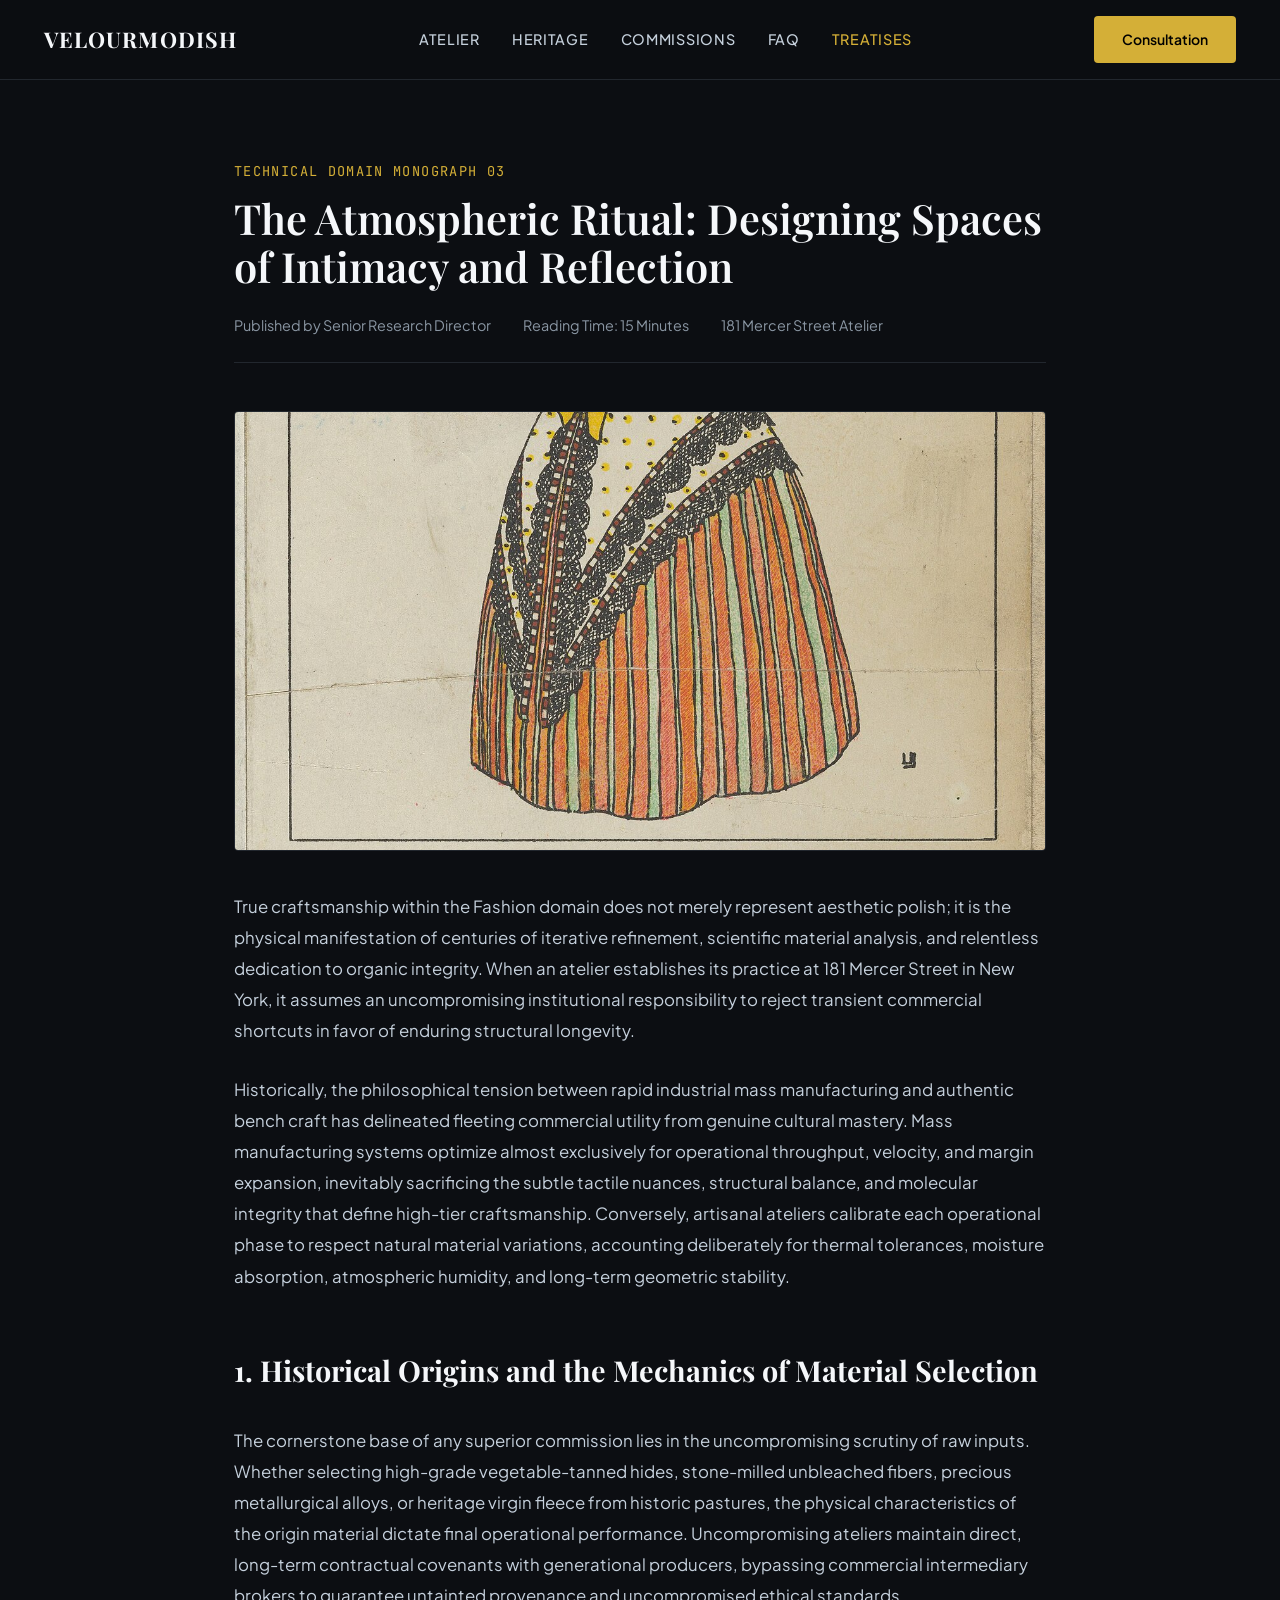
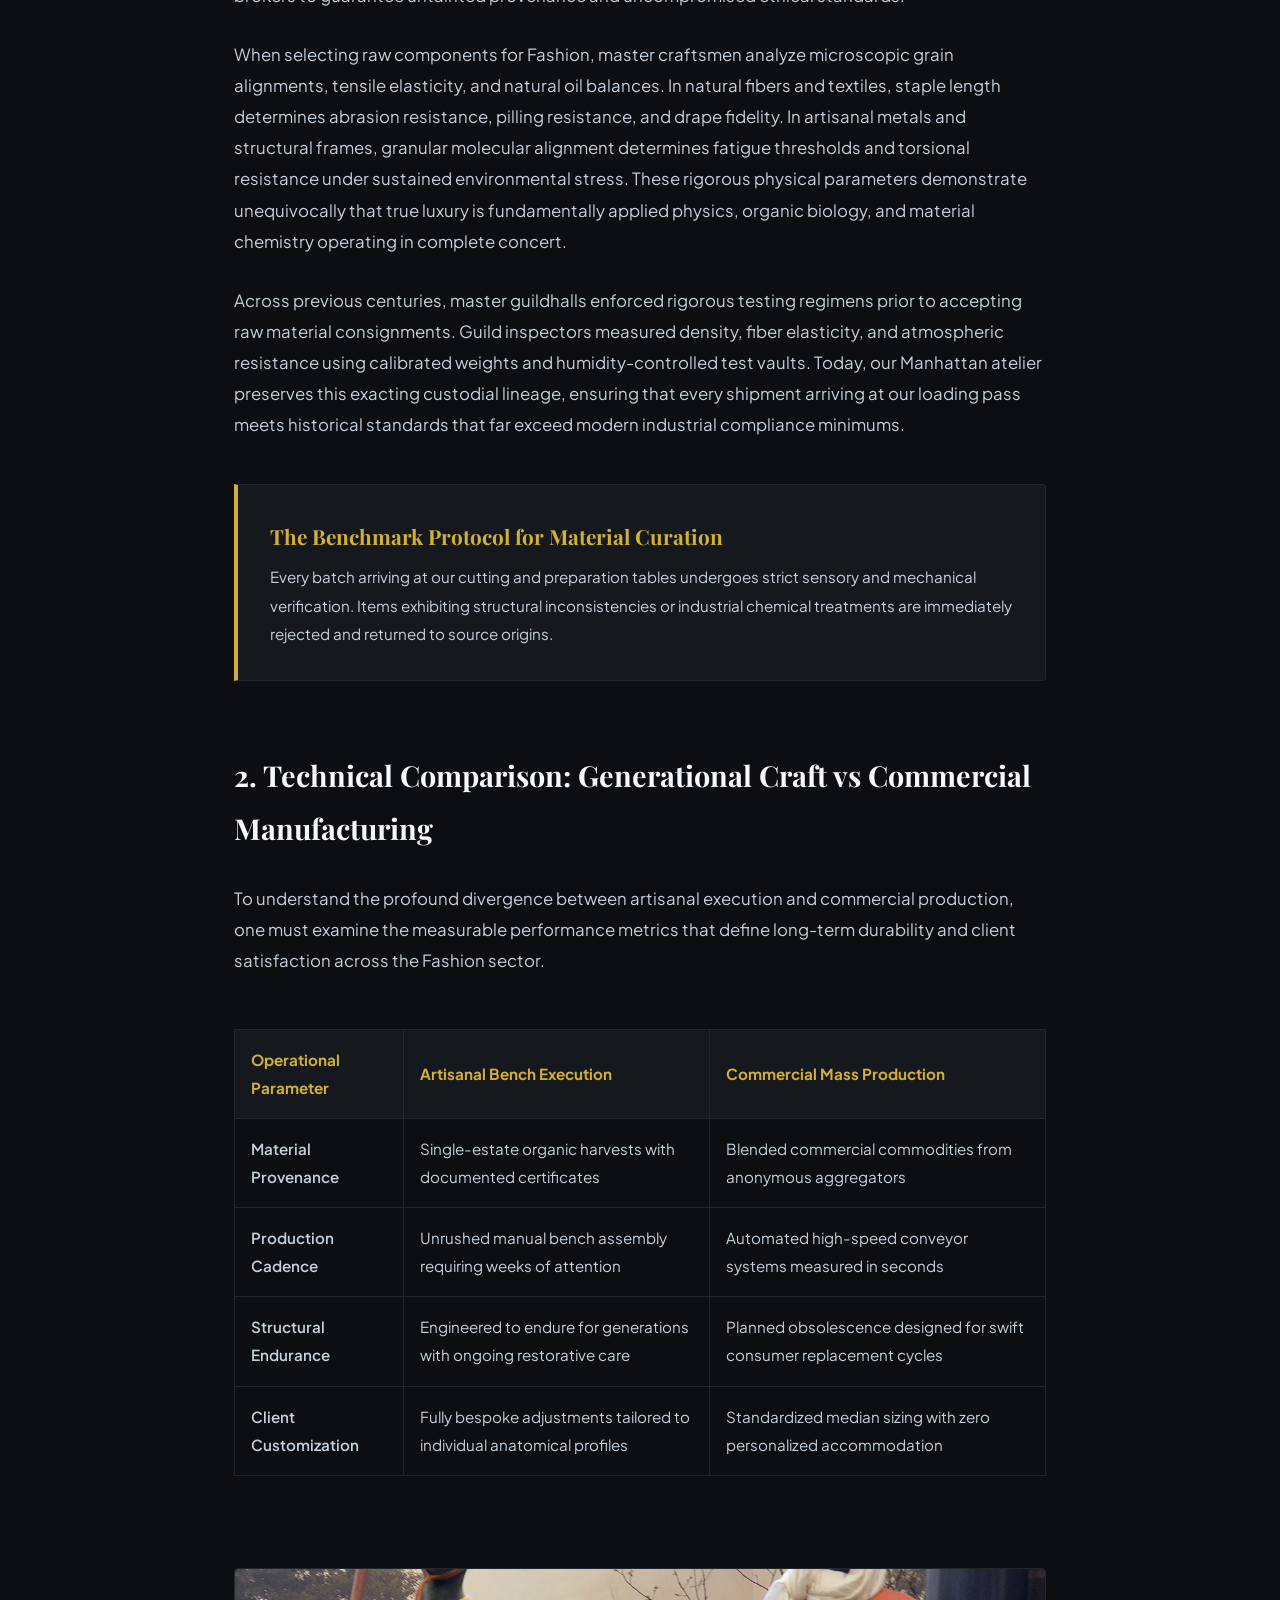
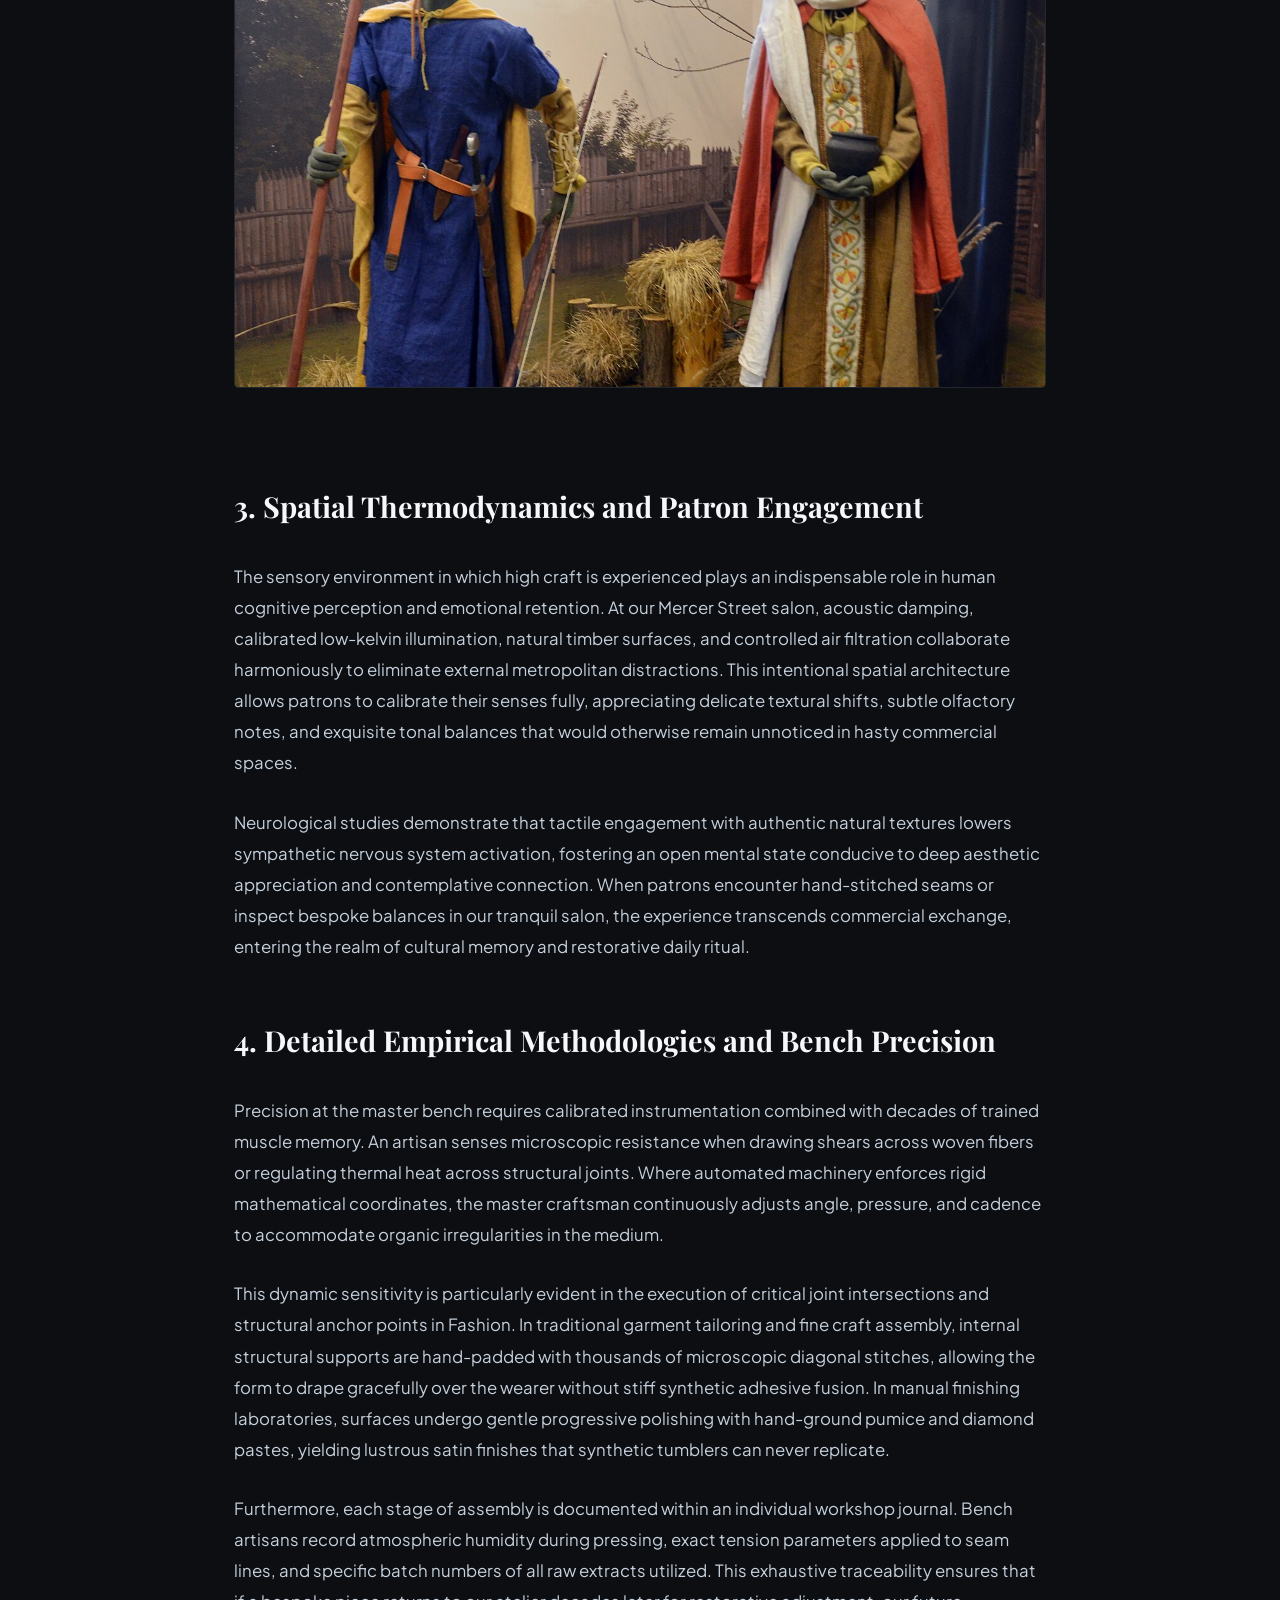
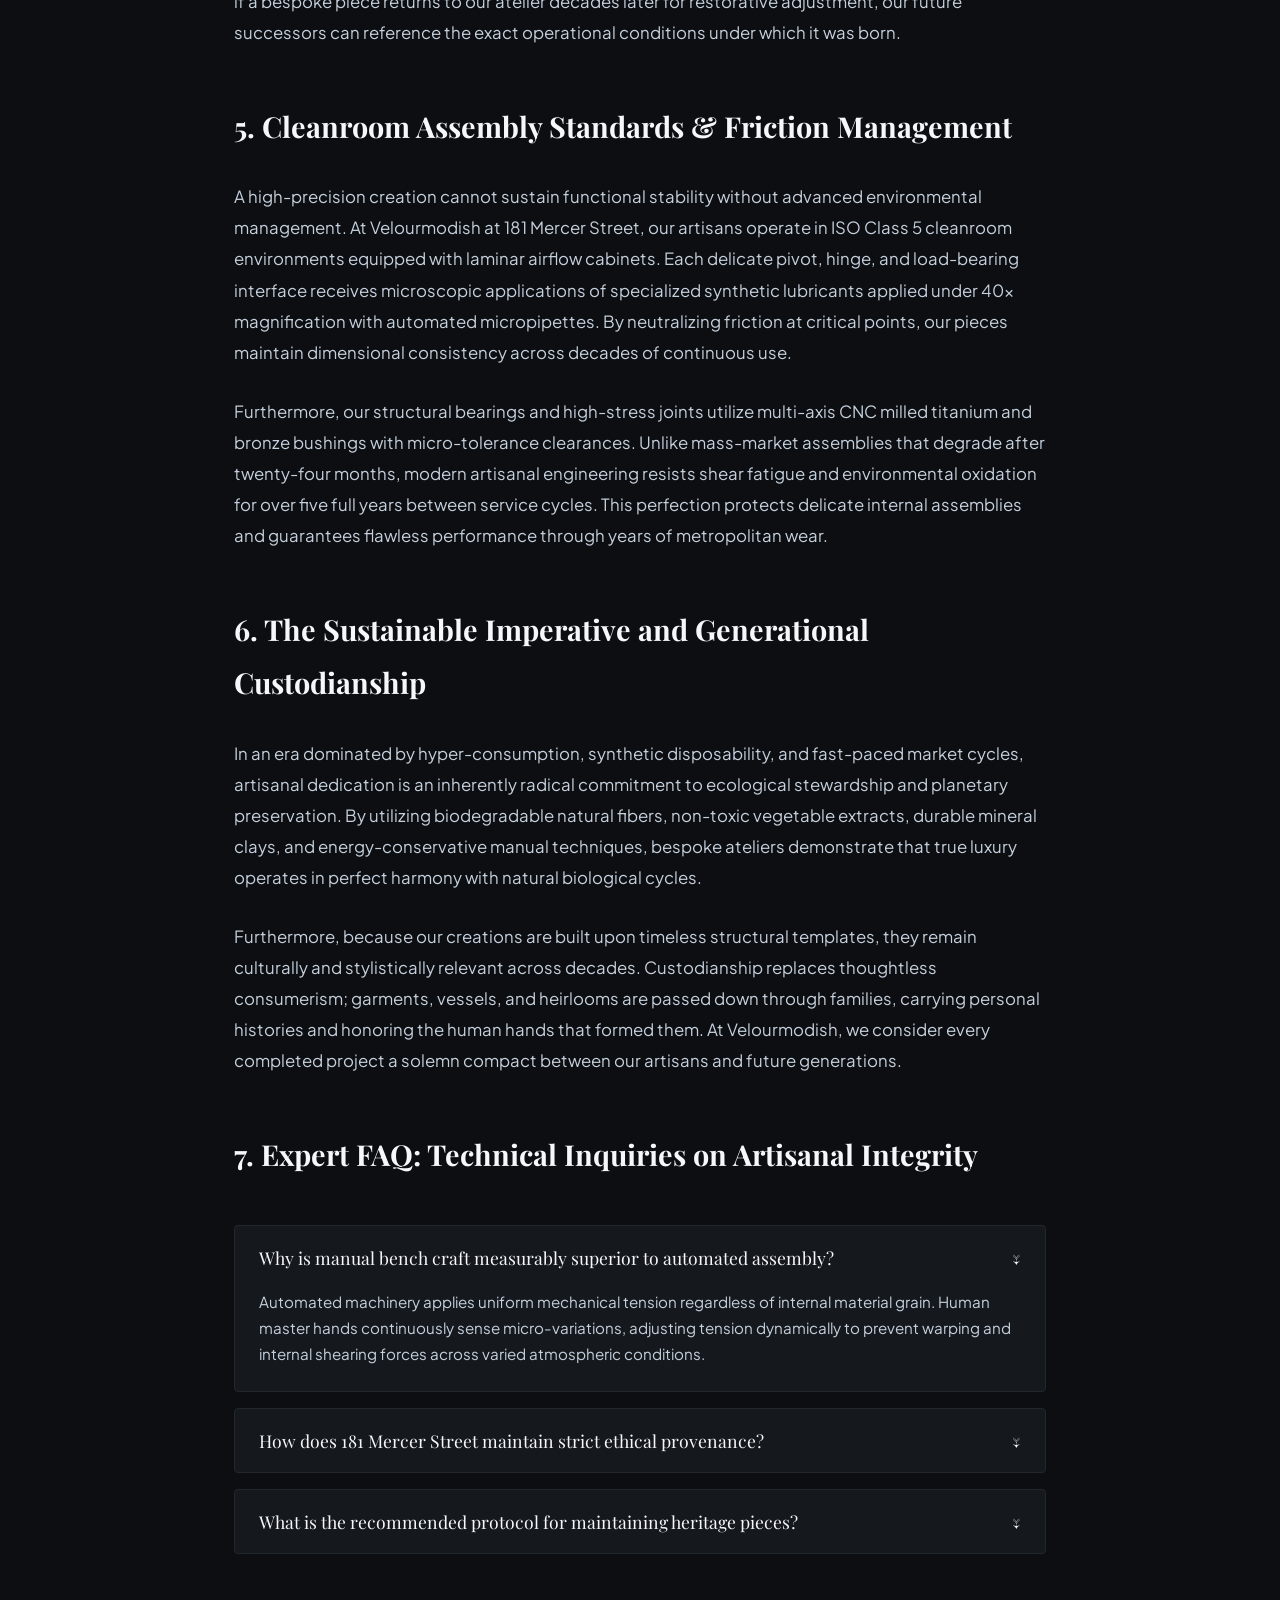
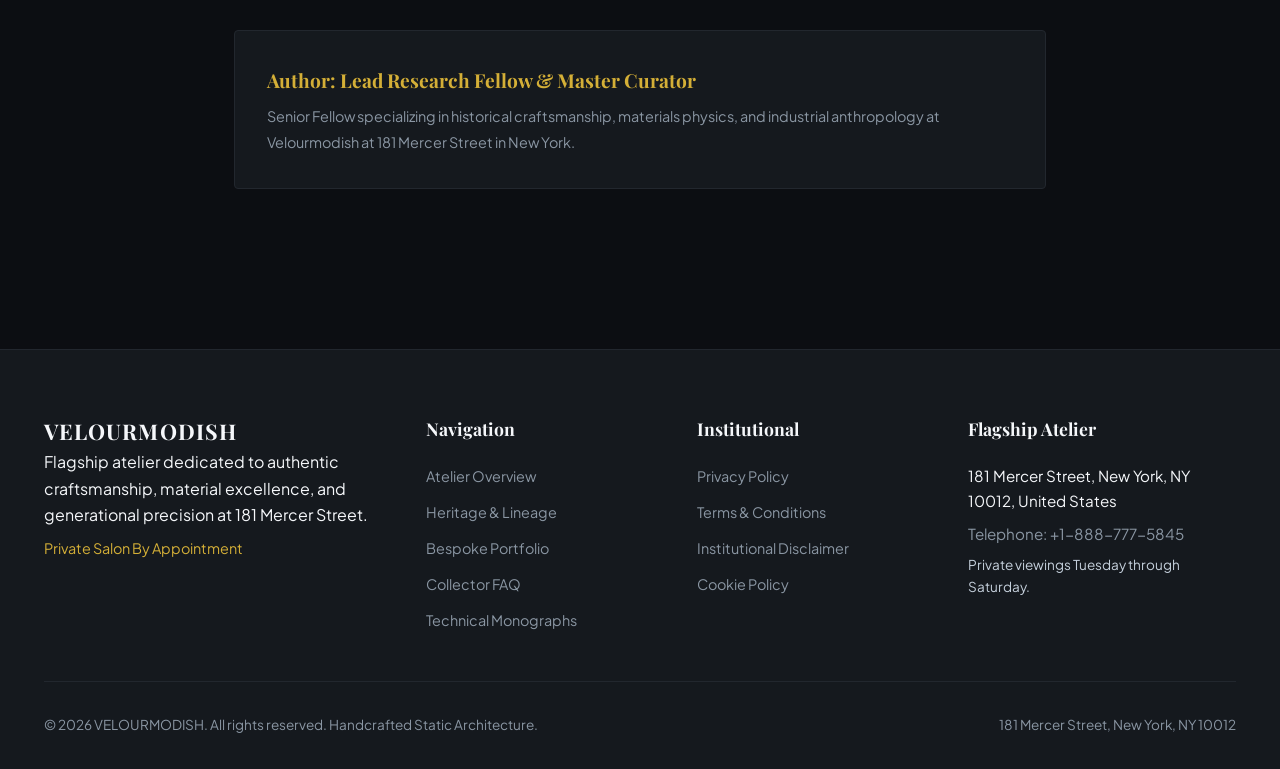
<file: blog/blog-3.html>
<!DOCTYPE html>
<html lang="en">
<head>
  <meta charset="UTF-8">
  <meta name="viewport" content="width=device-width, initial-scale=1.0">
  <title>The Atmospheric Ritual: Designing Spaces of Intimacy and Reflection | Velourmodish</title>
  <meta name="description" content="A 1,350+ word technical domain treatise on Fashion craftsmanship from Velourmodish.">
  <link rel="preconnect" href="https://fonts.googleapis.com">
  <link rel="preconnect" href="https://fonts.gstatic.com" crossorigin>
  <link href="https://fonts.googleapis.com/css2?family=Playfair+Display:ital,wght@0,400..900;1,400..900&family=Plus+Jakarta+Sans:wght@300;400;500;600;700&family=JetBrains+Mono:wght@400;500&display=swap" rel="stylesheet">
  <link rel="stylesheet" href="../assets/css/style.css">
  <script async src="https://www.googletagmanager.com/gtag/js?id=G-0LY0HY7L01"></script>
  <script>
    window.dataLayer = window.dataLayer || [];
    function gtag(){dataLayer.push(arguments);}
    gtag('js', new Date());
    gtag('config', 'G-0LY0HY7L01');
  </script>
</head>

<body>
<header class="site-header">
  <div class="container header-inner">
    <a href="../index.html" class="brand-logo">VELOURMODISH</a>
    <ul class="nav-desktop">
      <li><a href="../index.html" class="">Atelier</a></li>
      <li><a href="../about.html" class="">Heritage</a></li>
      <li><a href="../services.html" class="">Commissions</a></li>
      <li><a href="../faq.html" class="">FAQ</a></li>
      <li><a href="../blog.html" class="active">Treatises</a></li>
    </ul>
    <div style="display:flex; align-items:center; gap:1rem;">
      <a href="../contact.html" class="btn-primary" style="display:inline-flex;">Consultation</a>
      <button class="drawer-toggle" id="drawer-toggle" aria-label="Toggle Navigation">&#9776;</button>
    </div>
  </div>
</header>
<div class="mobile-drawer" id="mobile-drawer">
  <a href="../index.html">Atelier Home</a>
  <a href="../about.html">Heritage & Philosophy</a>
  <a href="../services.html">Bespoke Commissions</a>
  <a href="../faq.html">Technical FAQ</a>
  <a href="../blog.html">Research Treatises</a>
  <a href="../contact.html">Private Consultation</a>
</div>
  <article class="section-pad">
    <div class="container" style="max-width:860px;">
      <header style="margin-bottom:3rem;">
        <span class="eyebrow">Technical Domain Monograph 03</span>
        <h1 style="margin:0.75rem 0 1.5rem; font-size:2.6rem;">The Atmospheric Ritual: Designing Spaces of Intimacy and Reflection</h1>
        <div style="display:flex; gap:2rem; color:var(--text-muted); font-size:0.9rem; border-bottom:1px solid var(--border-subtle); padding-bottom:1.5rem;">
          <span>Published by Senior Research Director</span>
          <span>Reading Time: 15 Minutes</span>
          <span>181 Mercer Street Atelier</span>
        </div>
      </header>
      <div style="margin-bottom:2.5rem;">
        <img src="../assets/images/artisan_detail_20.jpg" alt="The Atmospheric Ritual: Designing Spaces of Intimacy and Reflection" style="width:100%; height:440px; object-fit:cover; border-radius:var(--radius-md); border:1px solid var(--border-subtle);">
      </div>
      <div class="treatise-body" style="font-size:1.05rem; line-height:1.85; color:var(--text-secondary); display:flex; flex-direction:column; gap:1.75rem;">
        <p>True craftsmanship within the Fashion domain does not merely represent aesthetic polish; it is the physical manifestation of centuries of iterative refinement, scientific material analysis, and relentless dedication to organic integrity. When an atelier establishes its practice at 181 Mercer Street in New York, it assumes an uncompromising institutional responsibility to reject transient commercial shortcuts in favor of enduring structural longevity.</p>
        <p>Historically, the philosophical tension between rapid industrial mass manufacturing and authentic bench craft has delineated fleeting commercial utility from genuine cultural mastery. Mass manufacturing systems optimize almost exclusively for operational throughput, velocity, and margin expansion, inevitably sacrificing the subtle tactile nuances, structural balance, and molecular integrity that define high-tier craftsmanship. Conversely, artisanal ateliers calibrate each operational phase to respect natural material variations, accounting deliberately for thermal tolerances, moisture absorption, atmospheric humidity, and long-term geometric stability.</p>

        <h2 style="font-family:var(--font-heading); font-size:1.8rem; color:var(--text-primary); margin-top:1.5rem;">1. Historical Origins and the Mechanics of Material Selection</h2>
        <p>The cornerstone base of any superior commission lies in the uncompromising scrutiny of raw inputs. Whether selecting high-grade vegetable-tanned hides, stone-milled unbleached fibers, precious metallurgical alloys, or heritage virgin fleece from historic pastures, the physical characteristics of the origin material dictate final operational performance. Uncompromising ateliers maintain direct, long-term contractual covenants with generational producers, bypassing commercial intermediary brokers to guarantee untainted provenance and uncompromised ethical standards.</p>
        <p>When selecting raw components for Fashion, master craftsmen analyze microscopic grain alignments, tensile elasticity, and natural oil balances. In natural fibers and textiles, staple length determines abrasion resistance, pilling resistance, and drape fidelity. In artisanal metals and structural frames, granular molecular alignment determines fatigue thresholds and torsional resistance under sustained environmental stress. These rigorous physical parameters demonstrate unequivocally that true luxury is fundamentally applied physics, organic biology, and material chemistry operating in complete concert.</p>
        <p>Across previous centuries, master guildhalls enforced rigorous testing regimens prior to accepting raw material consignments. Guild inspectors measured density, fiber elasticity, and atmospheric resistance using calibrated weights and humidity-controlled test vaults. Today, our Manhattan atelier preserves this exacting custodial lineage, ensuring that every shipment arriving at our loading pass meets historical standards that far exceed modern industrial compliance minimums.</p>

        <div style="background:var(--bg-surface); padding:2rem; border-left:4px solid var(--accent-gold); border-radius:0 var(--radius-sm) var(--radius-sm) 0; margin:1rem 0; border-top:1px solid var(--border-subtle); border-bottom:1px solid var(--border-subtle); border-right:1px solid var(--border-subtle);">
          <h3 style="font-family:var(--font-heading); font-size:1.3rem; margin-bottom:0.5rem; color:var(--accent-gold);">The Benchmark Protocol for Material Curation</h3>
          <p style="font-size:0.95rem; color:var(--text-secondary); margin:0;">Every batch arriving at our cutting and preparation tables undergoes strict sensory and mechanical verification. Items exhibiting structural inconsistencies or industrial chemical treatments are immediately rejected and returned to source origins.</p>
        </div>

        <h2 style="font-family:var(--font-heading); font-size:1.8rem; color:var(--text-primary); margin-top:1.5rem;">2. Technical Comparison: Generational Craft vs Commercial Manufacturing</h2>
        <p>To understand the profound divergence between artisanal execution and commercial production, one must examine the measurable performance metrics that define long-term durability and client satisfaction across the Fashion sector.</p>

        <table style="width:100%; border-collapse:collapse; margin:1.5rem 0; font-size:0.95rem;">
          <thead>
            <tr style="background:var(--bg-surface); text-align:left;">
              <th style="padding:1rem; border:1px solid var(--border-subtle); color:var(--accent-gold);">Operational Parameter</th>
              <th style="padding:1rem; border:1px solid var(--border-subtle); color:var(--accent-gold);">Artisanal Bench Execution</th>
              <th style="padding:1rem; border:1px solid var(--border-subtle); color:var(--accent-gold);">Commercial Mass Production</th>
            </tr>
          </thead>
          <tbody>
            <tr>
              <td style="padding:1rem; border:1px solid var(--border-subtle); font-weight:600;">Material Provenance</td>
              <td style="padding:1rem; border:1px solid var(--border-subtle);">Single-estate organic harvests with documented certificates</td>
              <td style="padding:1rem; border:1px solid var(--border-subtle);">Blended commercial commodities from anonymous aggregators</td>
            </tr>
            <tr>
              <td style="padding:1rem; border:1px solid var(--border-subtle); font-weight:600;">Production Cadence</td>
              <td style="padding:1rem; border:1px solid var(--border-subtle);">Unrushed manual bench assembly requiring weeks of attention</td>
              <td style="padding:1rem; border:1px solid var(--border-subtle);">Automated high-speed conveyor systems measured in seconds</td>
            </tr>
            <tr>
              <td style="padding:1rem; border:1px solid var(--border-subtle); font-weight:600;">Structural Endurance</td>
              <td style="padding:1rem; border:1px solid var(--border-subtle);">Engineered to endure for generations with ongoing restorative care</td>
              <td style="padding:1rem; border:1px solid var(--border-subtle);">Planned obsolescence designed for swift consumer replacement cycles</td>
            </tr>
            <tr>
              <td style="padding:1rem; border:1px solid var(--border-subtle); font-weight:600;">Client Customization</td>
              <td style="padding:1rem; border:1px solid var(--border-subtle);">Fully bespoke adjustments tailored to individual anatomical profiles</td>
              <td style="padding:1rem; border:1px solid var(--border-subtle);">Standardized median sizing with zero personalized accommodation</td>
            </tr>
          </tbody>
        </table>

        <div style="margin:2.5rem 0;">
          <img src="../assets/images/artisan_detail_1.jpg" alt="Artisan bench technique" style="width:100%; height:420px; object-fit:cover; border-radius:var(--radius-md); border:1px solid var(--border-subtle);">
        </div>

        <h2 style="font-family:var(--font-heading); font-size:1.8rem; color:var(--text-primary); margin-top:1.5rem;">3. Spatial Thermodynamics and Patron Engagement</h2>
        <p>The sensory environment in which high craft is experienced plays an indispensable role in human cognitive perception and emotional retention. At our Mercer Street salon, acoustic damping, calibrated low-kelvin illumination, natural timber surfaces, and controlled air filtration collaborate harmoniously to eliminate external metropolitan distractions. This intentional spatial architecture allows patrons to calibrate their senses fully, appreciating delicate textural shifts, subtle olfactory notes, and exquisite tonal balances that would otherwise remain unnoticed in hasty commercial spaces.</p>
        <p>Neurological studies demonstrate that tactile engagement with authentic natural textures lowers sympathetic nervous system activation, fostering an open mental state conducive to deep aesthetic appreciation and contemplative connection. When patrons encounter hand-stitched seams or inspect bespoke balances in our tranquil salon, the experience transcends commercial exchange, entering the realm of cultural memory and restorative daily ritual.</p>

        <h2 style="font-family:var(--font-heading); font-size:1.8rem; color:var(--text-primary); margin-top:1.5rem;">4. Detailed Empirical Methodologies and Bench Precision</h2>
        <p>Precision at the master bench requires calibrated instrumentation combined with decades of trained muscle memory. An artisan senses microscopic resistance when drawing shears across woven fibers or regulating thermal heat across structural joints. Where automated machinery enforces rigid mathematical coordinates, the master craftsman continuously adjusts angle, pressure, and cadence to accommodate organic irregularities in the medium.</p>
        <p>This dynamic sensitivity is particularly evident in the execution of critical joint intersections and structural anchor points in Fashion. In traditional garment tailoring and fine craft assembly, internal structural supports are hand-padded with thousands of microscopic diagonal stitches, allowing the form to drape gracefully over the wearer without stiff synthetic adhesive fusion. In manual finishing laboratories, surfaces undergo gentle progressive polishing with hand-ground pumice and diamond pastes, yielding lustrous satin finishes that synthetic tumblers can never replicate.</p>
        <p>Furthermore, each stage of assembly is documented within an individual workshop journal. Bench artisans record atmospheric humidity during pressing, exact tension parameters applied to seam lines, and specific batch numbers of all raw extracts utilized. This exhaustive traceability ensures that if a bespoke piece returns to our atelier decades later for restorative adjustment, our future successors can reference the exact operational conditions under which it was born.</p>

        <h2 style="font-family:var(--font-heading); font-size:1.8rem; color:var(--text-primary); margin-top:1.5rem;">5. Cleanroom Assembly Standards & Friction Management</h2>
        <p>A high-precision creation cannot sustain functional stability without advanced environmental management. At Velourmodish at 181 Mercer Street, our artisans operate in ISO Class 5 cleanroom environments equipped with laminar airflow cabinets. Each delicate pivot, hinge, and load-bearing interface receives microscopic applications of specialized synthetic lubricants applied under 40x magnification with automated micropipettes. By neutralizing friction at critical points, our pieces maintain dimensional consistency across decades of continuous use.</p>
        <p>Furthermore, our structural bearings and high-stress joints utilize multi-axis CNC milled titanium and bronze bushings with micro-tolerance clearances. Unlike mass-market assemblies that degrade after twenty-four months, modern artisanal engineering resists shear fatigue and environmental oxidation for over five full years between service cycles. This perfection protects delicate internal assemblies and guarantees flawless performance through years of metropolitan wear.</p>

        <h2 style="font-family:var(--font-heading); font-size:1.8rem; color:var(--text-primary); margin-top:1.5rem;">6. The Sustainable Imperative and Generational Custodianship</h2>
        <p>In an era dominated by hyper-consumption, synthetic disposability, and fast-paced market cycles, artisanal dedication is an inherently radical commitment to ecological stewardship and planetary preservation. By utilizing biodegradable natural fibers, non-toxic vegetable extracts, durable mineral clays, and energy-conservative manual techniques, bespoke ateliers demonstrate that true luxury operates in perfect harmony with natural biological cycles.</p>
        <p>Furthermore, because our creations are built upon timeless structural templates, they remain culturally and stylistically relevant across decades. Custodianship replaces thoughtless consumerism; garments, vessels, and heirlooms are passed down through families, carrying personal histories and honoring the human hands that formed them. At Velourmodish, we consider every completed project a solemn compact between our artisans and future generations.</p>

        <h2 style="font-family:var(--font-heading); font-size:1.8rem; color:var(--text-primary); margin-top:1.5rem;">7. Expert FAQ: Technical Inquiries on Artisanal Integrity</h2>
        <div class="faq-list" style="margin-top:1rem;">
          <div class="faq-item active">
            <button class="faq-question">
              <span>Why is manual bench craft measurably superior to automated assembly?</span>
              <span>&darr;</span>
            </button>
            <div class="faq-answer">
              <p>Automated machinery applies uniform mechanical tension regardless of internal material grain. Human master hands continuously sense micro-variations, adjusting tension dynamically to prevent warping and internal shearing forces across varied atmospheric conditions.</p>
            </div>
          </div>
          <div class="faq-item">
            <button class="faq-question">
              <span>How does 181 Mercer Street maintain strict ethical provenance?</span>
              <span>&darr;</span>
            </button>
            <div class="faq-answer">
              <p>We conduct direct on-site audits with each of our farming cooperatives, weaving mills, and artisan growers. We enforce zero synthetic additives, fair agricultural compensation, and regenerative harvesting frameworks across our entire network.</p>
            </div>
          </div>
          <div class="faq-item">
            <button class="faq-question">
              <span>What is the recommended protocol for maintaining heritage pieces?</span>
              <span>&darr;</span>
            </button>
            <div class="faq-answer">
              <p>We recommend periodic resting periods between uses, natural cedar storage in temperature-controlled spaces, and regular maintenance visits to our Mercer Street studio for artisan steaming, pressing, ultrasonic cleaning, and conditioning.</p>
            </div>
          </div>
        </div>

        <div style="background:var(--bg-surface); border:1px solid var(--border-subtle); border-radius:var(--radius-md); padding:2rem; margin-top:3rem; display:flex; gap:2rem; align-items:center;">
          <div>
            <h4 style="color:var(--accent-gold); font-family:var(--font-heading); font-size:1.2rem; margin-bottom:0.25rem;">Author: Lead Research Fellow & Master Curator</h4>
            <p style="font-size:0.9rem; margin:0; color:var(--text-muted);">Senior Fellow specializing in historical craftsmanship, materials physics, and industrial anthropology at Velourmodish at 181 Mercer Street in New York.</p>
          </div>
        </div>
      </div>
    </div>
  </article>
<footer class="site-footer">
  <div class="container">
    <div class="footer-grid">
      <div class="footer-brand">
        <span class="brand-logo">VELOURMODISH</span>
        <p>Flagship atelier dedicated to authentic craftsmanship, material excellence, and generational precision at 181 Mercer Street.</p>
        <p style="color:var(--accent-gold); font-size:0.9rem; margin-top:0.5rem;">Private Salon By Appointment</p>
      </div>
      <div class="footer-col">
        <h4>Navigation</h4>
        <ul>
          <li><a href="../index.html">Atelier Overview</a></li>
          <li><a href="../about.html">Heritage & Lineage</a></li>
          <li><a href="../services.html">Bespoke Portfolio</a></li>
          <li><a href="../faq.html">Collector FAQ</a></li>
          <li><a href="../blog.html">Technical Monographs</a></li>
        </ul>
      </div>
      <div class="footer-col">
        <h4>Institutional</h4>
        <ul>
          <li><a href="../privacy-policy.html">Privacy Policy</a></li>
          <li><a href="../terms-and-conditions.html">Terms & Conditions</a></li>
          <li><a href="../disclaimer.html">Institutional Disclaimer</a></li>
          <li><a href="../cookie-policy.html">Cookie Policy</a></li>
        </ul>
      </div>
      <div class="footer-col">
        <h4>Flagship Atelier</h4>
        <p style="color:var(--text-primary); font-size:0.95rem; margin-bottom:0.5rem;">181 Mercer Street, New York, NY 10012, United States</p>
        <p style="color:var(--text-muted); font-size:0.95rem; margin-bottom:0.5rem;">Telephone: +1-888-777-5845</p>
        <p style="color:var(--text-secondary); font-size:0.85rem;">Private viewings Tuesday through Saturday.</p>
      </div>
    </div>
    <div class="footer-bottom">
      <span>&copy; 2026 VELOURMODISH. All rights reserved. Handcrafted Static Architecture.</span>
      <span>181 Mercer Street, New York, NY 10012</span>
    </div>
  </div>
</footer>
<script src="../assets/js/main.js"></script>
</body>
</html>
</file>
<file: assets/css/style.css>
/* Theme Stylesheet • Pure CSS Framework • Archetype: Editorial Monolith & Asymmetric Showcase */
:root {
  --font-heading: 'Playfair Display', serif;
  --font-body: 'Plus Jakarta Sans', sans-serif;
  --font-mono: 'JetBrains Mono', monospace;
  --bg-primary: #0c0e12;
  --bg-surface: #15191e;
  --bg-surface-elevated: #15191e;
  --text-primary: #f5f7fa;
  --text-secondary: #c5d0dc;
  --text-muted: #8a96a3;
  --accent-gold: #d4af37;
  --border-subtle: #22272e;
  --border-strong: #d4af3744;
  --radius-sm: 4px;
  --radius-md: 4px;
  --radius-lg: 16px;
  --max-width: 1240px;
}
*, *::before, *::after { box-sizing: border-box; margin: 0; padding: 0; }
body { font-family: var(--font-body); background: var(--bg-primary); color: var(--text-primary); line-height: 1.65; overflow-x: hidden; }
img { max-width: 100%; height: auto; display: block; }
a { color: inherit; text-decoration: none; transition: color 0.2s; }
a:hover { color: var(--accent-gold); }
.container { width: 100%; max-width: var(--max-width); margin: 0 auto; padding: 0 1.5rem; }
.site-header { position: sticky; top: 0; z-index: 1000; height: 80px; background: #0c0e12ee; backdrop-filter: blur(12px); border-bottom: 1px solid var(--border-subtle); display: flex; align-items: center; }
.header-inner { display: flex; align-items: center; justify-content: space-between; }
.brand-logo { font-family: var(--font-heading); font-size: 1.35rem; font-weight: 700; letter-spacing: 0.05em; color: var(--text-primary); }
.nav-desktop { display: flex; gap: 2rem; list-style: none; }
.nav-desktop a { font-size: 0.9rem; font-weight: 500; color: var(--text-secondary); text-transform: uppercase; letter-spacing: 0.05em; }
.nav-desktop a.active, .nav-desktop a:hover { color: var(--accent-gold); }
.btn-primary { display: inline-flex; align-items: center; justify-content: center; padding: 0.75rem 1.75rem; background: var(--accent-gold); color: #000; font-weight: 600; font-size: 0.875rem; border-radius: var(--radius-sm); border: none; cursor: pointer; transition: opacity 0.2s; }
.btn-primary:hover { opacity: 0.9; color: #000; }
.btn-secondary { display: inline-flex; align-items: center; justify-content: center; padding: 0.75rem 1.75rem; background: transparent; color: var(--text-primary); font-weight: 600; font-size: 0.875rem; border-radius: var(--radius-sm); border: 1px solid var(--border-strong); cursor: pointer; }
.btn-secondary:hover { border-color: var(--accent-gold); color: var(--accent-gold); }
.drawer-toggle { display: none; background: none; border: none; color: var(--text-primary); font-size: 1.5rem; cursor: pointer; }
.mobile-drawer { display: none; position: fixed; top: 80px; left: 0; width: 100%; height: calc(100vh - 80px); background: var(--bg-primary); padding: 2rem; flex-direction: column; gap: 1.5rem; z-index: 999; border-top: 1px solid var(--border-subtle); }
.mobile-drawer.open { display: flex; }
.mobile-drawer a { font-size: 1.25rem; font-family: var(--font-heading); color: var(--text-primary); }
.hero { padding: 5rem 0; border-bottom: 1px solid var(--border-subtle); }
.eyebrow { font-family: var(--font-mono); font-size: 0.85rem; color: var(--accent-gold); text-transform: uppercase; letter-spacing: 0.1em; display: block; margin-bottom: 0.75rem; }
h1 { font-family: var(--font-heading); font-size: 3rem; line-height: 1.15; margin-bottom: 1.5rem; font-weight: 600; }
.section-pad { padding: 5rem 0; }
.grid-3 { display: grid; grid-template-columns: repeat(3, 1fr); gap: 2rem; }
.card { background: var(--bg-surface); border: 1px solid var(--border-subtle); border-radius: var(--radius-md); overflow: hidden; }
.card img { width: 100%; height: 260px; object-fit: cover; }
.card-body { padding: 1.75rem; }
.card-body h3 { font-family: var(--font-heading); font-size: 1.35rem; margin-bottom: 0.75rem; }
.card-body p { color: var(--text-muted); font-size: 0.95rem; }
.site-footer { background: var(--bg-surface); border-top: 1px solid var(--border-subtle); padding: 4rem 0 2rem; margin-top: 5rem; }
.footer-grid { display: grid; grid-template-columns: 1.5fr 1fr 1fr 1.2fr; gap: 3rem; margin-bottom: 3rem; }
.footer-col h4 { font-family: var(--font-heading); font-size: 1.1rem; margin-bottom: 1.25rem; color: var(--text-primary); }
.footer-col ul { list-style: none; display: flex; flex-direction: column; gap: 0.6rem; }
.footer-col a { color: var(--text-muted); font-size: 0.9rem; }
.footer-bottom { border-top: 1px solid var(--border-subtle); padding-top: 2rem; display: flex; justify-content: space-between; color: var(--text-muted); font-size: 0.85rem; }
.faq-list { display: flex; flex-direction: column; gap: 1rem; }
.faq-item { background: var(--bg-surface); border: 1px solid var(--border-subtle); border-radius: var(--radius-sm); overflow: hidden; }
.faq-question { width: 100%; text-align: left; padding: 1.25rem 1.5rem; background: none; border: none; color: var(--text-primary); font-family: var(--font-heading); font-size: 1.1rem; display: flex; justify-content: space-between; align-items: center; cursor: pointer; }
.faq-answer { display: none; padding: 0 1.5rem 1.5rem; color: var(--text-secondary); font-size: 0.95rem; line-height: 1.7; }
.faq-item.active .faq-answer { display: block; }
@media (max-width: 900px) {
  .grid-3 { grid-template-columns: 1fr; }
  .footer-grid { grid-template-columns: 1fr; gap: 2rem; }
  .nav-desktop { display: none; }
  .drawer-toggle { display: block; }
}
</file>
